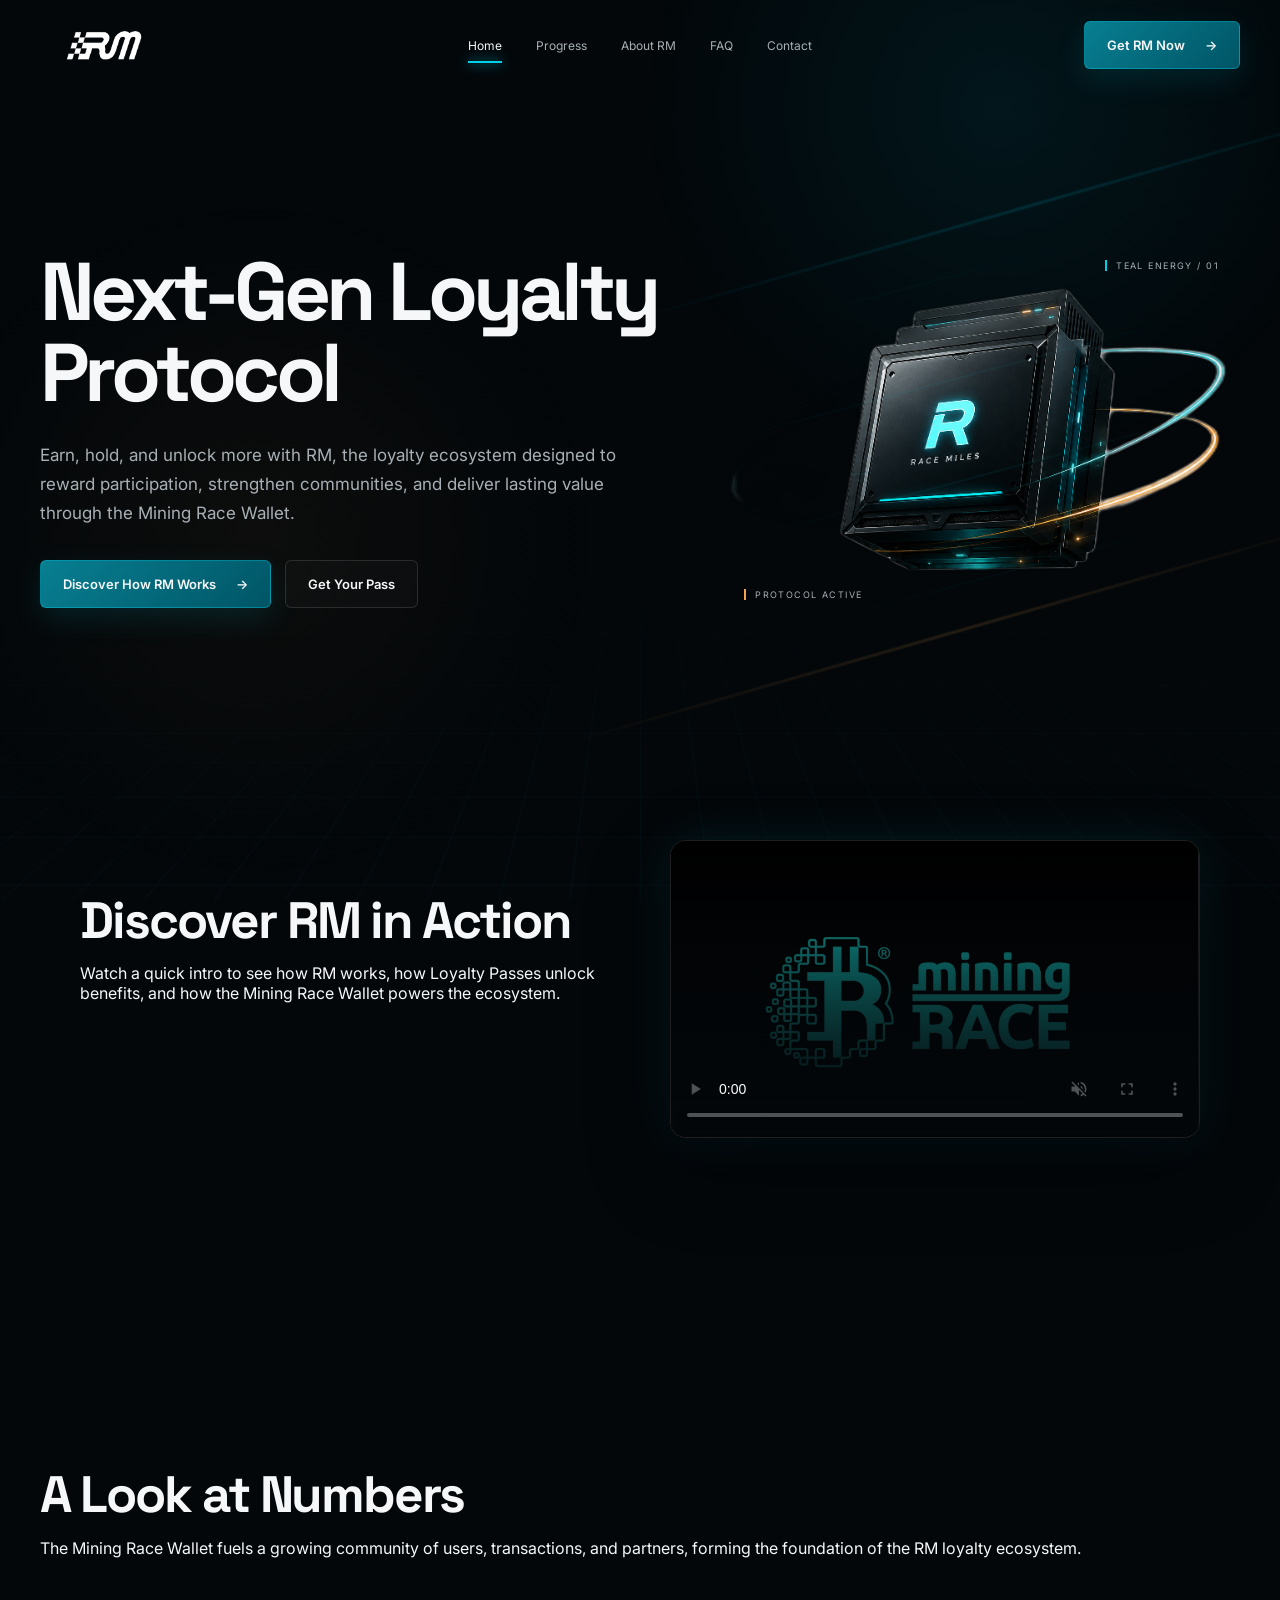
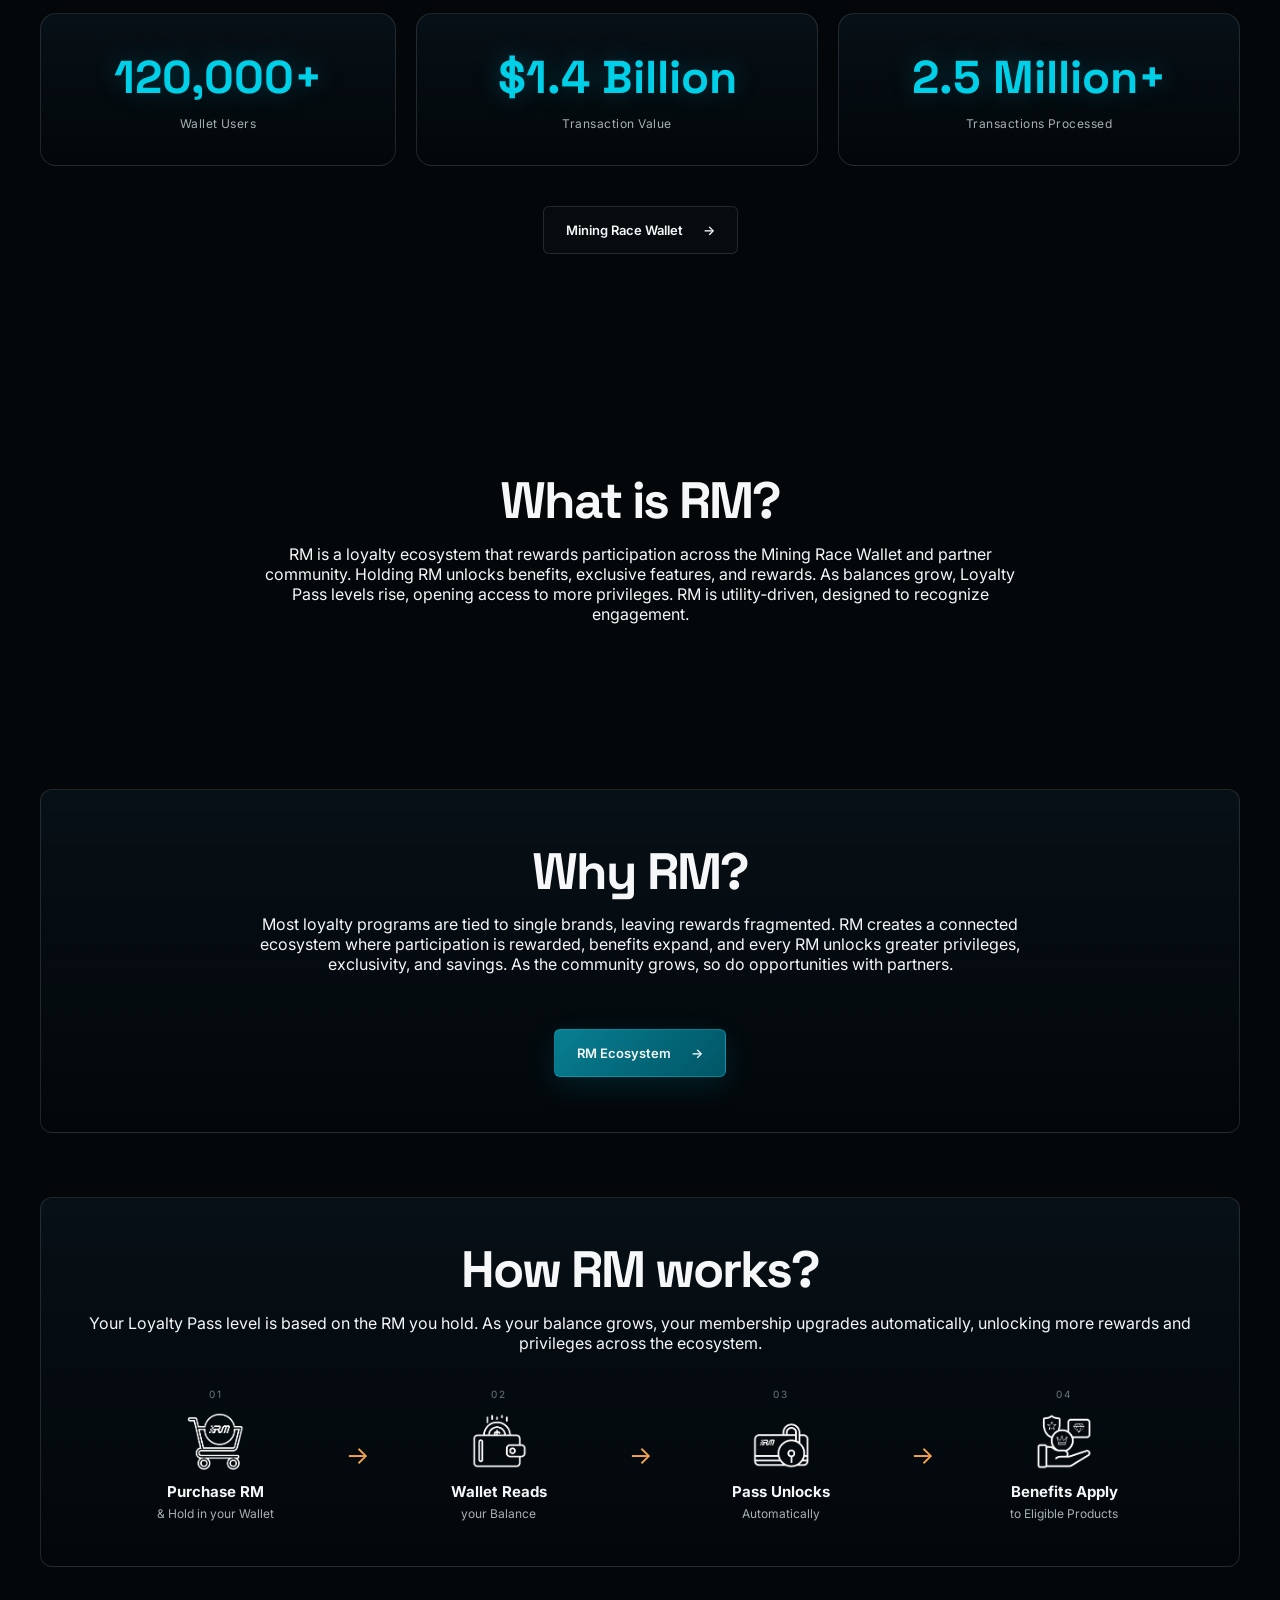
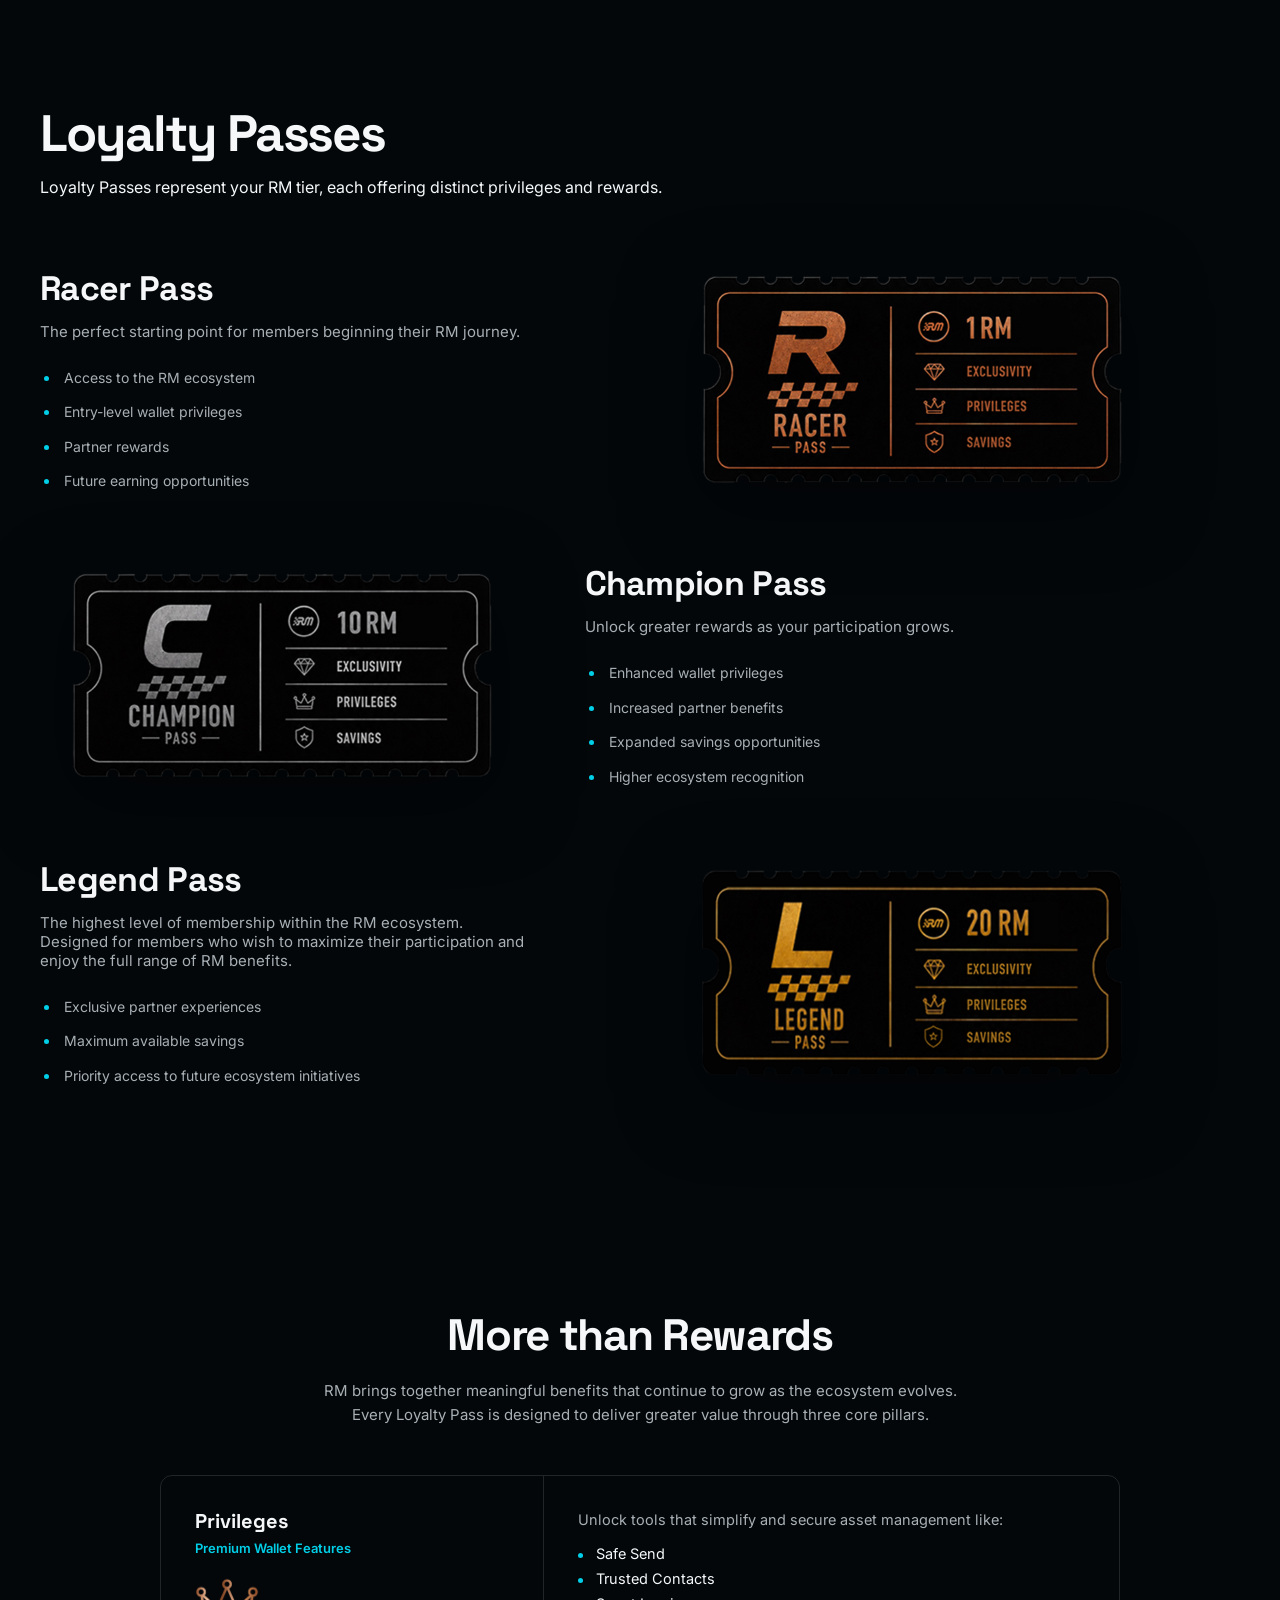
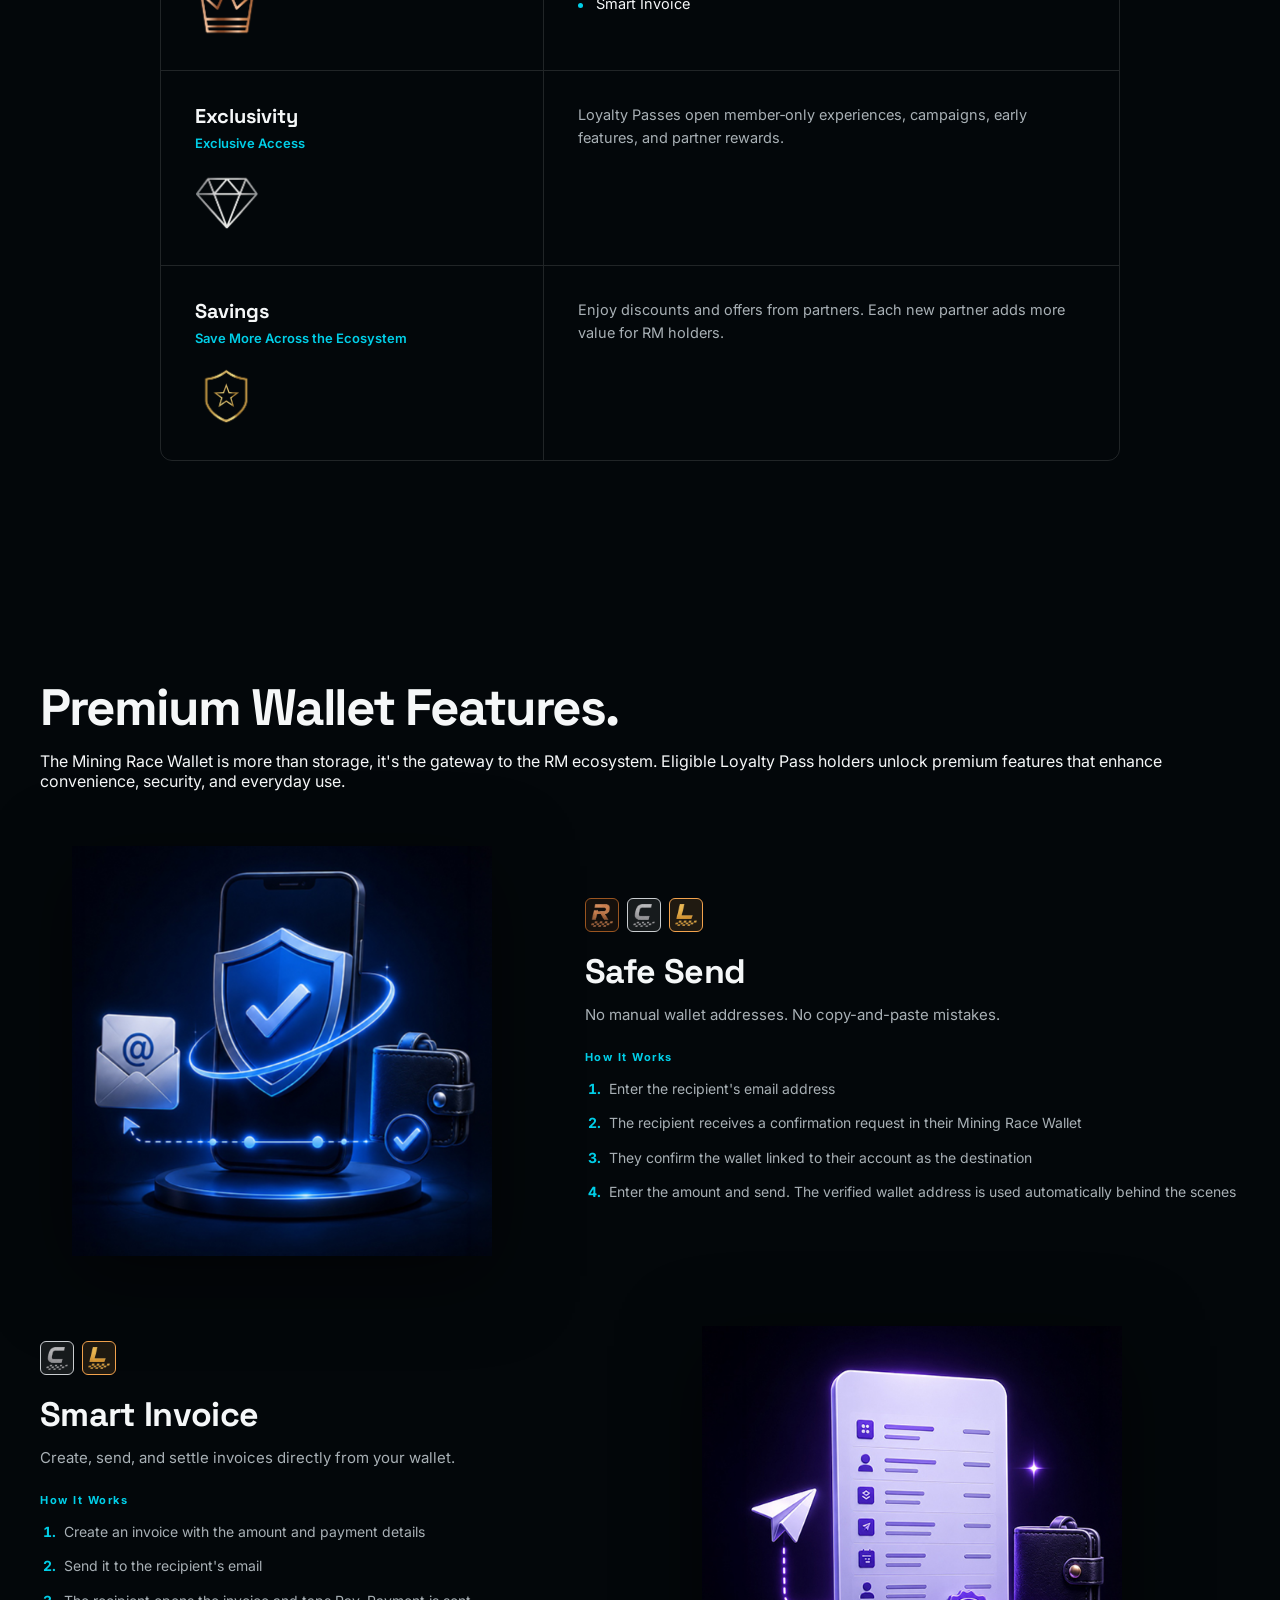
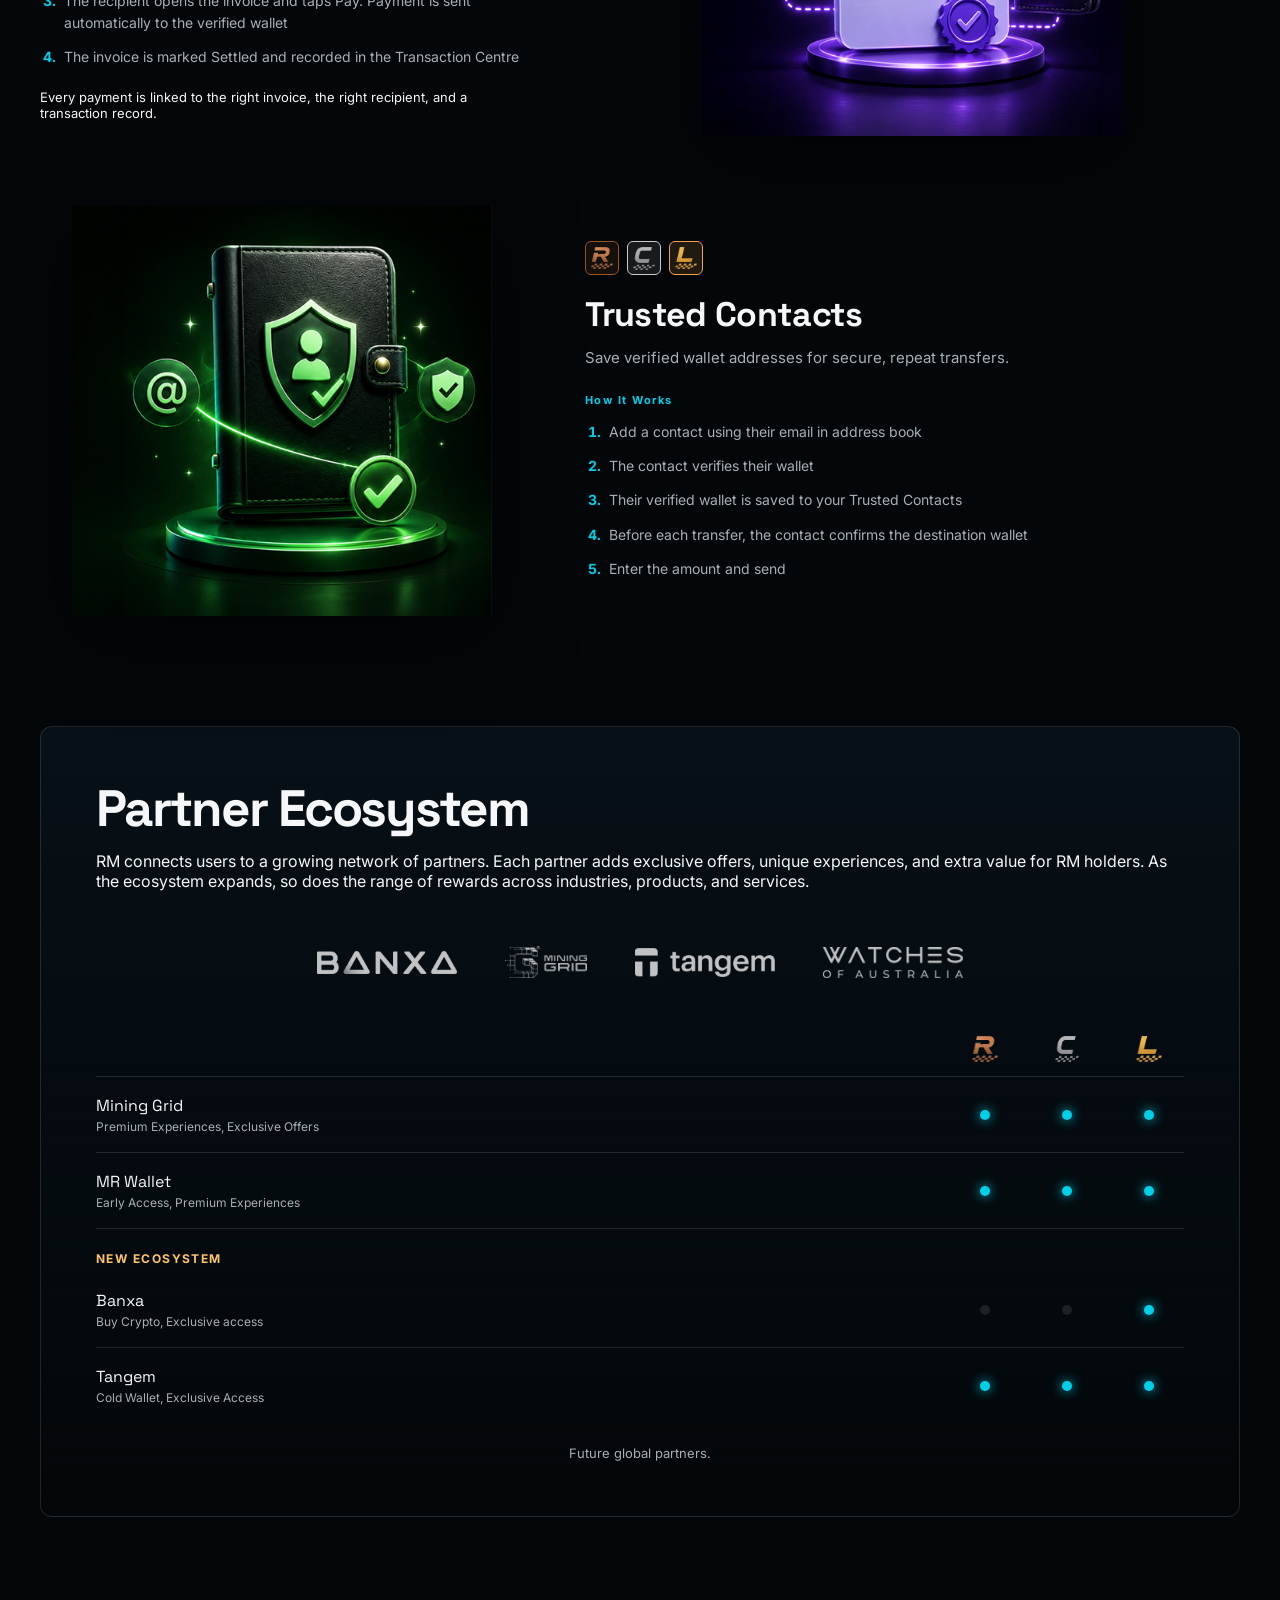
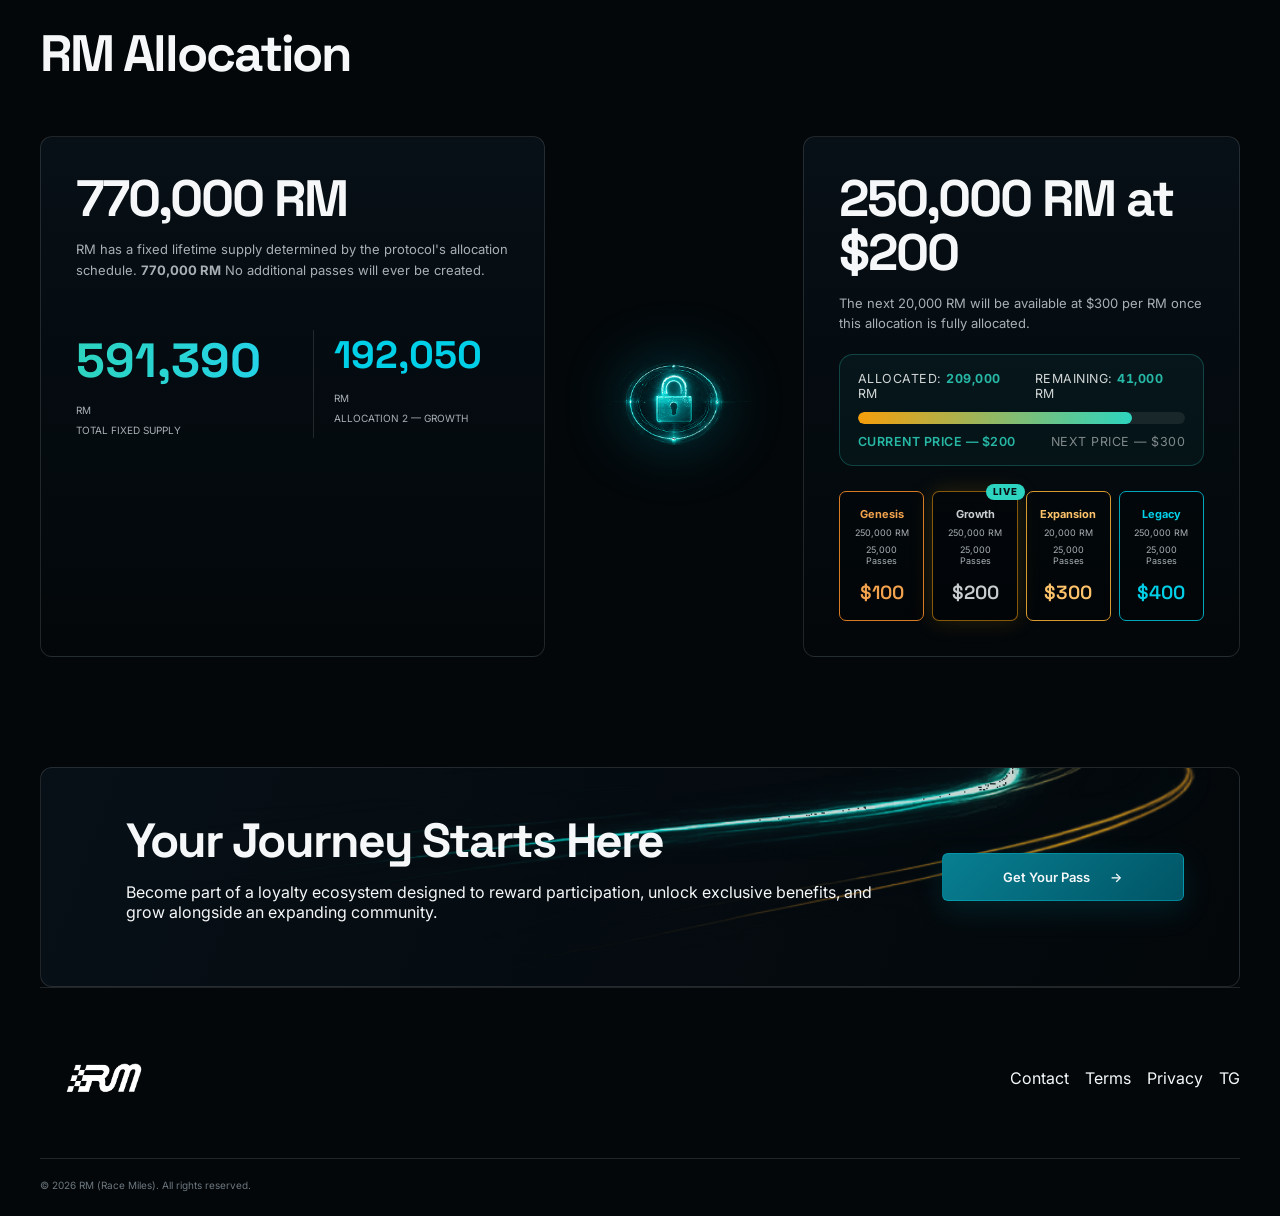
<file: index.html>
<!doctype html>
<html lang="en">
<head>
    <meta charset="utf-8">
    <meta name="viewport" content="width=device-width, initial-scale=1">
    <meta name="description" content="RM — the loyalty protocol of the Mining Race Wallet.">
    <title>RM — Race Miles | Loyalty Protocol</title>
    <link rel="preconnect" href="https://fonts.googleapis.com">
    <link rel="preconnect" href="https://fonts.gstatic.com" crossorigin>
    <link href="https://fonts.googleapis.com/css2?family=Inter:wght@400;500;600;700;800&family=Space+Grotesk:wght@500;600;700&display=swap" rel="stylesheet">
    <link rel="stylesheet" href="css/style.css">
</head>
<body>
<div class="site-bg" aria-hidden="true"><span class="trail trail-a"></span><span class="trail trail-b"></span><span class="grid-glow"></span></div>

<header class="header" id="header">
    <a class="brand" href="index.html" aria-label="RM home">
        <img class="rm-logo" src="assets/rm-logo.png"/>
    </a>
    <nav class="nav" id="nav" aria-label="Primary navigation">
        <a class="active" href="index.html">Home</a>
        <a href="protocol-progress.html">Progress</a>
        <a href="about.html">About RM</a>
        <a href="faq.html">FAQ</a>
        <a href="contact-us.html">Contact</a>
    </nav>
    <div class="header-actions">
        <a class="btn btn-primary" href="#cta">Get RM Now <span>→</span></a>
        <button class="menu-toggle" id="menuToggle" type="button" aria-label="Open navigation" aria-controls="nav" aria-expanded="false"><span></span><span></span><span></span></button>
    </div>
</header>

<main>
    <section class="hero section" id="home">
        <div class="hero-copy reveal">
            <h1>Next-Gen Loyalty Protocol</h1>
            <p class="lead">
                Earn, hold, and unlock more with RM, the loyalty ecosystem designed to reward participation, strengthen communities, and deliver lasting value through the Mining Race Wallet.
            </p>
            <div class="hero-actions">
                <a class="btn btn-primary" href="#ecosystem">Discover How RM Works <span>→</span></a>
                <a class="btn btn-ghost" href="#passes">Get Your Pass</a>
            </div>
        </div>

        <div class="hero-visual reveal" id="heroVisual" aria-label="Futuristic technology device visual">
            <img class="hero-img" src="assets/hero-device.png"/>
            <div class="hero-lines"></div>
            <div class="hero-tag tag-a">TEAL ENERGY / 01</div>
            <div class="hero-tag tag-b">PROTOCOL ACTIVE</div>
        </div>
        <section class="video section" id="watch">
            <div class="section-heading reveal">
                <h2>Discover RM in Action</h2>
                <p>Watch a quick intro to see how RM works, how Loyalty Passes unlock benefits, and how the Mining Race Wallet powers the ecosystem.</p>
            </div>
            <div class="video-frame reveal" id="videoFrame">
                <video class="video-player" controls id="watchVideo" preload="metadata" muted poster="assets/video-poster.png" playsinline>
                    <source src="https://mrace-public.s3.eu-central-1.amazonaws.com/race-miles-primary.mp4" type="video/mp4">
                    Your browser does not support embedded video. You can <a href="https://mrace-public.s3.eu-central-1.amazonaws.com/race-miles-primary.mp4">download the video here</a> instead.
                </video>

                <button class="video-big-play" id="videoBigPlay" type="button" aria-label="Play: The RM Loyalty Protocol, explained">
                    <span class="video-big-play-icon" aria-hidden="true"></span>
                </button>
            </div>
        </section>
    </section>

    <section class="wallet-stats section reveal" id="wallet-stats">
        <div class="section-heading">
            <h2>A Look at Numbers</h2>
            <p>The Mining Race Wallet fuels a growing community of users, transactions, and partners, forming the foundation of the RM loyalty ecosystem.</p>
        </div>
        <div class="wallet-stats-grid">
            <div class="wallet-stat">
                <strong
                    class="counter"
                    data-target="120000"
                    data-suffix="+"
                >120,000+</strong>
                <p>Wallet Users</p>
            </div>
            <div class="wallet-stat">
                <strong
                    class="counter"
                    data-target="1.4"
                    data-decimals="1"
                    data-prefix="$"
                    data-suffix=" Billion"
                >$1.4 Billion</strong>
                <p>Transaction Value</p>
            </div>
            <div class="wallet-stat">
                <strong
                    class="counter"
                    data-target="2.5"
                    data-decimals="1"
                    data-suffix=" Million+"
                >2.5 Million+</strong>
                <p>Transactions Processed</p>
            </div>
        </div>
        <div class="wallet-stats-cta">
            <a class="btn btn-ghost" href="about.html#wallet">Mining Race Wallet <span>→</span></a>
        </div>
    </section>

    <section class="rm-intro section reveal" id="what-is-rm">
        <div class="section-heading">
            <h2>What is RM?</h2>
            <p>RM is a loyalty ecosystem that rewards participation across the Mining Race Wallet and partner community. Holding RM unlocks benefits, exclusive features, and rewards. As balances grow, Loyalty Pass levels rise, opening access to more privileges. RM is utility‑driven, designed to recognize engagement.</p>
        </div>
    </section>

    <section class="rm-purpose section reveal panel" id="why-rm">
        <div class="section-heading">
            <h2>Why RM?</h2>
            <p>Most loyalty programs are tied to single brands, leaving rewards fragmented. RM creates a connected ecosystem where participation is rewarded, benefits expand, and every RM unlocks greater privileges, exclusivity, and savings. As the community grows, so do opportunities with partners.</p>
        </div>
        <a class="btn btn-primary" href="about.html">RM Ecosystem <span>→</span></a>
    </section>
    <section class="how section panel reveal" id="ecosystem">
        <div class="section-heading"><h2>How RM works?</h2><p>Your Loyalty Pass level is based on the RM you hold. As your balance grows, your membership upgrades automatically, unlocking more rewards and privileges across the ecosystem.</p></div>
        <div class="steps">
            <article><div class="step-num">01</div><img src="/assets/icons/icons_Purchase.png" class="step-icon"/><h3>Purchase RM</h3><p>&amp; Hold in your Wallet</p></article>
            <span class="connector">→</span>
            <article><div class="step-num">02</div><img src="/assets/icons/icons_Balance.png" class="step-icon"/><h3>Wallet Reads</h3><p>your Balance</p></article>
            <span class="connector">→</span>
            <article><div class="step-num">03</div><img src="/assets/icons/icons_Unlock.png" class="step-icon"/><h3>Pass Unlocks</h3><p>Automatically</p></article>
            <span class="connector">→</span>
            <article><div class="step-num">04</div><img src="/assets/icons/icons_benefits.png" class="step-icon"/><h3>Benefits Apply</h3><p>to Eligible Products</p></article>
        </div>
    </section>

    <section class="passes section" id="passes">
        <div class="section-heading reveal">
            <h2>Loyalty Passes</h2>
            <p>Loyalty Passes represent your RM tier, each offering distinct privileges and rewards.</p>
        </div>
        <div class="pass-details">
            <article class="privilege-card reverse reveal">
                <div class="privilege-media"><img src="assets/passes/racer_pass_black.png" alt="Racer Pass"></div>
                <div class="privilege-body">
                    <h3>Racer Pass</h3>
                    <p class="privilege-lead">The perfect starting point for members beginning their RM journey.</p>
                    <ul class="privilege-steps">
                        <li>Access to the RM ecosystem</li>
                        <li>Entry-level wallet privileges</li>
                        <li>Partner rewards</li>
                        <li>Future earning opportunities</li>
                    </ul>
                </div>
            </article>

            <article class="privilege-card reveal">
                <div class="privilege-media"><img src="assets/passes/champion_pass_black.png" alt="Champion Pass"></div>
                <div class="privilege-body">
                    <h3>Champion Pass</h3>
                    <p class="privilege-lead">Unlock greater rewards as your participation grows.</p>
                    <ul class="privilege-steps">
                        <li>Enhanced wallet privileges</li>
                        <li>Increased partner benefits</li>
                        <li>Expanded savings opportunities</li>
                        <li>Higher ecosystem recognition</li>
                    </ul>
                </div>
            </article>

            <article class="privilege-card reverse reveal">
                <div class="privilege-media"><img src="assets/passes/legend_pass_black.png" alt="Legend Pass"></div>
                <div class="privilege-body">
                    <h3>Legend Pass</h3>
                    <p class="privilege-lead">The highest level of membership within the RM ecosystem. Designed for members who wish to maximize their participation and enjoy the full range of RM benefits.</p>
                    <ul class="privilege-steps">
                        <li>Exclusive partner experiences</li>
                        <li>Maximum available savings</li>
                        <li>Priority access to future ecosystem initiatives</li>
                    </ul>
                </div>
            </article>
        </div>
    </section>
    <section class="benefits section">
        <div class="benefits-heading">
            <h2>More than Rewards</h2>
            <p>RM brings together meaningful benefits that continue to grow as the ecosystem evolves. Every Loyalty Pass is designed to deliver greater value through three core pillars.</p>
        </div>

        <div class="benefits-table">
            <div class="benefits-row">
                <div class="benefits-col-left">
                    <h3>Privileges</h3>
                    <h4>Premium Wallet Features</h4>
                    <div class="benefits-icon"><img src="assets/crown.png" alt="Privileges icon"></div>
                </div>
                <div class="benefits-col-right">
                    <p>Unlock tools that simplify and secure asset management like:</p>
                    <ul class="benefits-list">
                        <li>Safe Send</li>
                        <li>Trusted Contacts</li>
                        <li>Smart Invoice</li>
                    </ul>
                </div>
            </div>

            <div class="benefits-row">
                <div class="benefits-col-left">
                    <h3>Exclusivity</h3>
                    <h4>Exclusive Access</h4>
                    <div class="benefits-icon"><img src="assets/diamond.png" alt="Exclusivity icon"></div>
                </div>
                <div class="benefits-col-right">
                    <p>Loyalty Passes open member‑only experiences, campaigns, early features, and partner rewards.</p>
                </div>
            </div>

            <div class="benefits-row">
                <div class="benefits-col-left">
                    <h3>Savings</h3>
                    <h4>Save More Across the Ecosystem</h4>
                    <div class="benefits-icon"><img src="assets/shield.png" alt="Savings icon"></div>
                </div>
                <div class="benefits-col-right">
                    <p>Enjoy discounts and offers from partners. Each new partner adds more value for RM holders.</p>
                </div>
            </div>
        </div>
    </section>
    <section class="privileges section" id="privileges">
        <div class="section-heading reveal">
            <h2>Premium Wallet Features.</h2>
            <p>The Mining Race Wallet is more than storage, it's the gateway to the RM ecosystem. Eligible Loyalty Pass holders unlock premium features that enhance convenience, security, and everyday use.</p>
        </div>
        <div class="privilege-list">
            <article class="privilege-card reveal">
                <div class="privilege-media"><img src="assets/privilege-safe-send.png" alt="Safe Send" loading="lazy"></div>
                <div class="privilege-body">
                    <div class="privilege-tiers"><span class="tier-badge tier-r"><img src="assets/tier-r.png" alt="Racer Pass"></span><span class="tier-badge tier-c"><img src="assets/tier-c.png" alt="Champion Pass"></span><span class="tier-badge tier-l"><img src="assets/tier-l.png" alt="Legend Pass"></span></div>
                    <h3>Safe Send</h3>
                    <p class="privilege-lead">No manual wallet addresses. No copy-and-paste mistakes.</p>
                    <p class="privilege-how">How It Works</p>
                    <ol class="privilege-steps">
                        <li>Enter the recipient's email address</li>
                        <li>The recipient receives a confirmation request in their Mining Race Wallet</li>
                        <li>They confirm the wallet linked to their account as the destination</li>
                        <li>Enter the amount and send. The verified wallet address is used automatically behind the scenes</li>
                    </ol>
                </div>
            </article>

            <article class="privilege-card reverse reveal">
                <div class="privilege-media"><img src="assets/privilege-smart-invoice.png" alt="Smart Invoice" loading="lazy"></div>
                <div class="privilege-body">
                    <div class="privilege-tiers"><span class="tier-badge tier-c"><img src="assets/tier-c.png" alt="Champion Pass"></span><span class="tier-badge tier-l"><img src="assets/tier-l.png" alt="Legend Pass"></span></div>
                    <h3>Smart Invoice</h3>
                    <p class="privilege-lead">Create, send, and settle invoices directly from your wallet.</p>
                    <p class="privilege-how">How It Works</p>
                    <ol class="privilege-steps">
                        <li>Create an invoice with the amount and payment details</li>
                        <li>Send it to the recipient's email</li>
                        <li>The recipient opens the invoice and taps Pay. Payment is sent automatically to the verified wallet</li>
                        <li>The invoice is marked Settled and recorded in the Transaction Centre</li>
                    </ol>
                    <p class="privilege-foot">Every payment is linked to the right invoice, the right recipient, and a transaction record.</p>
                </div>
            </article>

            <article class="privilege-card reveal">
                <div class="privilege-media"><img src="assets/privilege-trusted-contacts.png" alt="Trusted Contacts" loading="lazy"></div>
                <div class="privilege-body">
                    <div class="privilege-tiers"><span class="tier-badge tier-r"><img src="assets/tier-r.png" alt="Racer Pass"></span><span class="tier-badge tier-c"><img src="assets/tier-c.png" alt="Champion Pass"></span><span class="tier-badge tier-l"><img src="assets/tier-l.png" alt="Legend Pass"></span></div>
                    <h3>Trusted Contacts</h3>
                    <p class="privilege-lead">Save verified wallet addresses for secure, repeat transfers.</p>
                    <p class="privilege-how">How It Works</p>
                    <ol class="privilege-steps">
                        <li>Add a contact using their email in address book</li>
                        <li>The contact verifies their wallet</li>
                        <li>Their verified wallet is saved to your Trusted Contacts</li>
                        <li>Before each transfer, the contact confirms the destination wallet</li>
                        <li>Enter the amount and send</li>
                    </ol>
                </div>
            </article>
        </div>
    </section>

    <section class="exclusivity section panel reveal" id="exclusivity">
        <div class="section-heading">
            <h2>Partner Ecosystem</h2>
            <p>RM connects users to a growing network of partners. Each partner adds exclusive offers, unique experiences, and extra value for RM holders. As the ecosystem expands, so does the range of rewards across industries, products, and services.</p>
        </div>
        <div class="partner-logos reveal">
            <img src="assets/partners/Banxa.png" alt="Partner logo">
            <img src="assets/partners/Mining_Grid.png" alt="Partner logo">
            <img src="assets/partners/Tangem.png" alt="Partner logo">
            <img src="assets/partners/watches_of_australia.png" alt="Partner logo">
        </div>
        <div class="partner-matrix">
            <div class="partner-row head"><span></span><span><img class="tier-head-icon" src="assets/tier-r.png" alt="Racer Pass"></span><span><img class="tier-head-icon" src="assets/tier-c.png" alt="Champion Pass"></span><span><img class="tier-head-icon" src="assets/tier-l.png" alt="Legend Pass"></span></div>
            <div class="partner-row"><span>Mining Grid<small>Premium Experiences, Exclusive Offers</small></span><span class="dot on"></span><span class="dot on"></span><span class="dot on"></span></div>
            <div class="partner-row"><span>MR Wallet<small>Early Access, Premium Experiences</small></span><span class="dot on"></span><span class="dot on"></span><span class="dot on"></span></div>
            <div class="partner-group">New Ecosystem</div>
            <div class="partner-row"><span>Banxa<small>Buy Crypto, Exclusive access</small></span><span class="dot"></span><span class="dot"></span><span class="dot on"></span></div>
            <div class="partner-row"><span>Tangem<small>Cold Wallet, Exclusive Access</small></span><span class="dot on"></span><span class="dot on"></span><span class="dot on"></span></div>
        </div>
        <p class="center-note">Future global partners.</p>
    </section>
    <section class="protocol section" id="protocol">
        <div class="section-heading">
            <h2>RM Allocation</h2>
        </div>
        <div class="supply " >
            <div class="supply-left panel reveal">
                <h2><span id="fixedSupplyTitleAmount">Calculating supply…</span></h2>
                <p>RM has a fixed lifetime supply determined by the protocol's allocation schedule. <b id="fixedSupplyDescriptionAmount"></b> No additional passes will ever be created.</p>
                <div class="stats">
                    <div class="stat-highlight"><strong class="counter" id="totalSupplyCounter" data-target="0">—</strong><span>RM<br>TOTAL FIXED SUPPLY</span></div>
                    <div><strong class="counter" id="activeAllocationCounter" data-target="0">—</strong><span>RM<br><span id="activeAllocationLabel"></span></span></div>
                </div>
            </div>
            <div class="lock-visual reveal"><img class="lock-img" src="assets/lock.png" alt="RM fixed supply lock" loading="lazy"></div>
            <div class="cycles panel reveal">
                <h2 id="allocationTitle">Fetching current terms…</h2>
                <p id="allocationDescription">Allocation details are being retrieved from the protocol.</p>

                <div class="allocation-progress is-hidden" id="allocationProgress" aria-busy="true">
                    <div class="alloc-head">
                        <span>ALLOCATED: <b id="allocSold">0</b> RM</span>
                        <span>REMAINING: <b id="allocRemaining">0</b> RM</span>
                    </div>
                    <div class="progress-track" role="progressbar" aria-label="Allocation progress" aria-valuemin="0" aria-valuenow="0">
                        <div class="progress-fill" id="allocFill"></div>
                    </div>
                    <div class="alloc-foot">
                        <span class="price-now" id="allocPriceNow"></span>
                        <span class="price-next" id="allocPriceNext"></span>
                    </div>
                </div>

                <div class="cycle-grid" id="allocationGrid" aria-live="polite" aria-busy="true">
                    <p class="allocation-status">Loading allocations…</p>
                </div>
            </div>
        </div>
    </section>


    <section class="cta section reveal" id="cta">
        <div class="cta-trail"></div>
        <img class="cta-track" src="assets/track.png" alt="" loading="lazy">
        <div class="cta-content">
            <h2>Your Journey Starts Here</h2>
            <p>Become part of a loyalty ecosystem designed to reward participation, unlock exclusive benefits, and grow alongside an expanding community.</p>
        </div>

        <a class="btn btn-primary cta-btn" href="faq.html">Get Your Pass <span>→</span></a>
    </section>
</main>

<footer class="footer">
    <div class="footer-top">
        <a class="brand" href="index.html" aria-label="RM home">
            <img class="rm-logo" src="assets/rm-logo.png"/>
        </a>
        <div class="links">
            <nav aria-label="Footer navigation">
                <a href="contact-us.html">Contact</a>
                <a href="terms-and-conditions.html">Terms</a>
                <a href="privacy-policy.html">Privacy</a>
            </nav>
            <div class="socials"><a href="https://t.me/miningrace">TG</a></div>
        </div>
    </div>
    <div class="footer-bottom">
        <span>© 2026 RM (Race Miles). All rights reserved.</span>
    </div>
</footer>

<script type="module" src="js/main.js"></script>
</body>
</html>
</file>
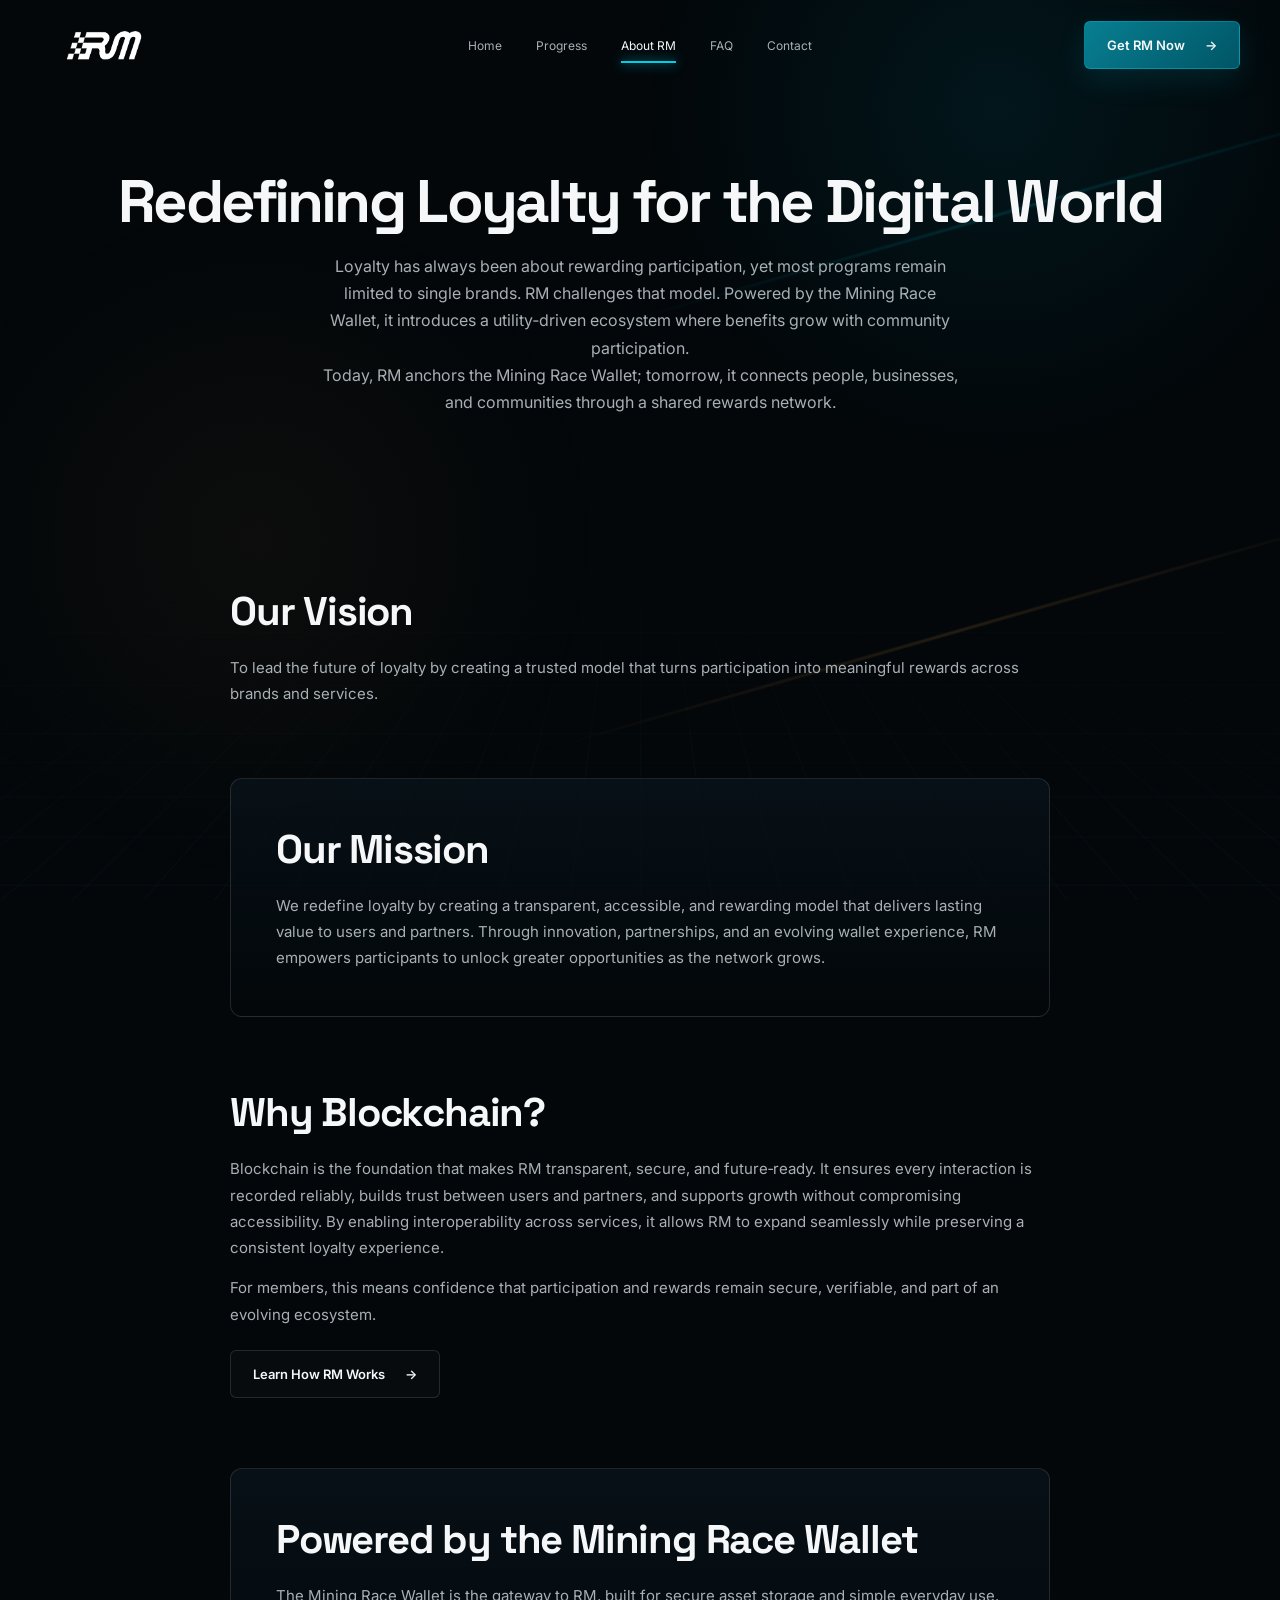
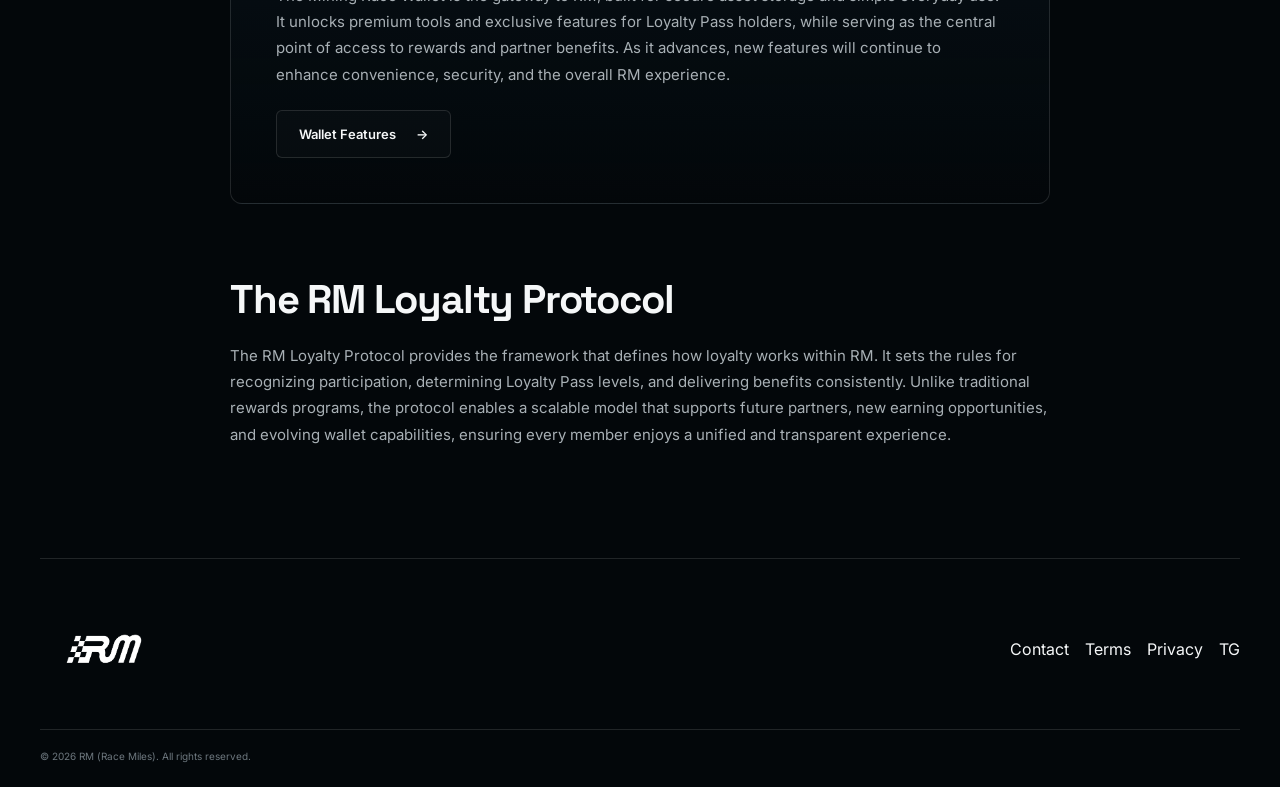
<file: about.html>
<!doctype html>
<html lang="en">
<head>
    <meta charset="utf-8">
    <meta name="viewport" content="width=device-width, initial-scale=1">
    <meta name="description" content="About RM — the loyalty protocol of the Mining Race Wallet. Our story, vision, mission, and how the protocol works.">
    <title>About RM — RM (Race Miles) Loyalty Protocol</title>
    <link rel="preconnect" href="https://fonts.googleapis.com">
    <link rel="preconnect" href="https://fonts.gstatic.com" crossorigin>
    <link href="https://fonts.googleapis.com/css2?family=Inter:wght@400;500;600;700;800&family=Space+Grotesk:wght@500;600;700&display=swap" rel="stylesheet">
    <link rel="stylesheet" href="css/style.css">
</head>
<body>
<div class="site-bg" aria-hidden="true"><span class="trail trail-a"></span><span class="trail trail-b"></span><span class="grid-glow"></span></div>

<header class="header" id="header">
    <a class="brand" href="index.html" aria-label="RM home">
        <img class="rm-logo" src="assets/rm-logo.png"/>
    </a>
    <nav class="nav" id="nav" aria-label="Primary navigation">
        <a class="active" href="index.html">Home</a>
        <a href="protocol-progress.html">Progress</a>
        <a href="about.html">About RM</a>
        <a href="faq.html">FAQ</a>
        <a href="contact-us.html">Contact</a>
    </nav>
    <div class="header-actions">
        <a class="btn btn-primary" href="index.html#cta">Get RM Now <span>→</span></a>
        <button class="menu-toggle" id="menuToggle" type="button" aria-label="Open navigation" aria-controls="nav" aria-expanded="false"><span></span><span></span><span></span></button>
    </div>
</header>

<main>
    <section class="page-hero section reveal">
        <h1>Redefining Loyalty for the Digital World</h1>
        <p>Loyalty has always been about rewarding participation, yet most programs remain limited to single brands. RM challenges that model. Powered by the Mining Race Wallet, it introduces a utility‑driven ecosystem where benefits grow with community participation.</p>
        <p>Today, RM anchors the Mining Race Wallet; tomorrow, it connects people, businesses, and communities through a shared rewards network.</p>
    </section>

    <section class="section">
        <div class="content-block reveal">
            <h2>Our Vision</h2>
            <p>To lead the future of loyalty by creating a trusted model that turns participation into meaningful rewards across brands and services.</p>
        </div>

        <div class="content-block panel reveal">
            <h2>Our Mission</h2>
            <p>We redefine loyalty by creating a transparent, accessible, and rewarding model that delivers lasting value to users and partners. Through innovation, partnerships, and an evolving wallet experience, RM empowers participants to unlock greater opportunities as the network grows.</p>
        </div>

        <div class="content-block reveal">
            <h2>Why Blockchain?</h2>
            <p>Blockchain is the foundation that makes RM transparent, secure, and future‑ready. It ensures every interaction is recorded reliably, builds trust between users and partners, and supports growth without compromising accessibility. By enabling interoperability across services, it allows RM to expand seamlessly while preserving a consistent loyalty experience.</p>
            <p>For members, this means confidence that participation and rewards remain secure, verifiable, and part of an evolving ecosystem.</p>
            <a class="btn btn-ghost" href="index.html#ecosystem">Learn How RM Works <span>→</span></a>
        </div>

        <div class="content-block panel reveal" id="wallet">
            <h2>Powered by the Mining Race Wallet</h2>
            <p>The Mining Race Wallet is the gateway to RM, built for secure asset storage and simple everyday use. It unlocks premium tools and exclusive features for Loyalty Pass holders, while serving as the central point of access to rewards and partner benefits. As it advances, new features will continue to enhance convenience, security, and the overall RM experience.</p>
            <a class="btn btn-ghost" href="index.html#privileges">Wallet Features <span>→</span></a>
        </div>

        <div class="content-block reveal">
            <h2>The RM Loyalty Protocol</h2>
            <p>The RM Loyalty Protocol provides the framework that defines how loyalty works within RM. It sets the rules for recognizing participation, determining Loyalty Pass levels, and delivering benefits consistently. Unlike traditional rewards programs, the protocol enables a scalable model that supports future partners, new earning opportunities, and evolving wallet capabilities, ensuring every member enjoys a unified and transparent experience.</p>
        </div>
    </section>
</main>

<footer class="footer">
    <div class="footer-top">
        <a class="brand" href="index.html" aria-label="RM home">
            <img class="rm-logo" src="assets/rm-logo.png"/>
        </a>
        <div class="links">
            <nav aria-label="Footer navigation">
                <a href="contact-us.html">Contact</a>
                <a href="terms-and-conditions.html">Terms</a>
                <a href="privacy-policy.html">Privacy</a>
            </nav>
            <div class="socials"><a href="https://t.me/miningrace">TG</a></div>
        </div>
    </div>
    <div class="footer-bottom">
        <span>© 2026 RM (Race Miles). All rights reserved.</span>
    </div>
</footer>

<script type="module" src="js/main.js"></script>
</body>
</html>
</file>
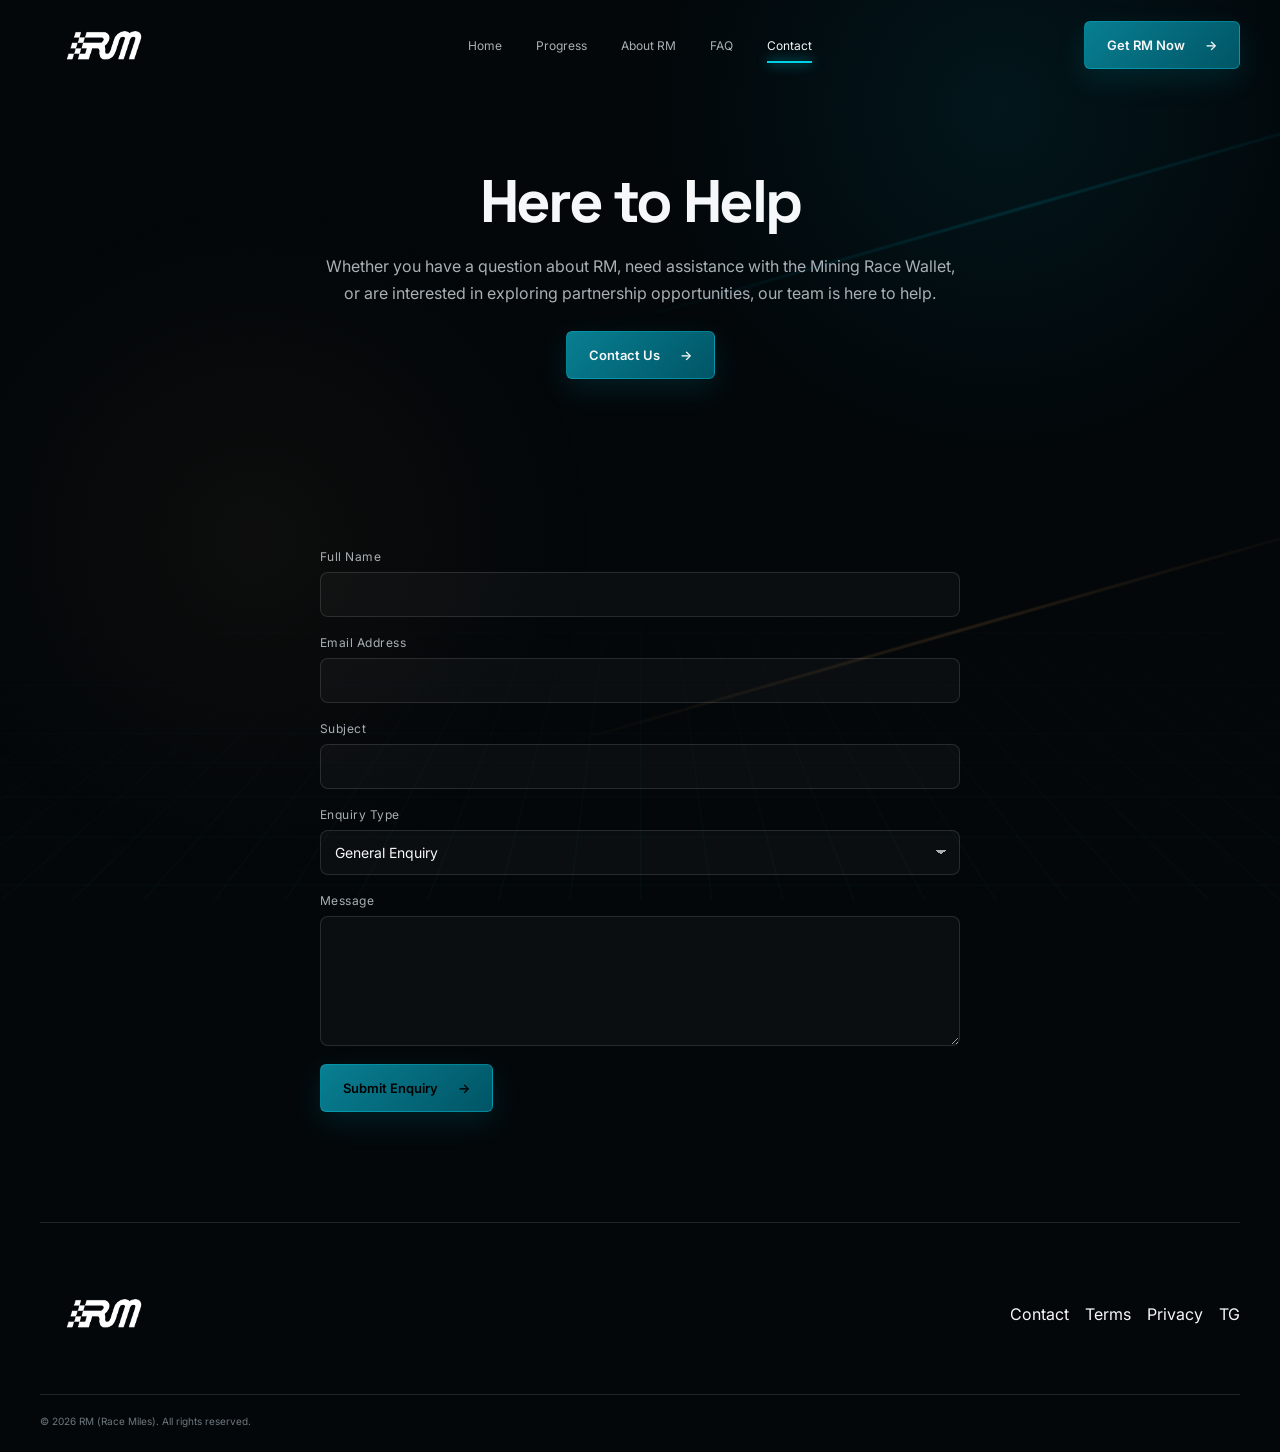
<file: contact-us.html>
<!doctype html>
<html lang="en">
<head>
    <meta charset="utf-8">
    <meta name="viewport" content="width=device-width, initial-scale=1">
    <meta name="description" content="Contact the RM team for questions about the loyalty protocol, the Mining Race Wallet, or partnership opportunities.">
    <title>Contact Us — RM (Race Miles) Loyalty Protocol</title>
    <link rel="preconnect" href="https://fonts.googleapis.com">
    <link rel="preconnect" href="https://fonts.gstatic.com" crossorigin>
    <link href="https://fonts.googleapis.com/css2?family=Inter:wght@400;500;600;700;800&family=Space+Grotesk:wght@500;600;700&display=swap" rel="stylesheet">
    <link rel="stylesheet" href="css/style.css">
</head>
<body>
<div class="site-bg" aria-hidden="true"><span class="trail trail-a"></span><span class="trail trail-b"></span><span class="grid-glow"></span></div>

<header class="header" id="header">
    <a class="brand" href="index.html" aria-label="RM home">
        <img class="rm-logo" src="assets/rm-logo.png"/>
    </a>
    <nav class="nav" id="nav" aria-label="Primary navigation">
        <a class="active" href="index.html">Home</a>
        <a href="protocol-progress.html">Progress</a>
        <a href="about.html">About RM</a>
        <a href="faq.html">FAQ</a>
        <a href="contact-us.html">Contact</a>
    </nav>
    <div class="header-actions">
        <a class="btn btn-primary" href="index.html#cta">Get RM Now <span>→</span></a>
        <button class="menu-toggle" id="menuToggle" type="button" aria-label="Open navigation" aria-controls="nav" aria-expanded="false"><span></span><span></span><span></span></button>
    </div>
</header>

<main>
    <section class="page-hero section reveal">
        <h1>Here to Help</h1>
        <p>Whether you have a question about RM, need assistance with the Mining Race Wallet, or are interested in exploring partnership opportunities, our team is here to help.</p>
        <a class="btn btn-primary" href="#contact-form">Contact Us <span>→</span></a>
    </section>

    <section class="section" id="contact-form">
        <form class="contact-form reveal" id="contactForm" novalidate>
            <div class="form-status" id="formStatus" role="status" aria-live="polite" tabindex="-1"></div>
            <div class="form-row">
                <label for="fullName">Full Name</label>
                <input type="text" id="fullName" name="fullName" autocomplete="name" required minlength="2" aria-describedby="fullNameError">
                <p class="field-error" id="fullNameError"></p>
            </div>
            <div class="form-row">
                <label for="email">Email Address</label>
                <input type="email" id="email" name="email" autocomplete="email" required aria-describedby="emailError">
                <p class="field-error" id="emailError"></p>
            </div>
            <div class="form-row">
                <label for="subject">Subject</label>
                <input type="text" id="subject" name="subject" required minlength="3" aria-describedby="subjectError">
                <p class="field-error" id="subjectError"></p>
            </div>
            <div class="form-row">
                <label for="enquiryType">Enquiry Type</label>
                <select id="enquiryType" name="enquiryType" required aria-describedby="enquiryTypeError">
                    <option value="general">General Enquiry</option>
                    <option value="technical">Technical Support</option>
                    <option value="partnership">Partnership Enquiry</option>
                    <option value="media">Media &amp; Press</option>
                    <option value="other">Other</option>
                </select>
                <p class="field-error" id="enquiryTypeError"></p>
            </div>
            <div class="form-row">
                <label for="message">Message</label>
                <textarea id="message" name="message" required minlength="10" aria-describedby="messageError"></textarea>
                <p class="field-error" id="messageError"></p>
            </div>
            <button class="btn btn-primary" type="submit">Submit Enquiry <span>→</span></button>
        </form>
    </section>
</main>

<footer class="footer">
    <div class="footer-top">
        <a class="brand" href="index.html" aria-label="RM home">
            <img class="rm-logo" src="assets/rm-logo.png"/>
        </a>
        <div class="links">
            <nav aria-label="Footer navigation">
                <a href="contact-us.html">Contact</a>
                <a href="terms-and-conditions.html">Terms</a>
                <a href="privacy-policy.html">Privacy</a>
            </nav>
            <div class="socials"><a href="https://t.me/miningrace">TG</a></div>
        </div>
    </div>
    <div class="footer-bottom">
        <span>© 2026 RM (Race Miles). All rights reserved.</span>
    </div>
</footer>

<script type="module" src="js/main.js"></script>
</body>
</html>
</file>
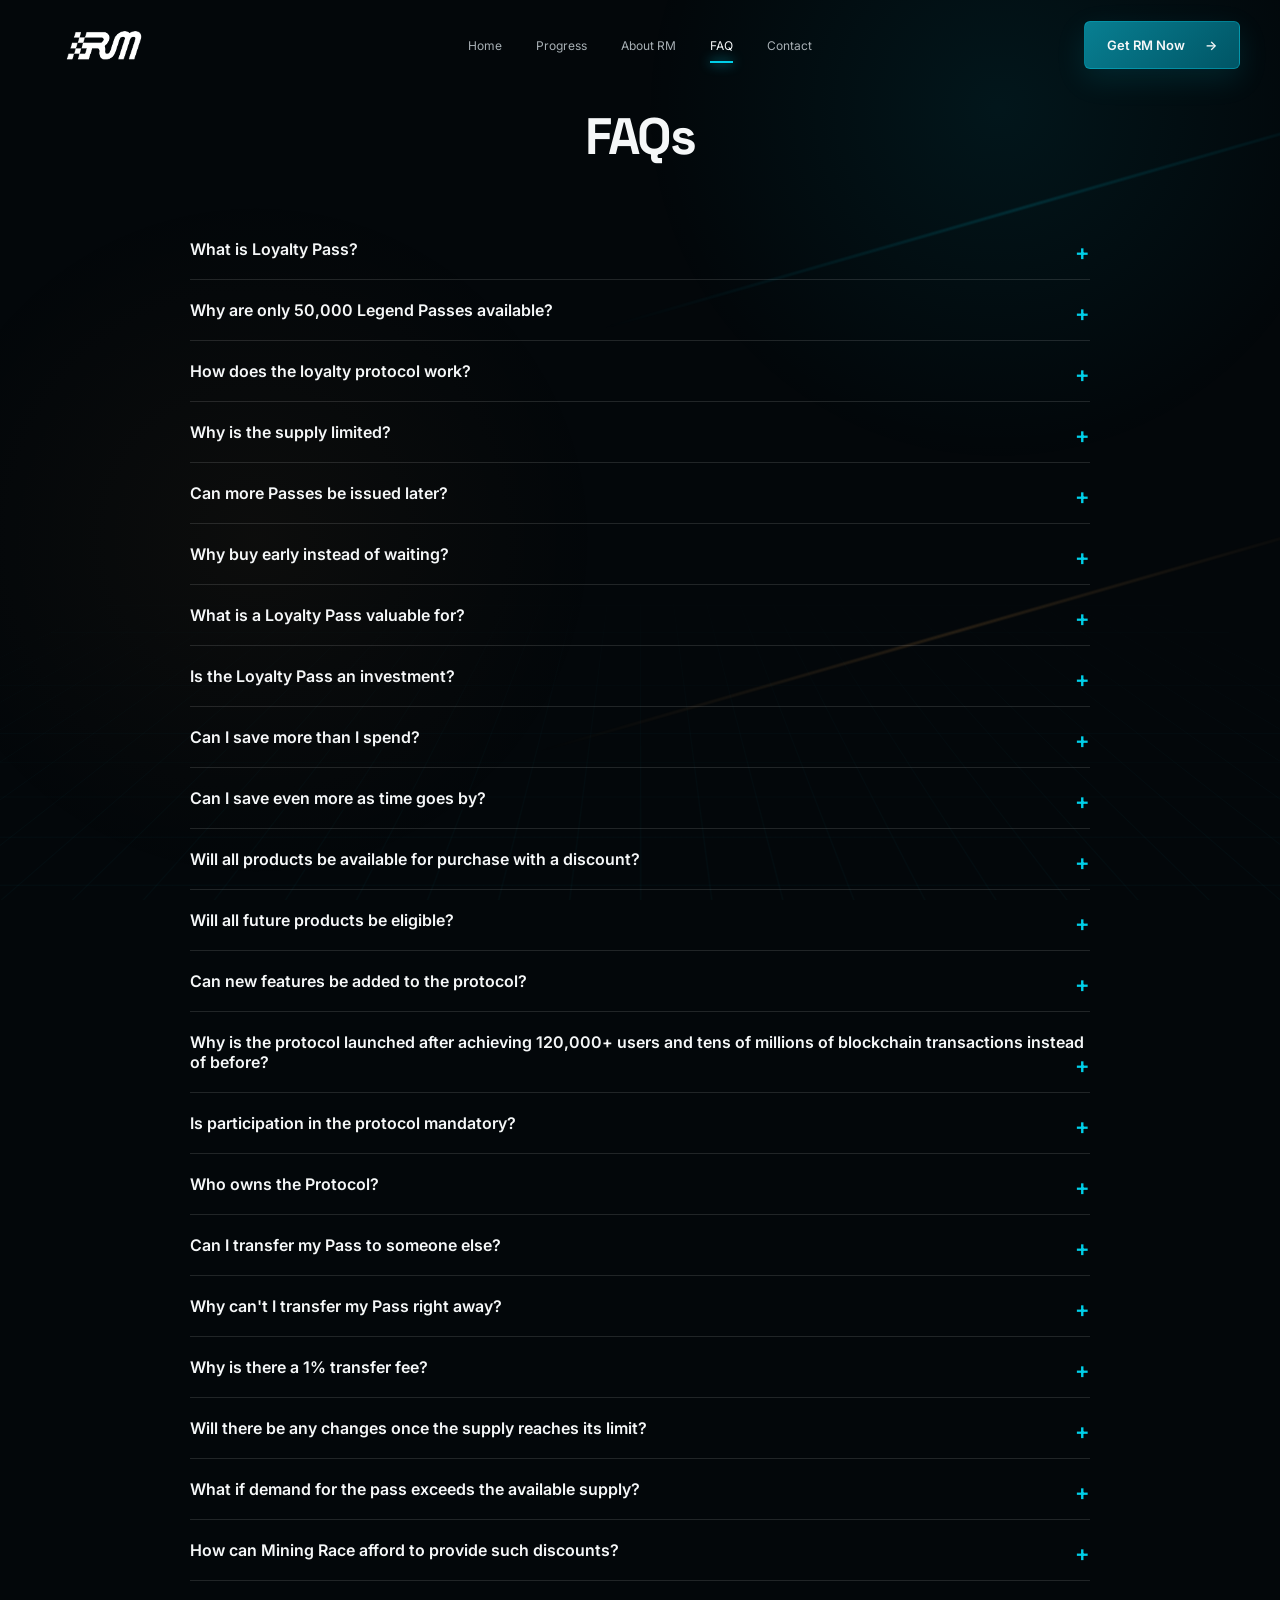
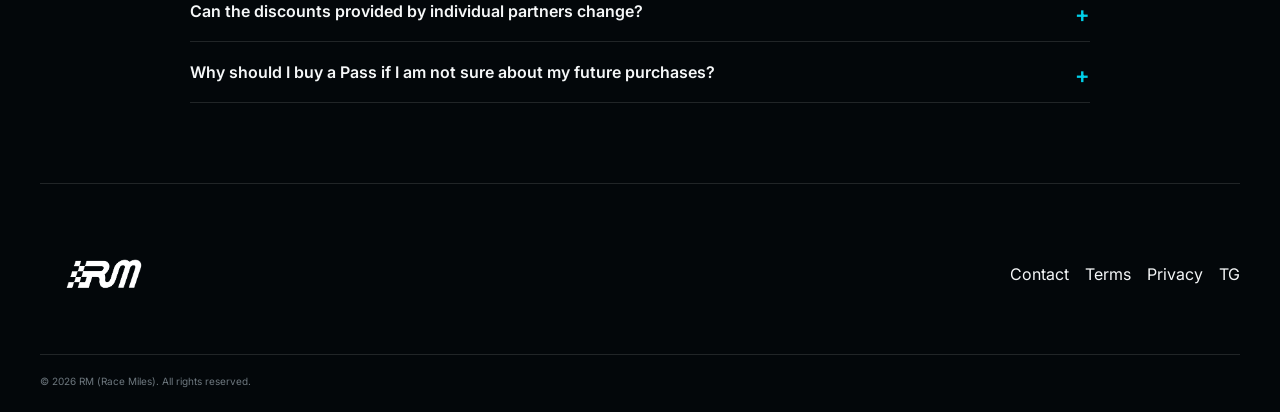
<file: faq.html>
<!doctype html>
<html lang="en">
<head>
    <meta charset="utf-8">
    <meta name="viewport" content="width=device-width, initial-scale=1">
    <meta name="description" content="Frequently asked questions about RM, Loyalty Passes, and the Mining Race Wallet loyalty protocol.">
    <title>FAQ — RM (Race Miles) Loyalty Protocol</title>
    <link rel="preconnect" href="https://fonts.googleapis.com">
    <link rel="preconnect" href="https://fonts.gstatic.com" crossorigin>
    <link href="https://fonts.googleapis.com/css2?family=Inter:wght@400;500;600;700;800&family=Space+Grotesk:wght@500;600;700&display=swap" rel="stylesheet">
    <link rel="stylesheet" href="css/style.css">
</head>
<body>
<div class="site-bg" aria-hidden="true"><span class="trail trail-a"></span><span class="trail trail-b"></span><span class="grid-glow"></span></div>

<header class="header" id="header">
    <a class="brand" href="index.html" aria-label="RM home">
        <img class="rm-logo" src="assets/rm-logo.png"/>
    </a>
    <nav class="nav" id="nav" aria-label="Primary navigation">
        <a class="active" href="index.html">Home</a>
        <a href="protocol-progress.html">Progress</a>
        <a href="about.html">About RM</a>
        <a href="faq.html">FAQ</a>
        <a href="contact-us.html">Contact</a>
    </nav>
    <div class="header-actions">
        <a class="btn btn-primary" href="index.html#cta">Get RM Now <span>→</span></a>
        <button class="menu-toggle" id="menuToggle" type="button" aria-label="Open navigation" aria-controls="nav" aria-expanded="false"><span></span><span></span><span></span></button>
    </div>
</header>

<main>
    <section class="faq section">
        <div class="section-heading reveal">
            <h2>FAQs</h2>
        </div>
        <div class="faq-list">
            <details class="reveal"><summary>What is Loyalty Pass?</summary><p>Loyalty Pass is a digital pass determined by the amount of RM the user is holding.</p></details>
            <details class="reveal"><summary>Why are only 50,000 Legend Passes available?</summary><p>Allocation is below the current Mining Race Wallet user base of over 120,000 users, making it available in limited supply from launch.</p></details>
            <details class="reveal"><summary>How does the loyalty protocol work?</summary><p>Mining Race Wallet checks your blockchain address for how much RM you have on a daily basis. Depending on the amount of RM in your Wallet, the system automatically activates the relevant Wallet Pass and its benefits in a fully decentralized manner. There is no need to manually activate your Wallet Pass since it will be updated depending on your RM holdings in real time.</p></details>
            <details class="reveal"><summary>Why is the supply limited?</summary><p>A limited supply encourages early adoption while maintaining the value of the loyalty program for existing holders. Furthermore, the fixed supply allows partners to provide maximal loyalty program benefits for all participants.</p></details>
            <details class="reveal"><summary>Can more Passes be issued later?</summary><p>The protocol has a set supply that cannot be exceeded, and there are no plans to issue additional passes beyond the initial allocation.</p></details>
            <details class="reveal"><summary>Why buy early instead of waiting?</summary><p>The loyalty program contribution amount for the first 250K RM is the lowest possible compared to future allocations, providing the same utility and benefits. The longer you wait for the next allocation tier, the higher the contribution for the same amount of RM you will have to make.</p></details>
            <details class="reveal"><summary>What is a Loyalty Pass valuable for?</summary><p>Loyalty Pass provides discounts and benefits for users, partners, and additional exclusive services within the Mining Race Wallet ecosystem. The value is in the perks offered as well as future wallet updates.</p></details>
            <details class="reveal"><summary>Is the Loyalty Pass an investment?</summary><p>No. The Loyalty Pass is a product that provides discounts and benefits. It does not offer any sort of ownership, dividends, revenues, profit participation, or future value guarantees.</p></details>
            <details class="reveal"><summary>Can I save more than I spend?</summary><p>Yes. Depending on how much you purchase within the ecosystem, your savings can potentially exceed your initial spending.</p></details>
            <details class="reveal"><summary>Can I save even more as time goes by?</summary><p>Yes. Your savings can increase as you reach higher Spot levels, Hash Price, Mining Card price, buy more products with a discount, and as additional partners join the loyalty program.</p></details>
            <details class="reveal"><summary>Will all products be available for purchase with a discount?</summary><p>Mining Race may add additional products to the list of eligible items over time. As new products become available, they will be added to the list of those that can be purchased with a discount.</p></details>
            <details class="reveal"><summary>Will all future products be eligible?</summary><p>Mining Race may expand the list of eligible products over time. New products and promotions will be announced as they become available.</p></details>
            <details class="reveal"><summary>Can new features be added to the protocol?</summary><p>Yes. Additional benefits, partners, and eligibility items can be added to the protocol over time with the same supply.</p></details>
            <details class="reveal"><summary>Why is the protocol launched after achieving 120,000+ users and tens of millions of blockchain transactions instead of before?</summary><p>The ecosystem was created before the launch of the loyalty protocol. The protocol's utility serves to reward an existing active user base that spends within the ecosystem and offers them benefits from day one.</p></details>
            <details class="reveal"><summary>Is participation in the protocol mandatory?</summary><p>The Loyalty Pass is optional. We encourage all our users to participate in the new program and enjoy all the benefits it brings. However, it is not mandatory.</p></details>
            <details class="reveal"><summary>Who owns the Protocol?</summary><p>Mining Race develops and operates the ecosystem's wallet and products. The RM Foundation oversees the issuance of RM and is responsible for the protocol's rules, maintenance, and treasury management. Mining Race is the founding ecosystem that utilizes the protocol, whereas the Foundation is a separate organization that ensures the protocol's independence and sustainability.</p></details>
            <details class="reveal"><summary>Can I transfer my Pass to someone else?</summary><p>Yes. Transfers to other users will be eligible after the protocol's full allocation or within a six-month period.</p></details>
            <details class="reveal"><summary>Why can't I transfer my Pass right away?</summary><p>Transfers will be gradually enabled to ensure fair allocation of the initial supply among all users.</p></details>
            <details class="reveal"><summary>Why is there a 1% transfer fee?</summary><p>Every transfer helps fund the Loyalty Treasury to provide more benefits and discounts for all Pass holders.</p></details>
            <details class="reveal"><summary>Will there be any changes once the supply reaches its limit?</summary><p>After full allocation, there will be no additional passes available for purchase. After the initial six-month period, transfers will be enabled, and all new users will receive passes from existing holders.</p></details>
            <details class="reveal"><summary>What if demand for the pass exceeds the available supply?</summary><p>Once the protocol reaches its maximum supply, there will be no further passes available.</p></details>
            <details class="reveal"><summary>How can Mining Race afford to provide such discounts?</summary><p>Mining Race provides discounts thanks to the existing and prospective partner ecosystem, as well as the future value of the loyalty treasury.</p></details>
            <details class="reveal"><summary>Can the discounts provided by individual partners change?</summary><p>Individual partner discounts may fluctuate; however, the general trend is one of continuous expansion in benefits and added value for Pass holders.</p></details>
            <details class="reveal"><summary>Why should I buy a Pass if I am not sure about my future purchases?</summary><p>A Pass is ideal for long-term community members who plan to utilize the full potential of the Mining Race Wallet. A Pass entitles you to exclusive wallet features, partner discounts, and periodic rewards as a long-term member of the Mining Race Wallet community. The more you spend within the ecosystem, the more benefits you get over time.</p></details>
        </div>
    </section>

</main>

<footer class="footer">
    <div class="footer-top">
        <a class="brand" href="index.html" aria-label="RM home">
            <img class="rm-logo" src="assets/rm-logo.png"/>
        </a>
        <div class="links">
            <nav aria-label="Footer navigation">
                <a href="contact-us.html">Contact</a>
                <a href="terms-and-conditions.html">Terms</a>
                <a href="privacy-policy.html">Privacy</a>
            </nav>
            <div class="socials"><a href="https://t.me/miningrace">TG</a></div>
        </div>
    </div>
    <div class="footer-bottom">
        <span>© 2026 RM (Race Miles). All rights reserved.</span>
    </div>
</footer>

<script type="module" src="js/main.js"></script>
</body>
</html>
</file>
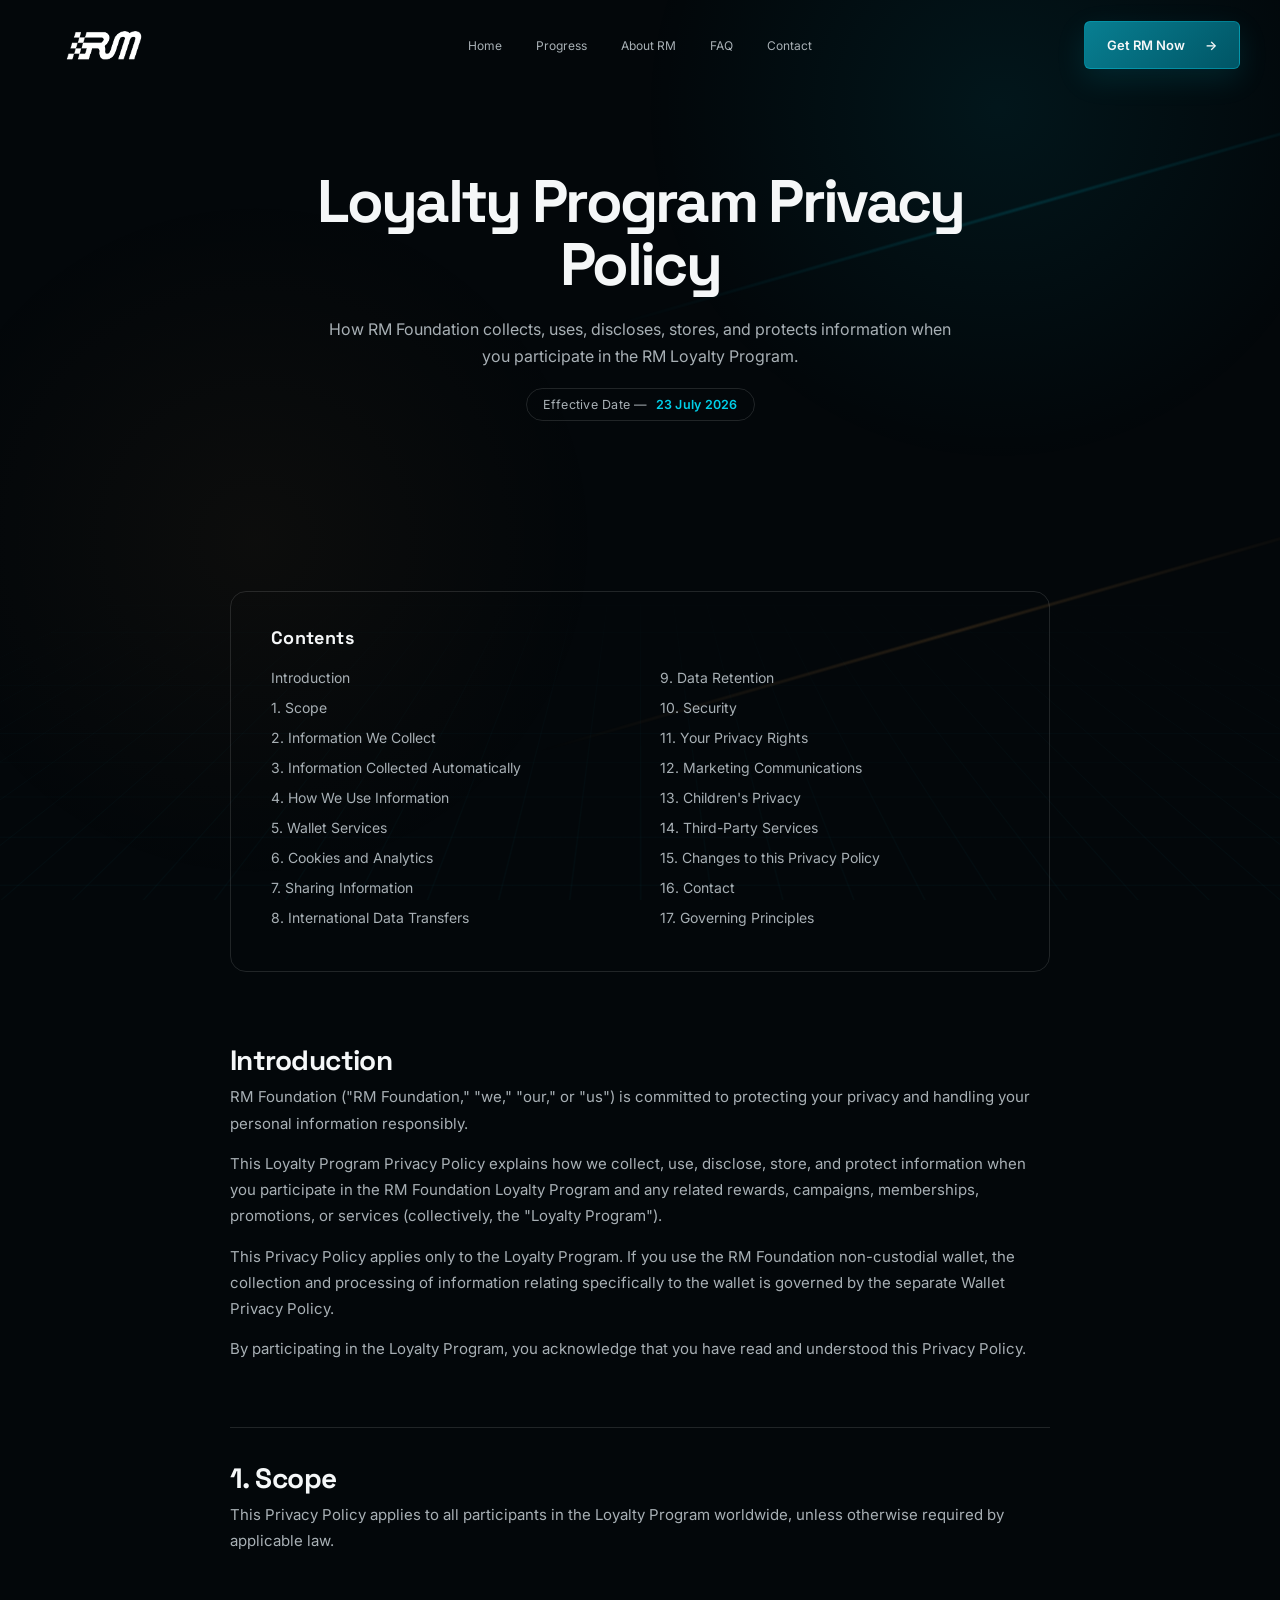
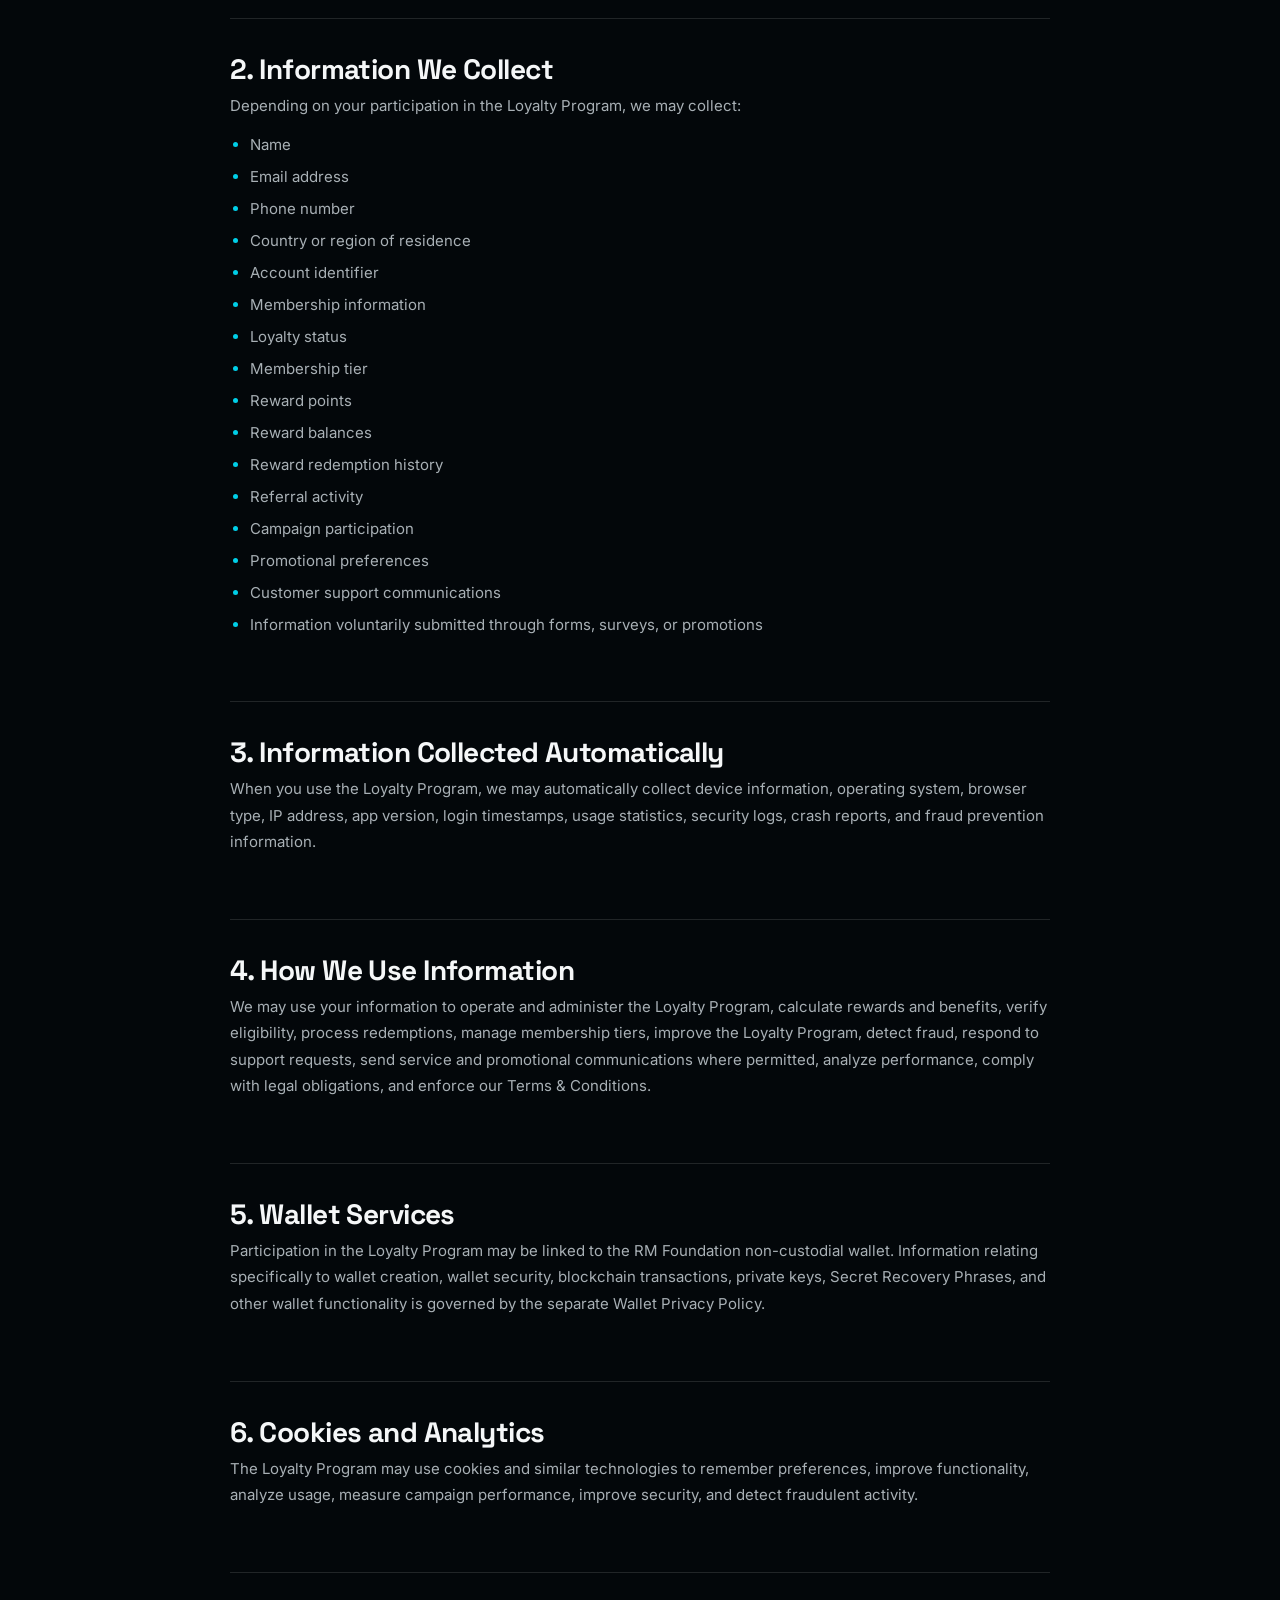
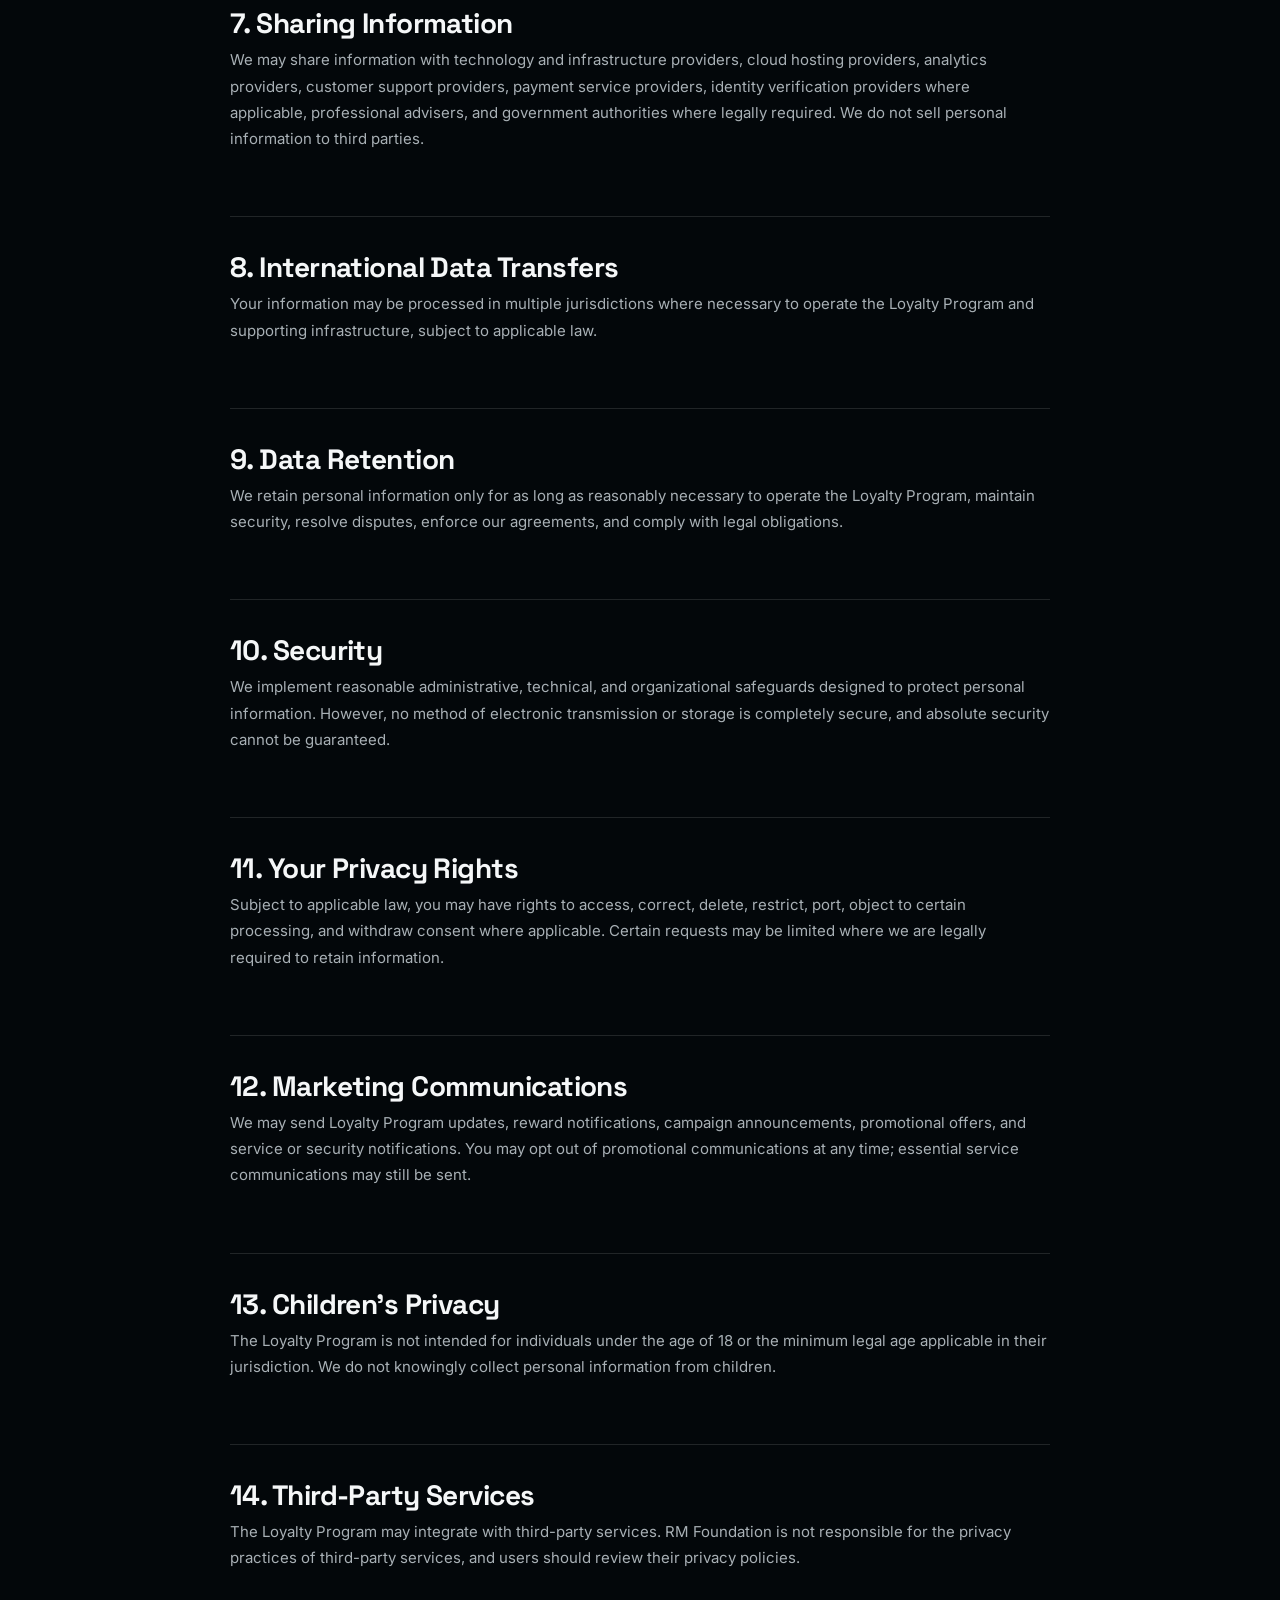
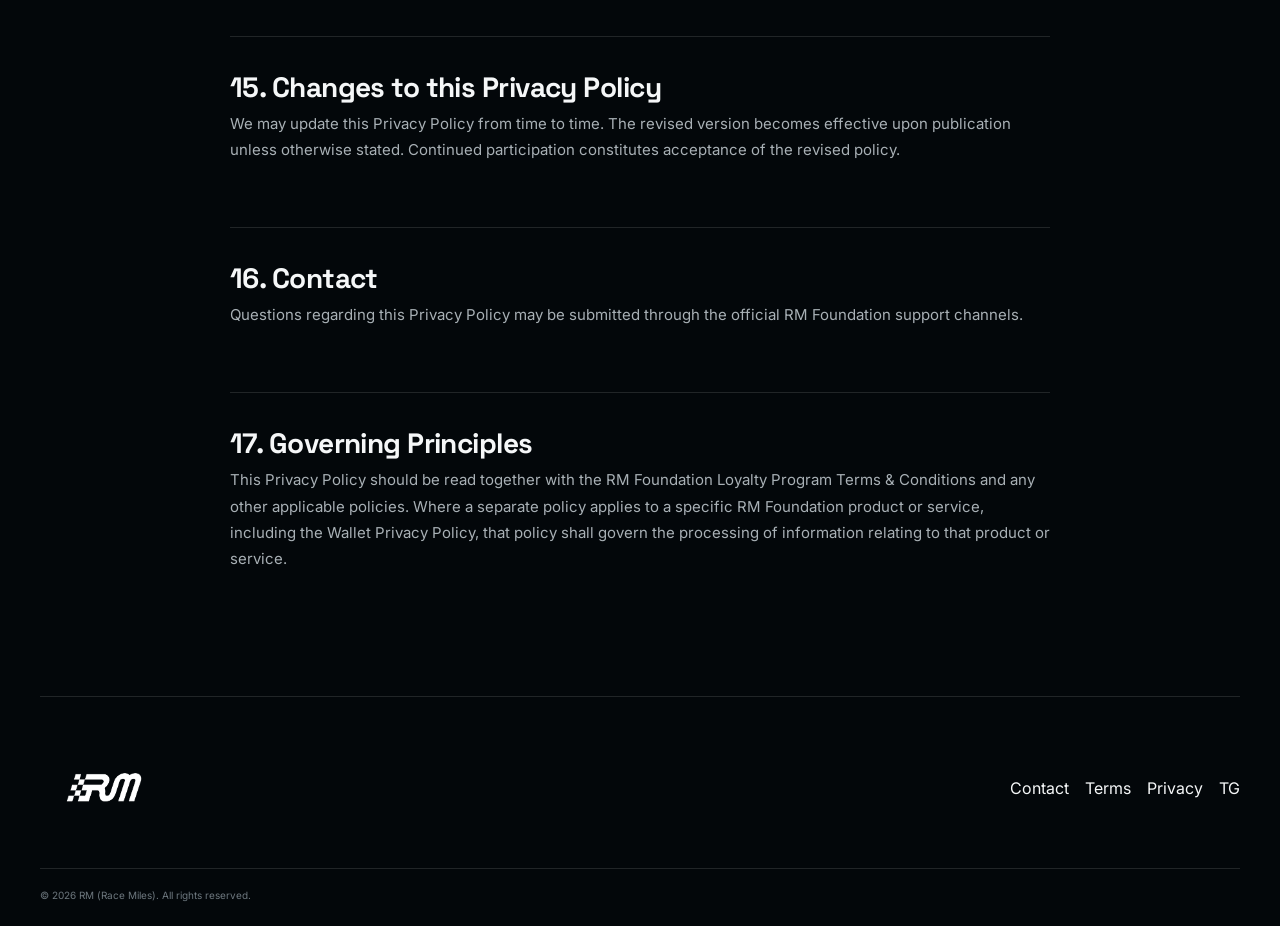
<file: privacy-policy.html>
<!doctype html>
<html lang="en">
<head>
    <meta charset="utf-8">
    <meta name="viewport" content="width=device-width, initial-scale=1">
    <meta name="description" content="RM Foundation Loyalty Program Privacy Policy — how we collect, use, disclose, store, and protect information when you participate in the RM Loyalty Program.">
    <title>Privacy Policy — RM (Race Miles) Loyalty Protocol</title>
    <link rel="preconnect" href="https://fonts.googleapis.com">
    <link rel="preconnect" href="https://fonts.gstatic.com" crossorigin>
    <link href="https://fonts.googleapis.com/css2?family=Inter:wght@400;500;600;700;800&family=Space+Grotesk:wght@500;600;700&display=swap" rel="stylesheet">
    <link rel="stylesheet" href="css/style.css">
</head>
<body>
<div class="site-bg" aria-hidden="true"><span class="trail trail-a"></span><span class="trail trail-b"></span><span class="grid-glow"></span></div>

<header class="header" id="header">
    <a class="brand" href="index.html" aria-label="RM home">
        <img class="rm-logo" src="assets/rm-logo.png"/>
    </a>
    <nav class="nav" id="nav" aria-label="Primary navigation">
        <a class="active" href="index.html">Home</a>
        <a href="protocol-progress.html">Progress</a>
        <a href="about.html">About RM</a>
        <a href="faq.html">FAQ</a>
        <a href="contact-us.html">Contact</a>
    </nav>
    <div class="header-actions">
        <a class="btn btn-primary" href="index.html#cta">Get RM Now <span>→</span></a>
        <button class="menu-toggle" id="menuToggle" type="button" aria-label="Open navigation" aria-controls="nav" aria-expanded="false"><span></span><span></span><span></span></button>
    </div>
</header>

<main>
    <section class="page-hero section reveal">
        <div class="legal-hero">
            <h1>Loyalty Program Privacy Policy</h1>
            <p>How RM Foundation collects, uses, discloses, stores, and protects information when you participate in the RM Loyalty Program.</p>
            <div class="legal-effective">Effective Date — <b>23 July 2026</b></div>
        </div>
    </section>

    <section class="section">
        <nav class="legal-toc" aria-label="Table of contents">
            <h2>Contents</h2>
            <ol>
                <li><a href="#section-1">Introduction</a></li>
                <li><a href="#section-2">1. Scope</a></li>
                <li><a href="#section-3">2. Information We Collect</a></li>
                <li><a href="#section-4">3. Information Collected Automatically</a></li>
                <li><a href="#section-5">4. How We Use Information</a></li>
                <li><a href="#section-6">5. Wallet Services</a></li>
                <li><a href="#section-7">6. Cookies and Analytics</a></li>
                <li><a href="#section-8">7. Sharing Information</a></li>
                <li><a href="#section-9">8. International Data Transfers</a></li>
                <li><a href="#section-10">9. Data Retention</a></li>
                <li><a href="#section-11">10. Security</a></li>
                <li><a href="#section-12">11. Your Privacy Rights</a></li>
                <li><a href="#section-13">12. Marketing Communications</a></li>
                <li><a href="#section-14">13. Children's Privacy</a></li>
                <li><a href="#section-15">14. Third-Party Services</a></li>
                <li><a href="#section-16">15. Changes to this Privacy Policy</a></li>
                <li><a href="#section-17">16. Contact</a></li>
                <li><a href="#section-18">17. Governing Principles</a></li>            </ol>
        </nav>

        <div class="legal-doc">
            <h2 id="section-1">Introduction</h2>
            <p>RM Foundation ("RM Foundation," "we," "our," or "us") is committed to protecting your privacy and handling your personal information responsibly.</p>
            <p>This Loyalty Program Privacy Policy explains how we collect, use, disclose, store, and protect information when you participate in the RM Foundation Loyalty Program and any related rewards, campaigns, memberships, promotions, or services (collectively, the "Loyalty Program").</p>
            <p>This Privacy Policy applies only to the Loyalty Program. If you use the RM Foundation non-custodial wallet, the collection and processing of information relating specifically to the wallet is governed by the separate Wallet Privacy Policy.</p>
            <p>By participating in the Loyalty Program, you acknowledge that you have read and understood this Privacy Policy.</p>
            <h2 id="section-2">1. Scope</h2>
            <p>This Privacy Policy applies to all participants in the Loyalty Program worldwide, unless otherwise required by applicable law.</p>
            <h2 id="section-3">2. Information We Collect</h2>
            <p>Depending on your participation in the Loyalty Program, we may collect:</p>
            <ul>
                <li>Name</li>
                <li>Email address</li>
                <li>Phone number</li>
                <li>Country or region of residence</li>
                <li>Account identifier</li>
                <li>Membership information</li>
                <li>Loyalty status</li>
                <li>Membership tier</li>
                <li>Reward points</li>
                <li>Reward balances</li>
                <li>Reward redemption history</li>
                <li>Referral activity</li>
                <li>Campaign participation</li>
                <li>Promotional preferences</li>
                <li>Customer support communications</li>
                <li>Information voluntarily submitted through forms, surveys, or promotions</li>
            </ul>
            <h2 id="section-4">3. Information Collected Automatically</h2>
            <p>When you use the Loyalty Program, we may automatically collect device information, operating system, browser type, IP address, app version, login timestamps, usage statistics, security logs, crash reports, and fraud prevention information.</p>
            <h2 id="section-5">4. How We Use Information</h2>
            <p>We may use your information to operate and administer the Loyalty Program, calculate rewards and benefits, verify eligibility, process redemptions, manage membership tiers, improve the Loyalty Program, detect fraud, respond to support requests, send service and promotional communications where permitted, analyze performance, comply with legal obligations, and enforce our Terms &amp; Conditions.</p>
            <h2 id="section-6">5. Wallet Services</h2>
            <p>Participation in the Loyalty Program may be linked to the RM Foundation non-custodial wallet. Information relating specifically to wallet creation, wallet security, blockchain transactions, private keys, Secret Recovery Phrases, and other wallet functionality is governed by the separate Wallet Privacy Policy.</p>
            <h2 id="section-7">6. Cookies and Analytics</h2>
            <p>The Loyalty Program may use cookies and similar technologies to remember preferences, improve functionality, analyze usage, measure campaign performance, improve security, and detect fraudulent activity.</p>
            <h2 id="section-8">7. Sharing Information</h2>
            <p>We may share information with technology and infrastructure providers, cloud hosting providers, analytics providers, customer support providers, payment service providers, identity verification providers where applicable, professional advisers, and government authorities where legally required. We do not sell personal information to third parties.</p>
            <h2 id="section-9">8. International Data Transfers</h2>
            <p>Your information may be processed in multiple jurisdictions where necessary to operate the Loyalty Program and supporting infrastructure, subject to applicable law.</p>
            <h2 id="section-10">9. Data Retention</h2>
            <p>We retain personal information only for as long as reasonably necessary to operate the Loyalty Program, maintain security, resolve disputes, enforce our agreements, and comply with legal obligations.</p>
            <h2 id="section-11">10. Security</h2>
            <p>We implement reasonable administrative, technical, and organizational safeguards designed to protect personal information. However, no method of electronic transmission or storage is completely secure, and absolute security cannot be guaranteed.</p>
            <h2 id="section-12">11. Your Privacy Rights</h2>
            <p>Subject to applicable law, you may have rights to access, correct, delete, restrict, port, object to certain processing, and withdraw consent where applicable. Certain requests may be limited where we are legally required to retain information.</p>
            <h2 id="section-13">12. Marketing Communications</h2>
            <p>We may send Loyalty Program updates, reward notifications, campaign announcements, promotional offers, and service or security notifications. You may opt out of promotional communications at any time; essential service communications may still be sent.</p>
            <h2 id="section-14">13. Children's Privacy</h2>
            <p>The Loyalty Program is not intended for individuals under the age of 18 or the minimum legal age applicable in their jurisdiction. We do not knowingly collect personal information from children.</p>
            <h2 id="section-15">14. Third-Party Services</h2>
            <p>The Loyalty Program may integrate with third-party services. RM Foundation is not responsible for the privacy practices of third-party services, and users should review their privacy policies.</p>
            <h2 id="section-16">15. Changes to this Privacy Policy</h2>
            <p>We may update this Privacy Policy from time to time. The revised version becomes effective upon publication unless otherwise stated. Continued participation constitutes acceptance of the revised policy.</p>
            <h2 id="section-17">16. Contact</h2>
            <p>Questions regarding this Privacy Policy may be submitted through the official RM Foundation support channels.</p>
            <h2 id="section-18">17. Governing Principles</h2>
            <p>This Privacy Policy should be read together with the RM Foundation Loyalty Program Terms &amp; Conditions and any other applicable policies. Where a separate policy applies to a specific RM Foundation product or service, including the Wallet Privacy Policy, that policy shall govern the processing of information relating to that product or service.</p>
        </div>
    </section>
</main>

<footer class="footer">
    <div class="footer-top">
        <a class="brand" href="index.html" aria-label="RM home">
            <img class="rm-logo" src="assets/rm-logo.png"/>
        </a>
        <div class="links">
            <nav aria-label="Footer navigation">
                <a href="contact-us.html">Contact</a>
                <a href="terms-and-conditions.html">Terms</a>
                <a href="privacy-policy.html">Privacy</a>
            </nav>
            <div class="socials"><a href="https://t.me/miningrace">TG</a></div>
        </div>
    </div>
    <div class="footer-bottom">
        <span>© 2026 RM (Race Miles). All rights reserved.</span>
    </div>
</footer>

<script type="module" src="js/main.js"></script>
</body>
</html>
</file>
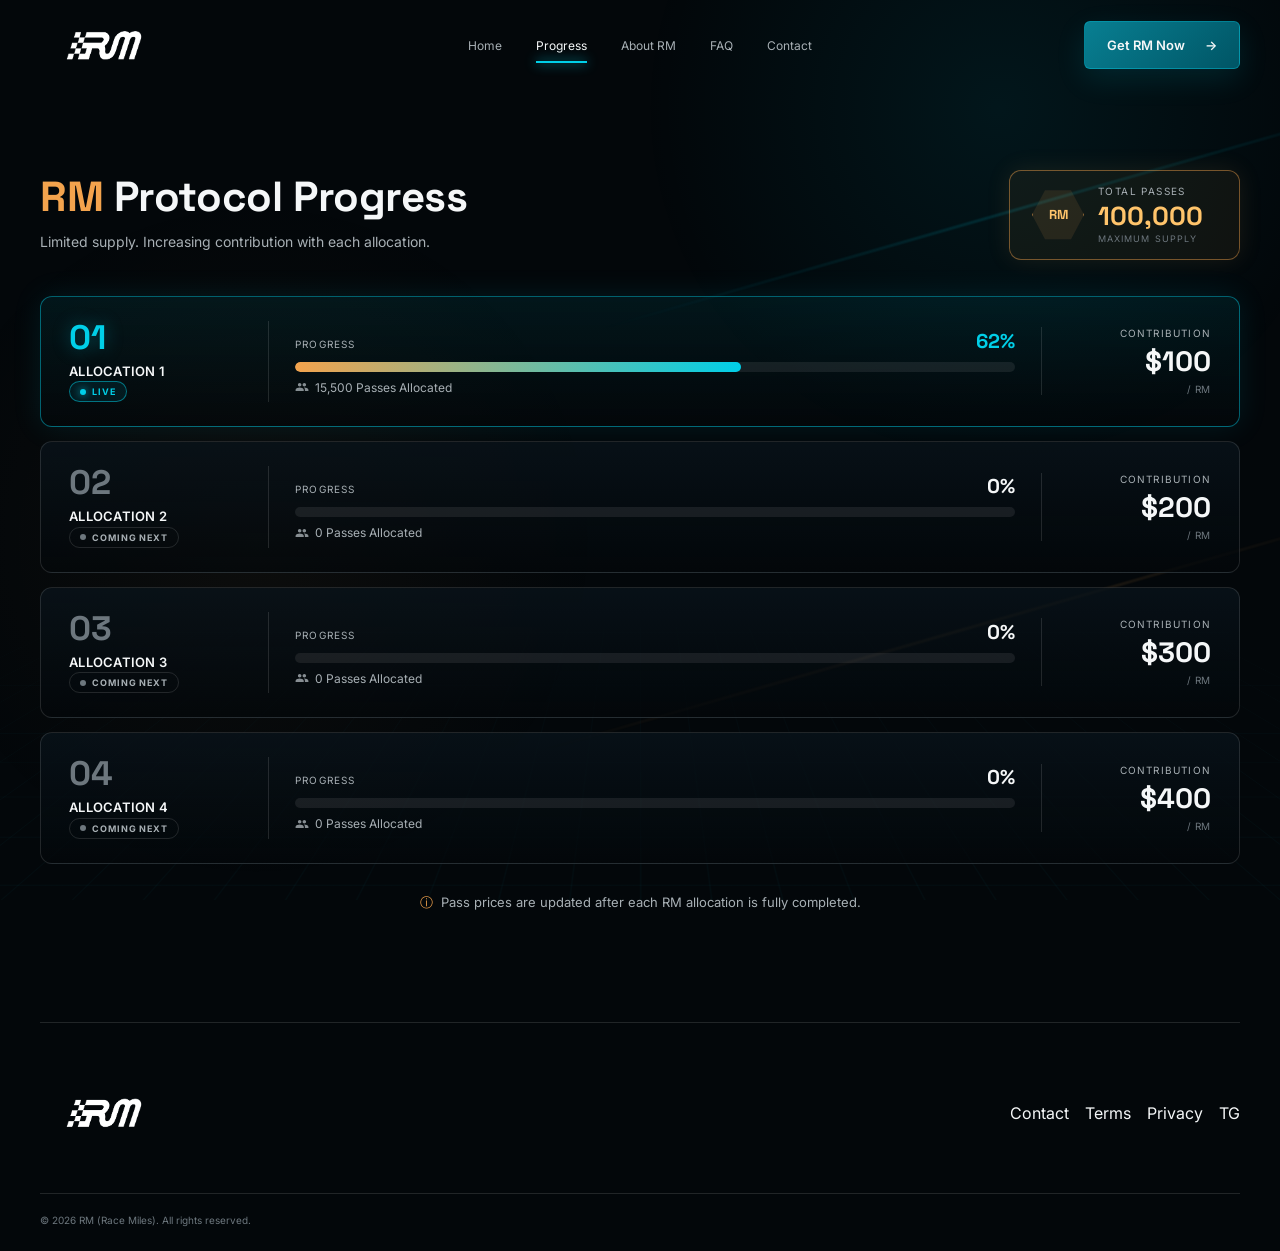
<file: protocol-progress.html>
<!doctype html>
<html lang="en">
<head>
    <meta charset="utf-8">
    <meta name="viewport" content="width=device-width, initial-scale=1">
    <meta name="description" content="RM Protocol Progress — live allocation status of the Mining Race Wallet loyalty protocol.">
    <title>RM Protocol Progress | Race Miles</title>
    <link rel="preconnect" href="https://fonts.googleapis.com">
    <link rel="preconnect" href="https://fonts.gstatic.com" crossorigin>
    <link href="https://fonts.googleapis.com/css2?family=Inter:wght@400;500;600;700;800&family=Space+Grotesk:wght@500;600;700&display=swap" rel="stylesheet">
    <link rel="stylesheet" href="css/style.css">
    <link rel="stylesheet" href="css/protocol-progress.css">
</head>
<body>
<div class="site-bg" aria-hidden="true"><span class="trail trail-a"></span><span class="trail trail-b"></span><span class="grid-glow"></span></div>

<header class="header" id="header">
    <a class="brand" href="index.html" aria-label="RM home">
        <img class="rm-logo" src="assets/rm-logo.png"/>
    </a>
    <nav class="nav" id="nav" aria-label="Primary navigation">
        <a class="active" href="index.html">Home</a>
        <a href="protocol-progress.html">Progress</a>
        <a href="about.html">About RM</a>
        <a href="faq.html">FAQ</a>
        <a href="contact-us.html">Contact</a>
    </nav>
    <div class="header-actions">
        <a class="btn btn-primary" href="index.html#cta">Get RM Now <span>→</span></a>
        <button class="menu-toggle" id="menuToggle" type="button" aria-label="Open navigation" aria-controls="nav" aria-expanded="false"><span></span><span></span><span></span></button>
    </div>
</header>

<main>
    <section class="section progress-page" id="progress">
        <div class="progress-hero reveal">
            <div class="progress-hero-copy">
                <h1><span class="accent">RM</span> Protocol Progress</h1>
                <p>Limited supply. Increasing contribution with each allocation.</p>
            </div>
            <div class="progress-total-badge" id="progressTotalBadge" aria-busy="true">
                <div class="progress-hex" aria-hidden="true">RM</div>
                <div class="progress-total-copy">
                    <span class="progress-total-label">Total Passes</span>
                    <strong id="progressTotalCounter">—</strong>
                    <span class="progress-total-sub">Maximum Supply</span>
                </div>
            </div>
        </div>

        <div class="progress-list reveal" id="progressList" aria-live="polite" aria-busy="true">
            <p class="allocation-status">Loading allocation progress…</p>
        </div>

        <p class="center-note progress-note"><span class="progress-note-icon" aria-hidden="true">ⓘ</span> Pass prices are updated after each RM allocation is fully completed.</p>
    </section>
</main>

<footer class="footer">
    <div class="footer-top">
        <a class="brand" href="index.html" aria-label="RM home">
            <img class="rm-logo" src="assets/rm-logo.png"/>
        </a>
        <div class="links">
            <nav aria-label="Footer navigation">
                <a href="contact-us.html">Contact</a>
                <a href="terms-and-conditions.html">Terms</a>
                <a href="privacy-policy.html">Privacy</a>
            </nav>
            <div class="socials"><a href="https://t.me/miningrace">TG</a></div>
        </div>
    </div>
    <div class="footer-bottom">
        <span>© 2026 RM (Race Miles). All rights reserved.</span>
    </div>
</footer>

<script type="module" src="js/main.js"></script>
<script src="js/protocol-progress.js"></script>
</body>
</html>
</file>
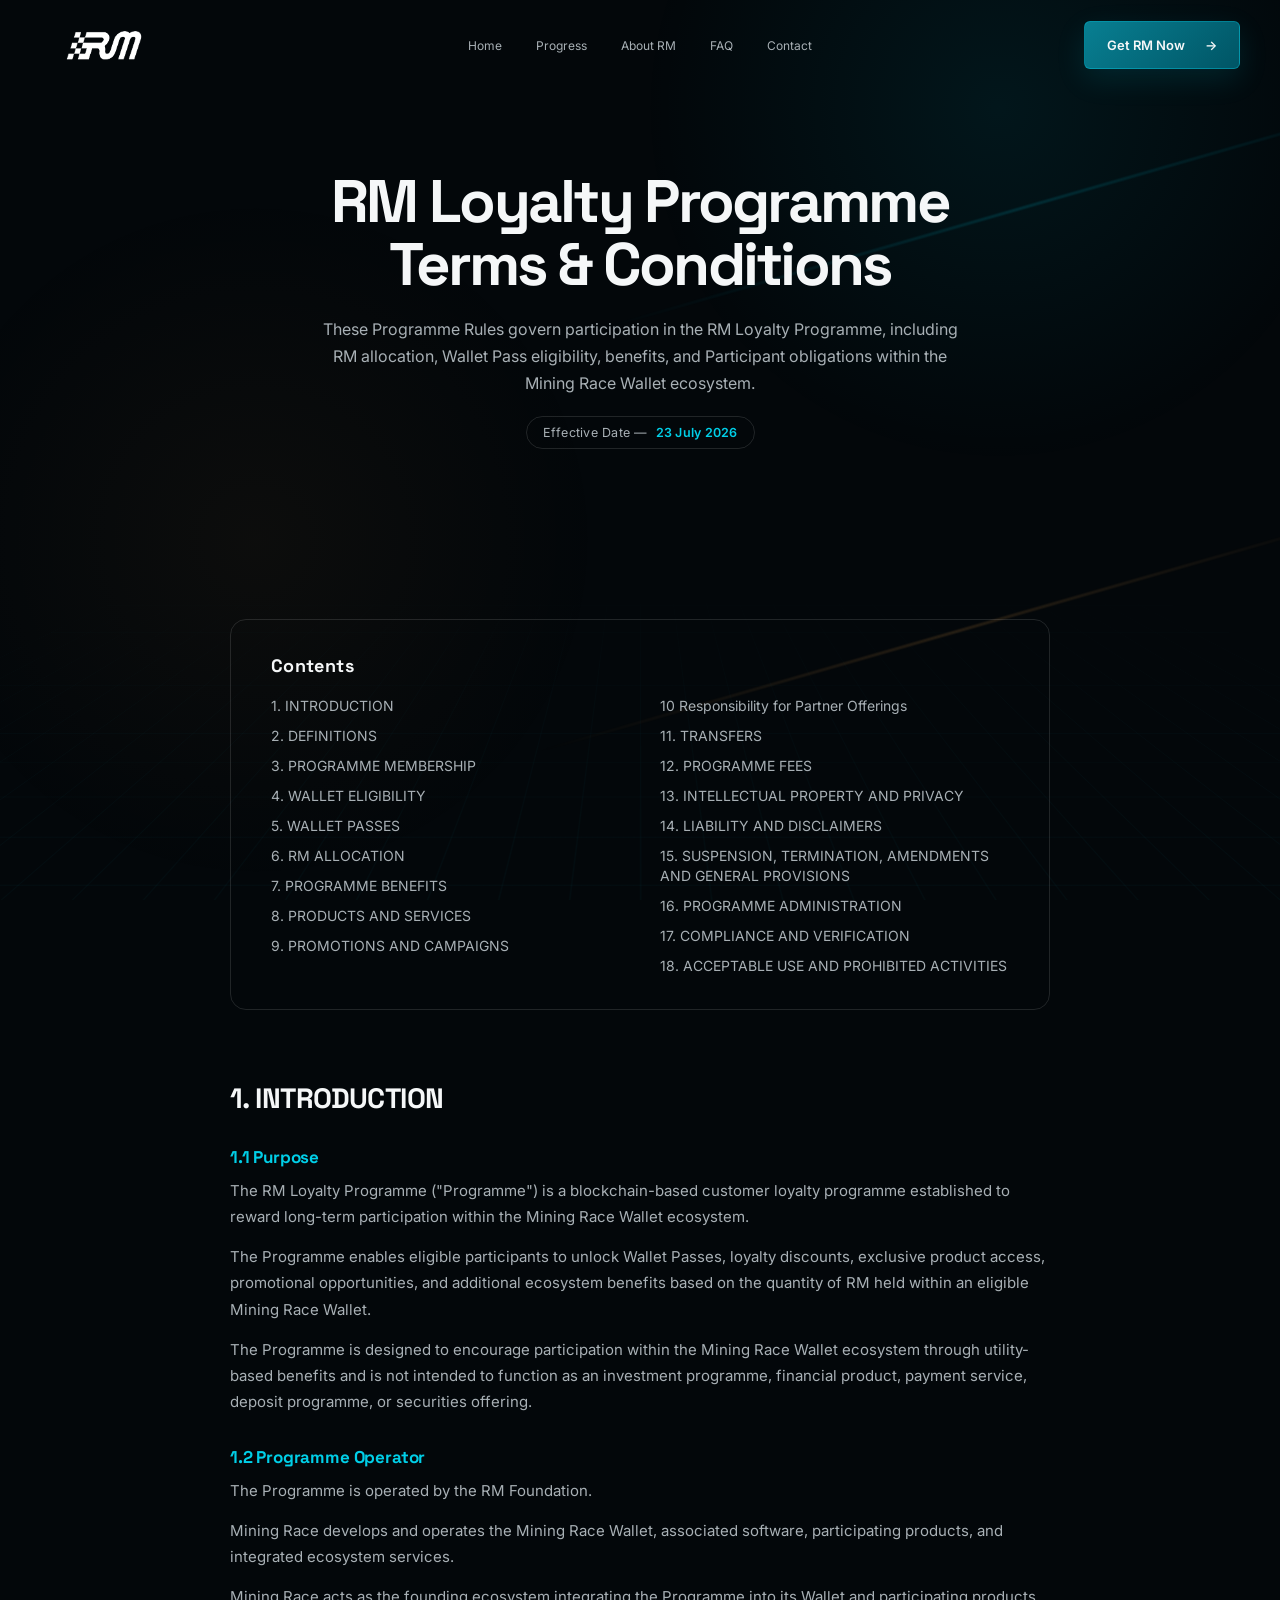
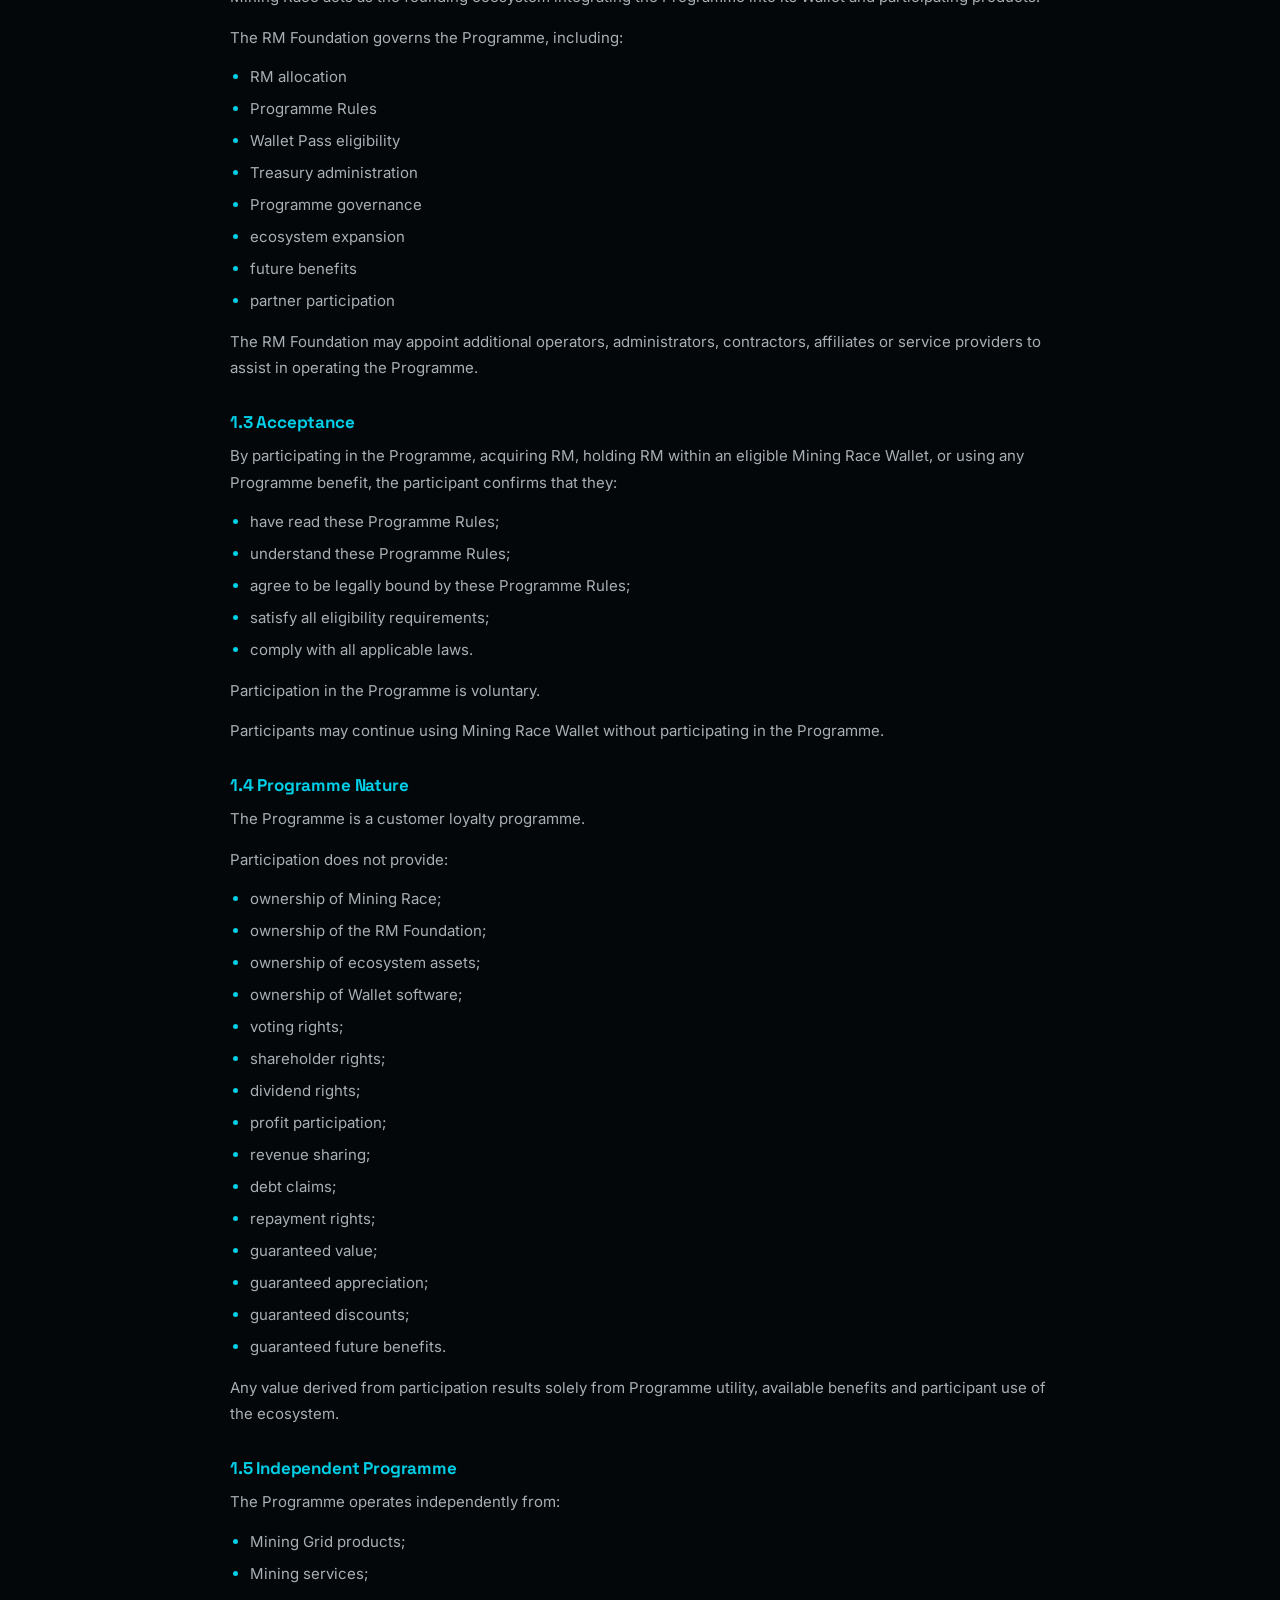
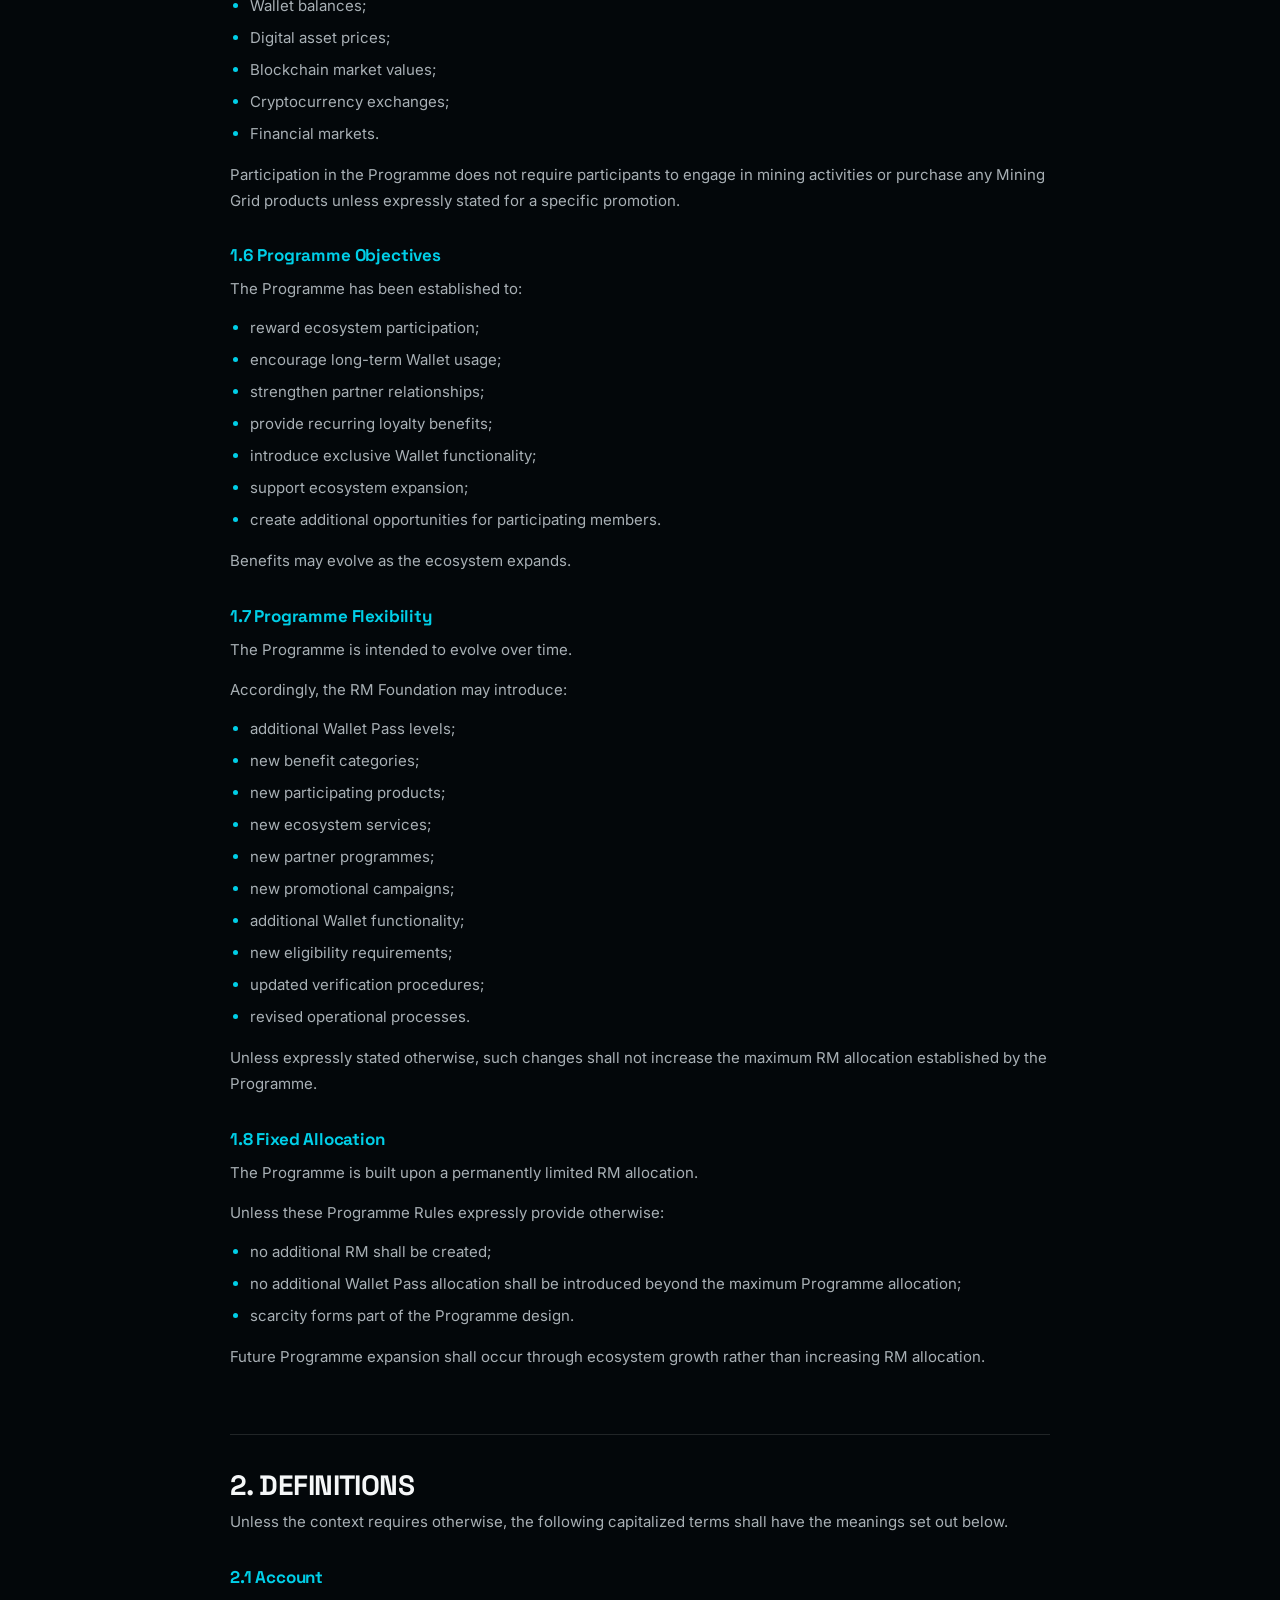
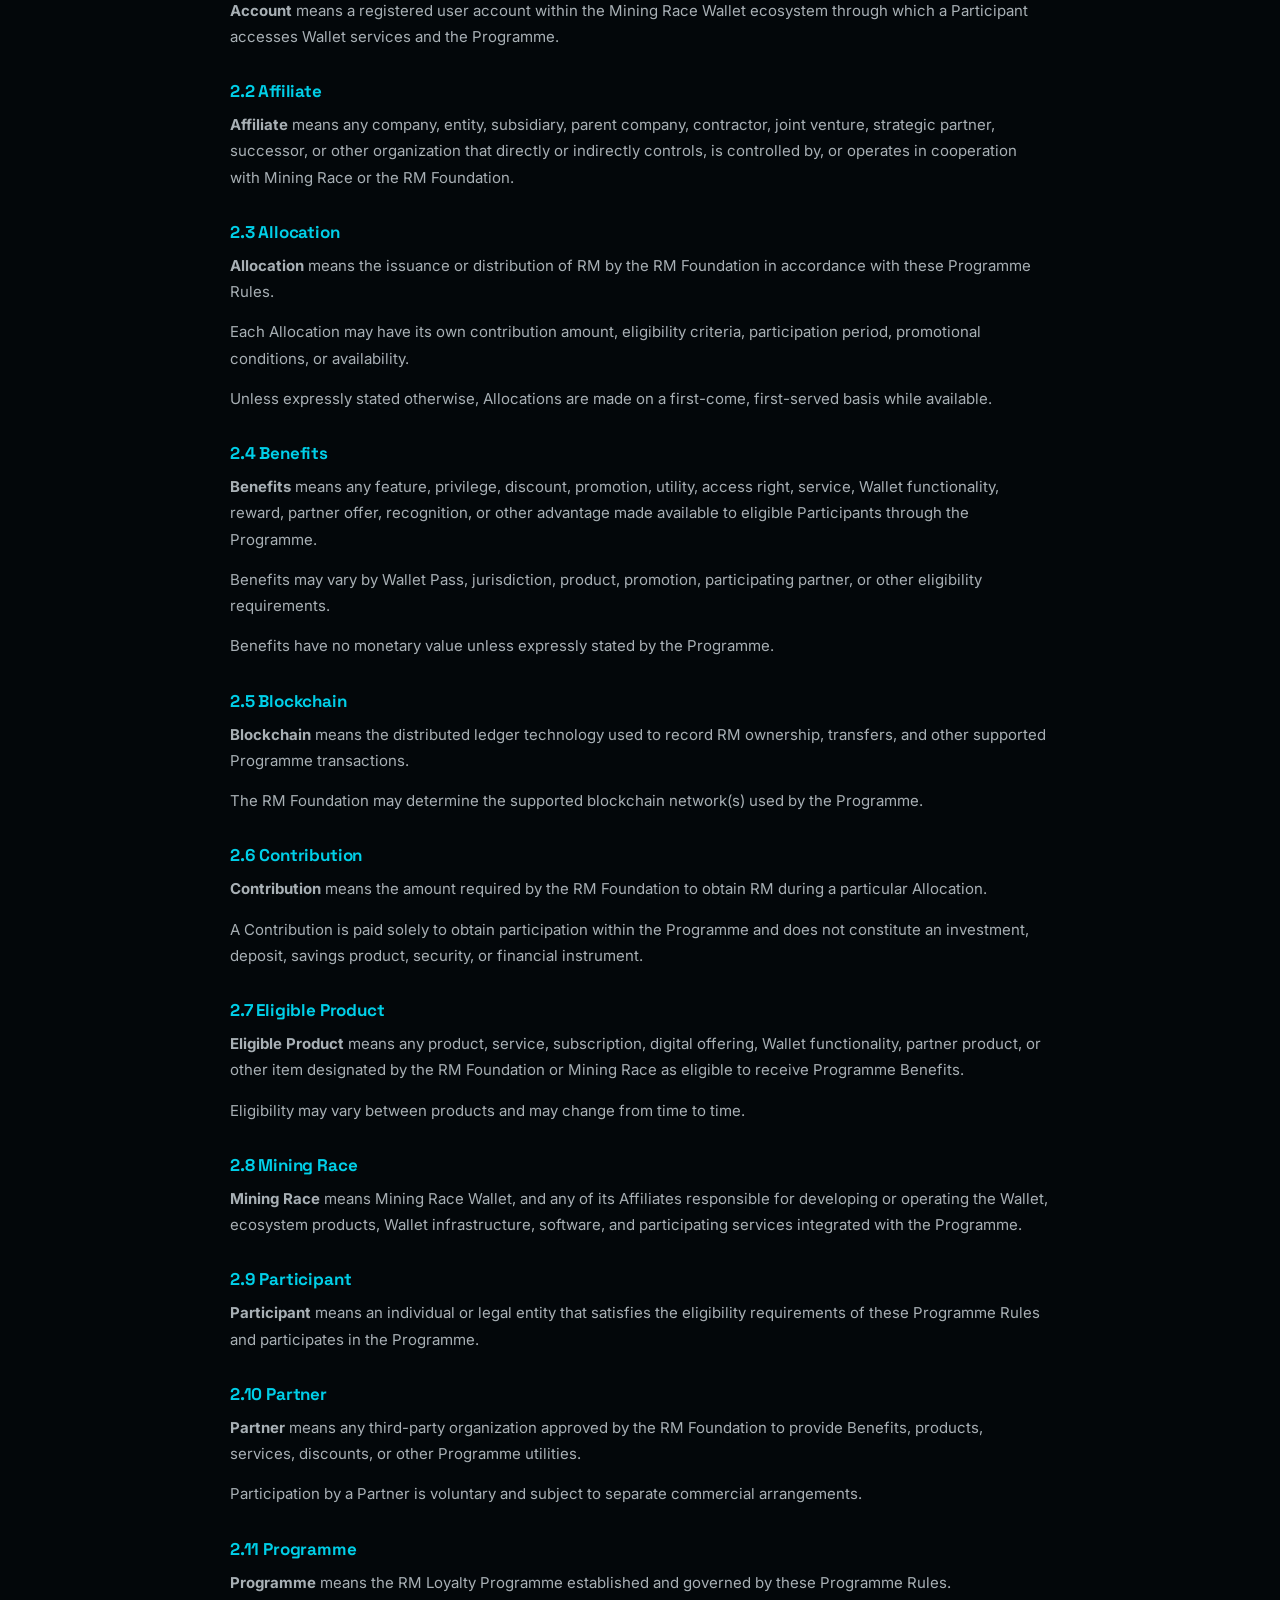
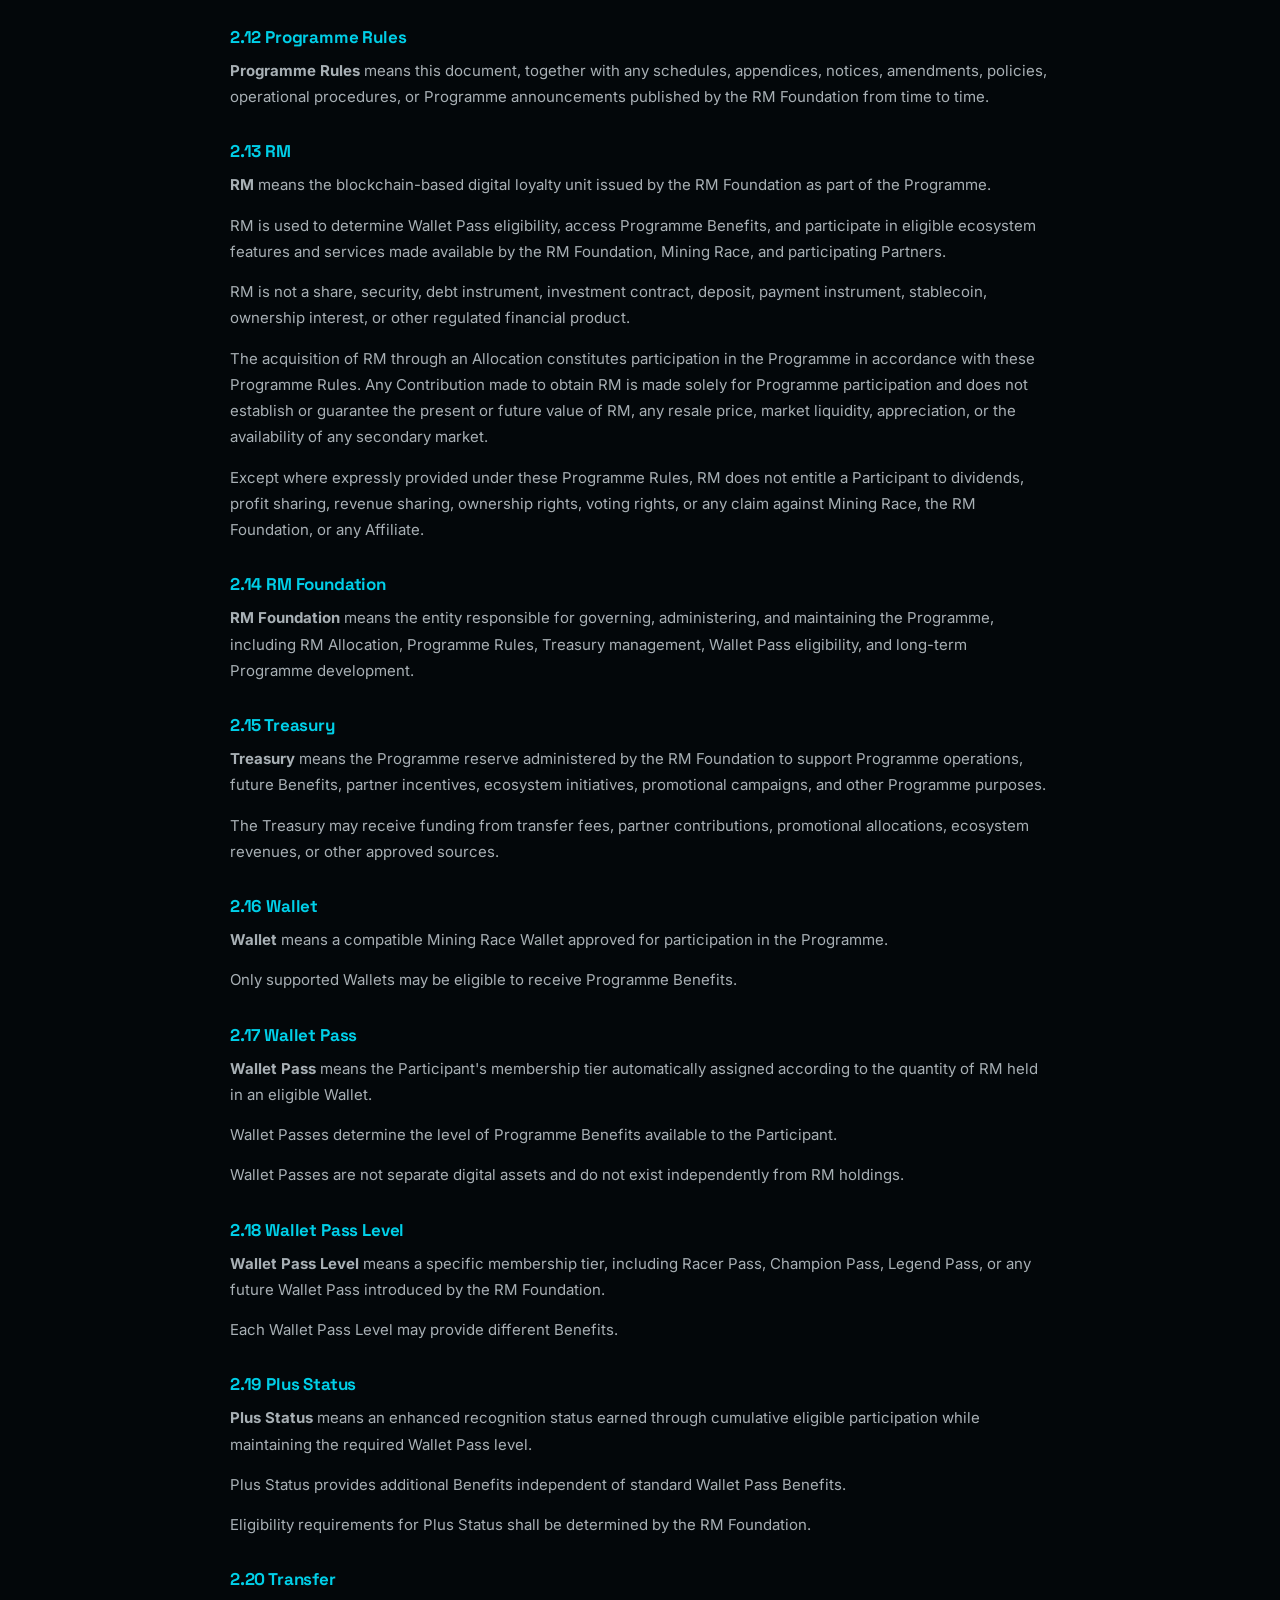
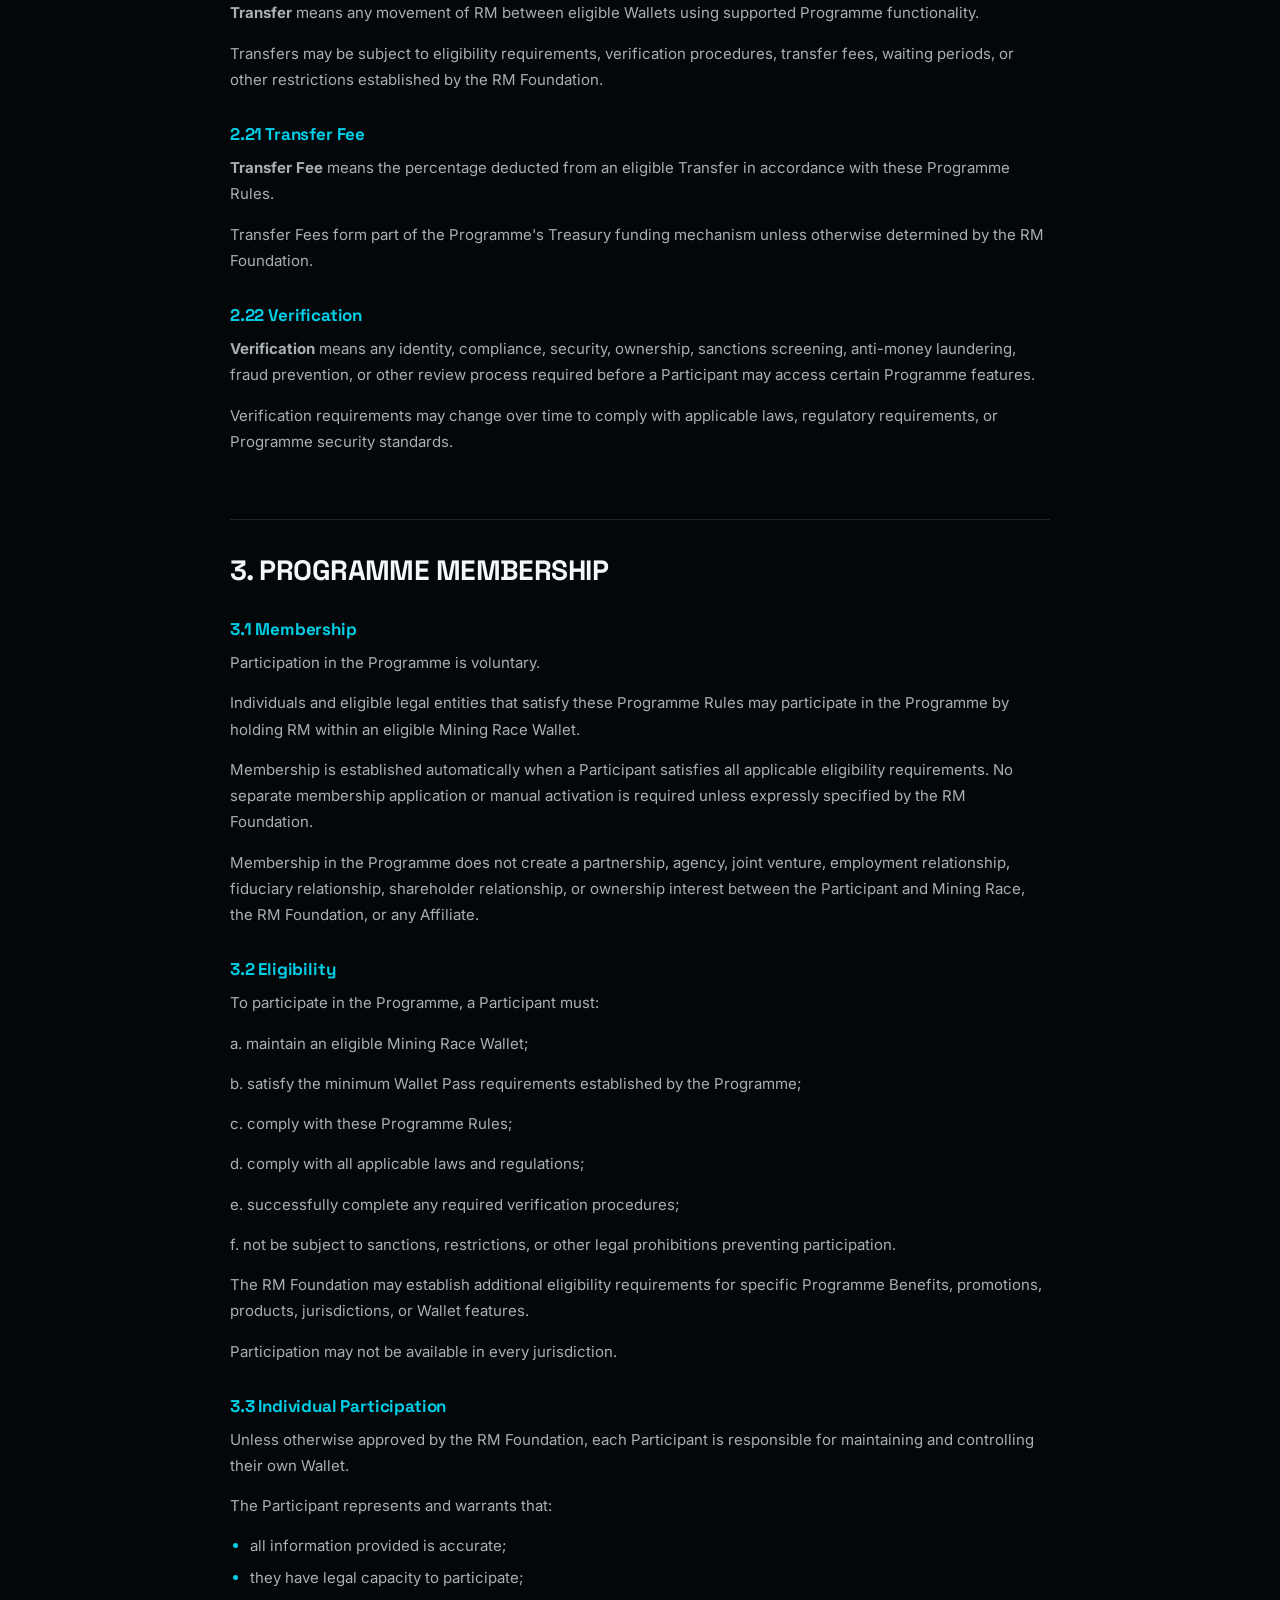
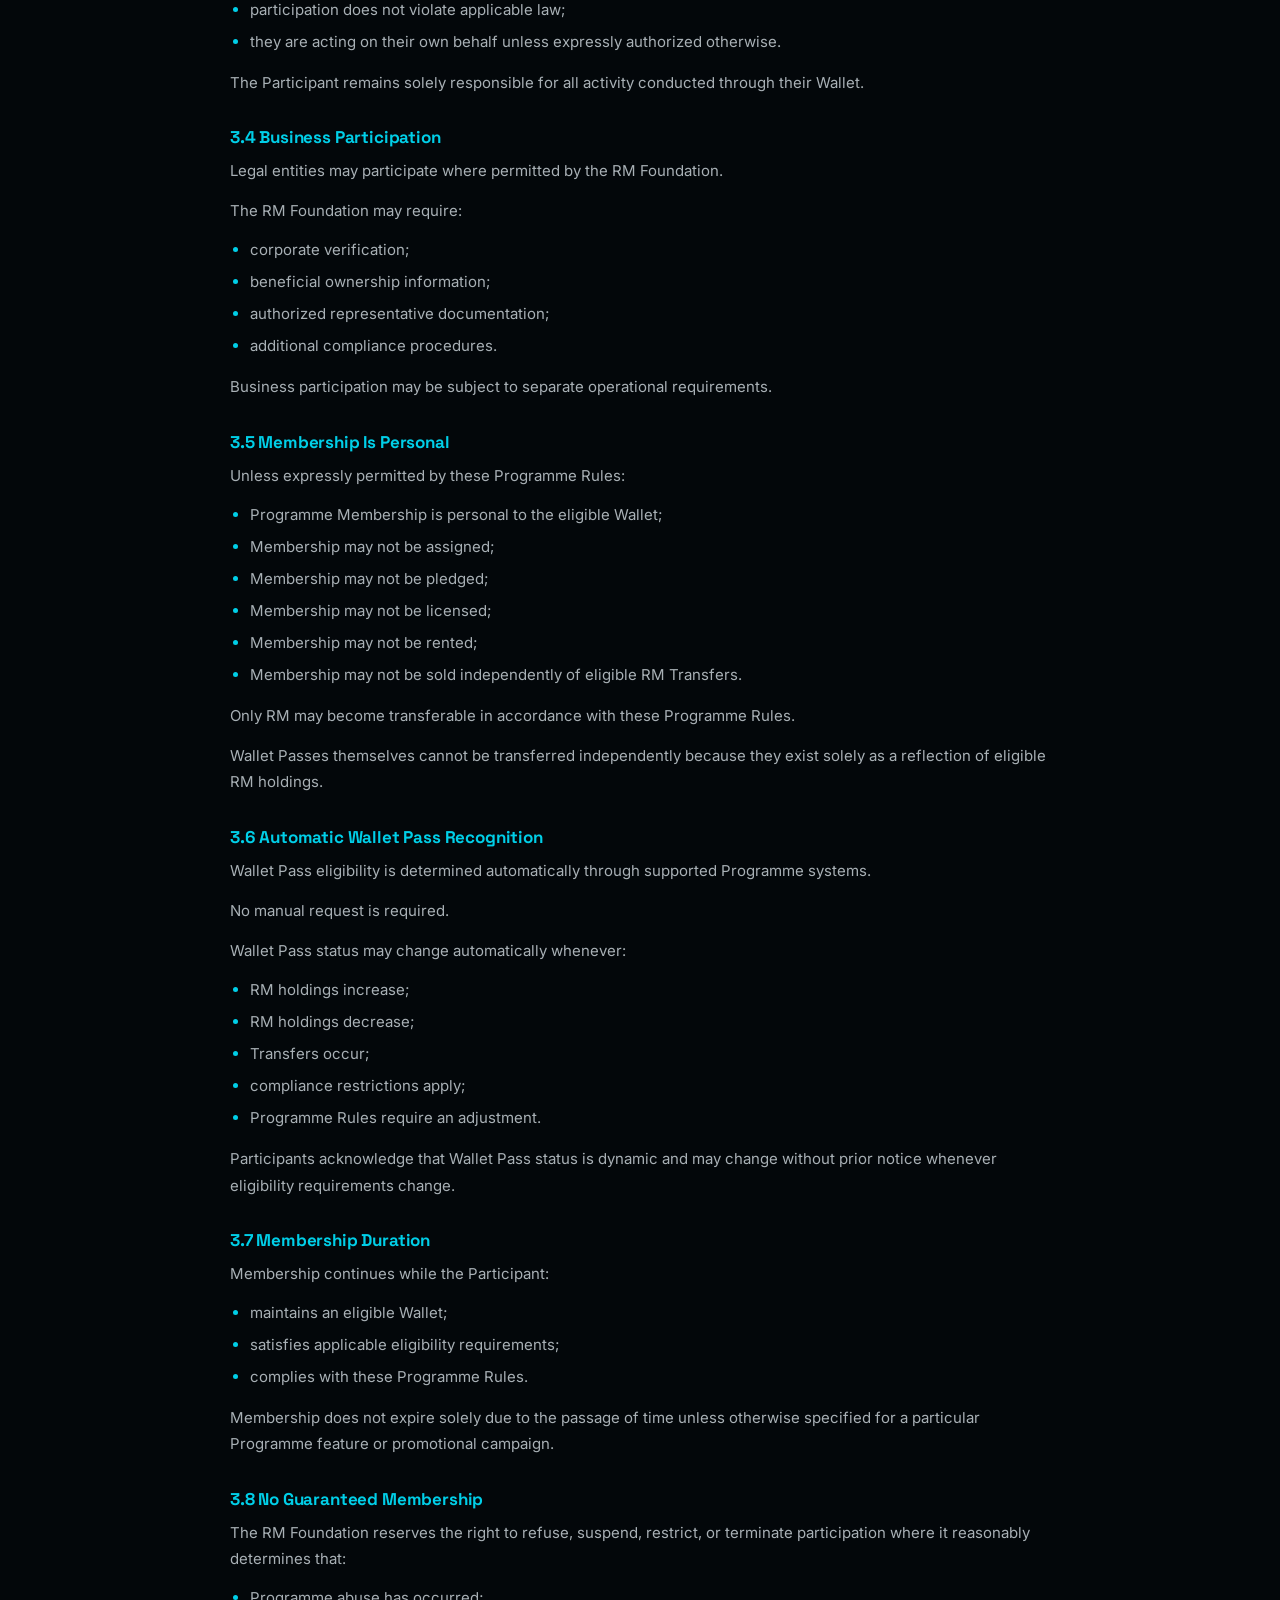
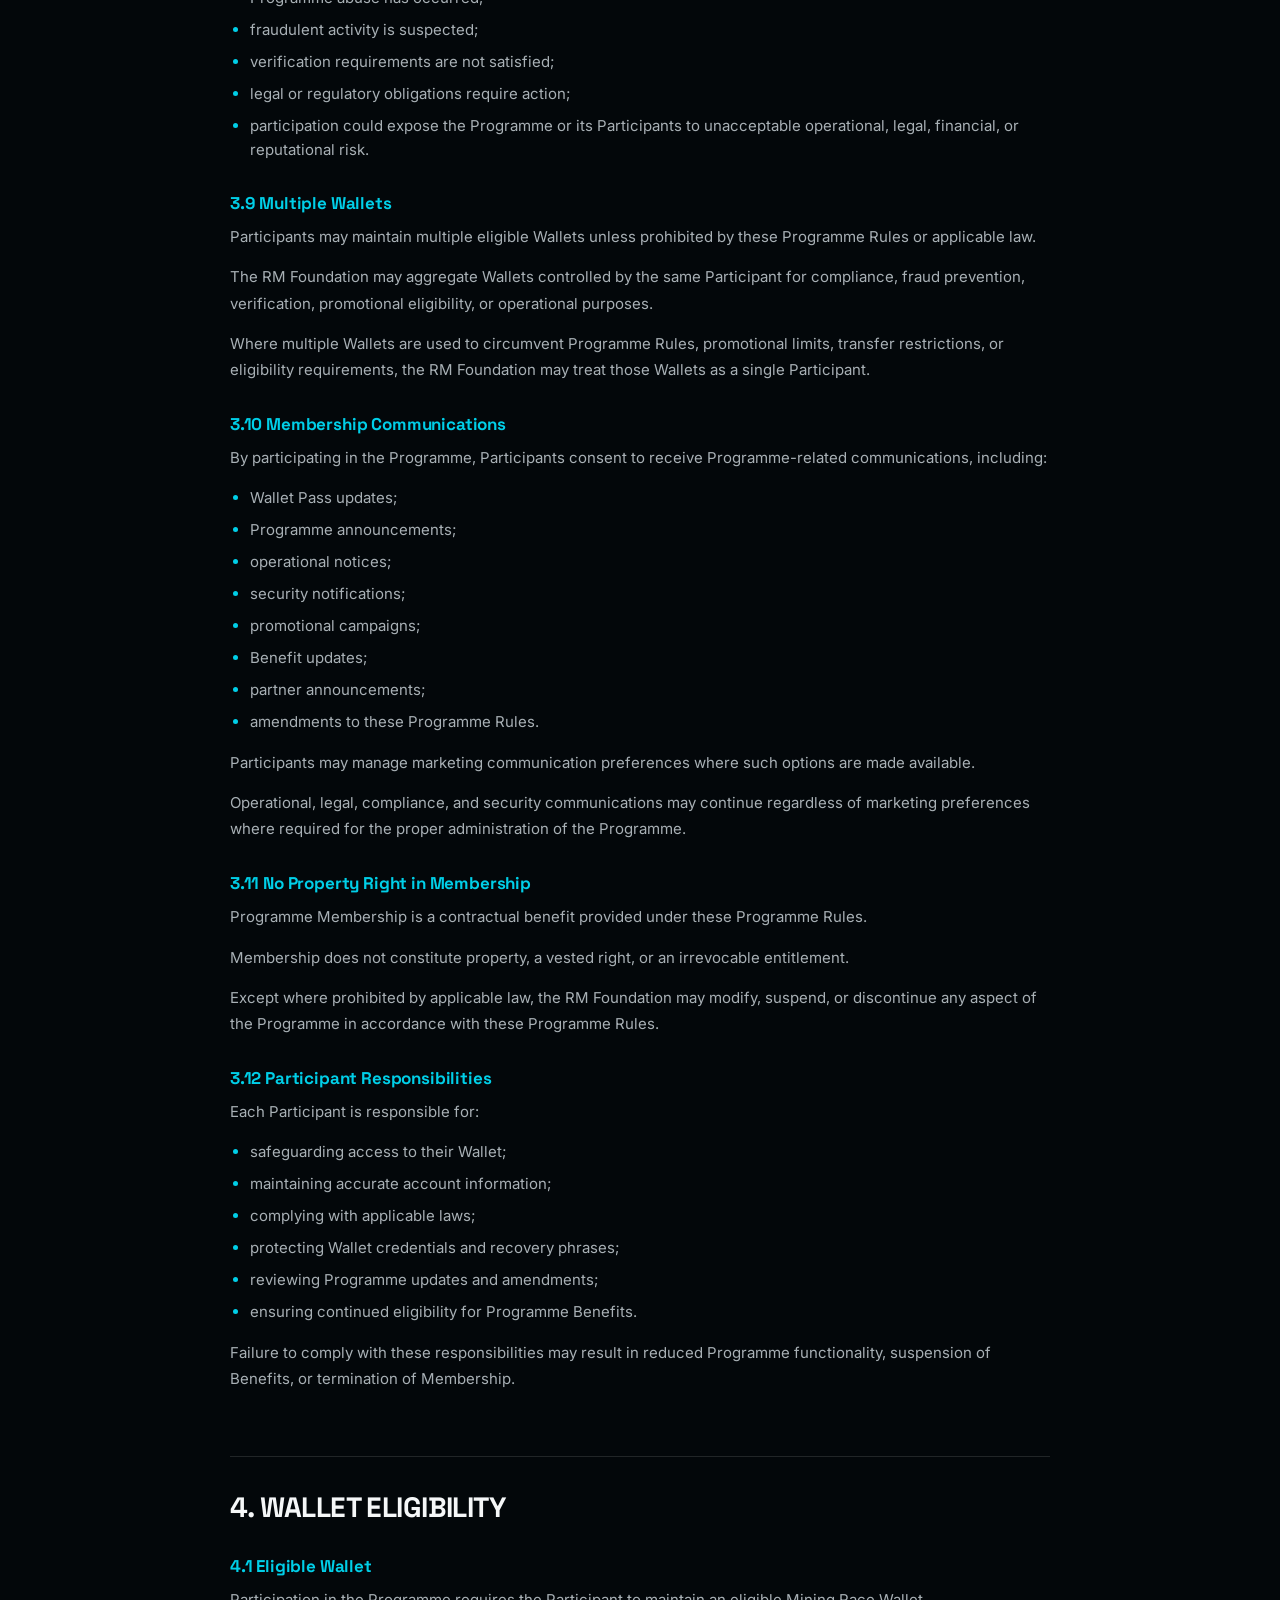
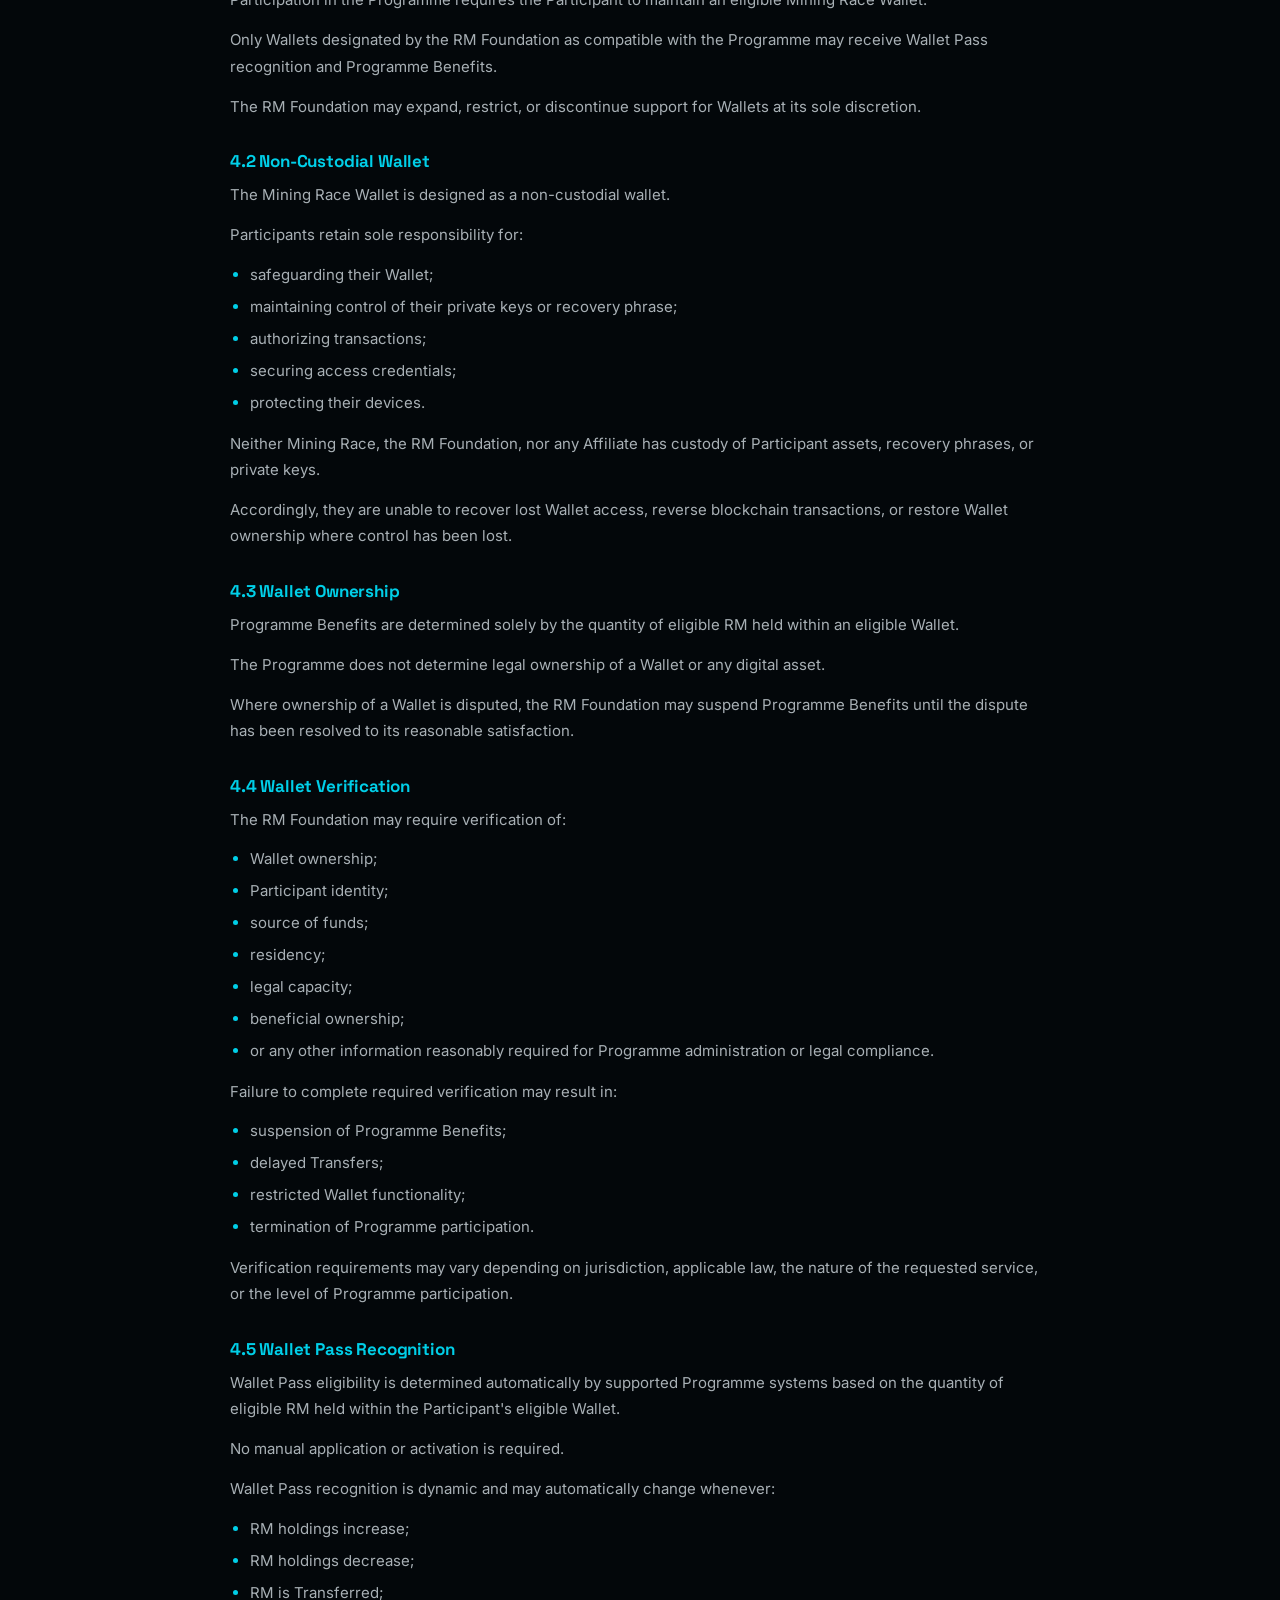
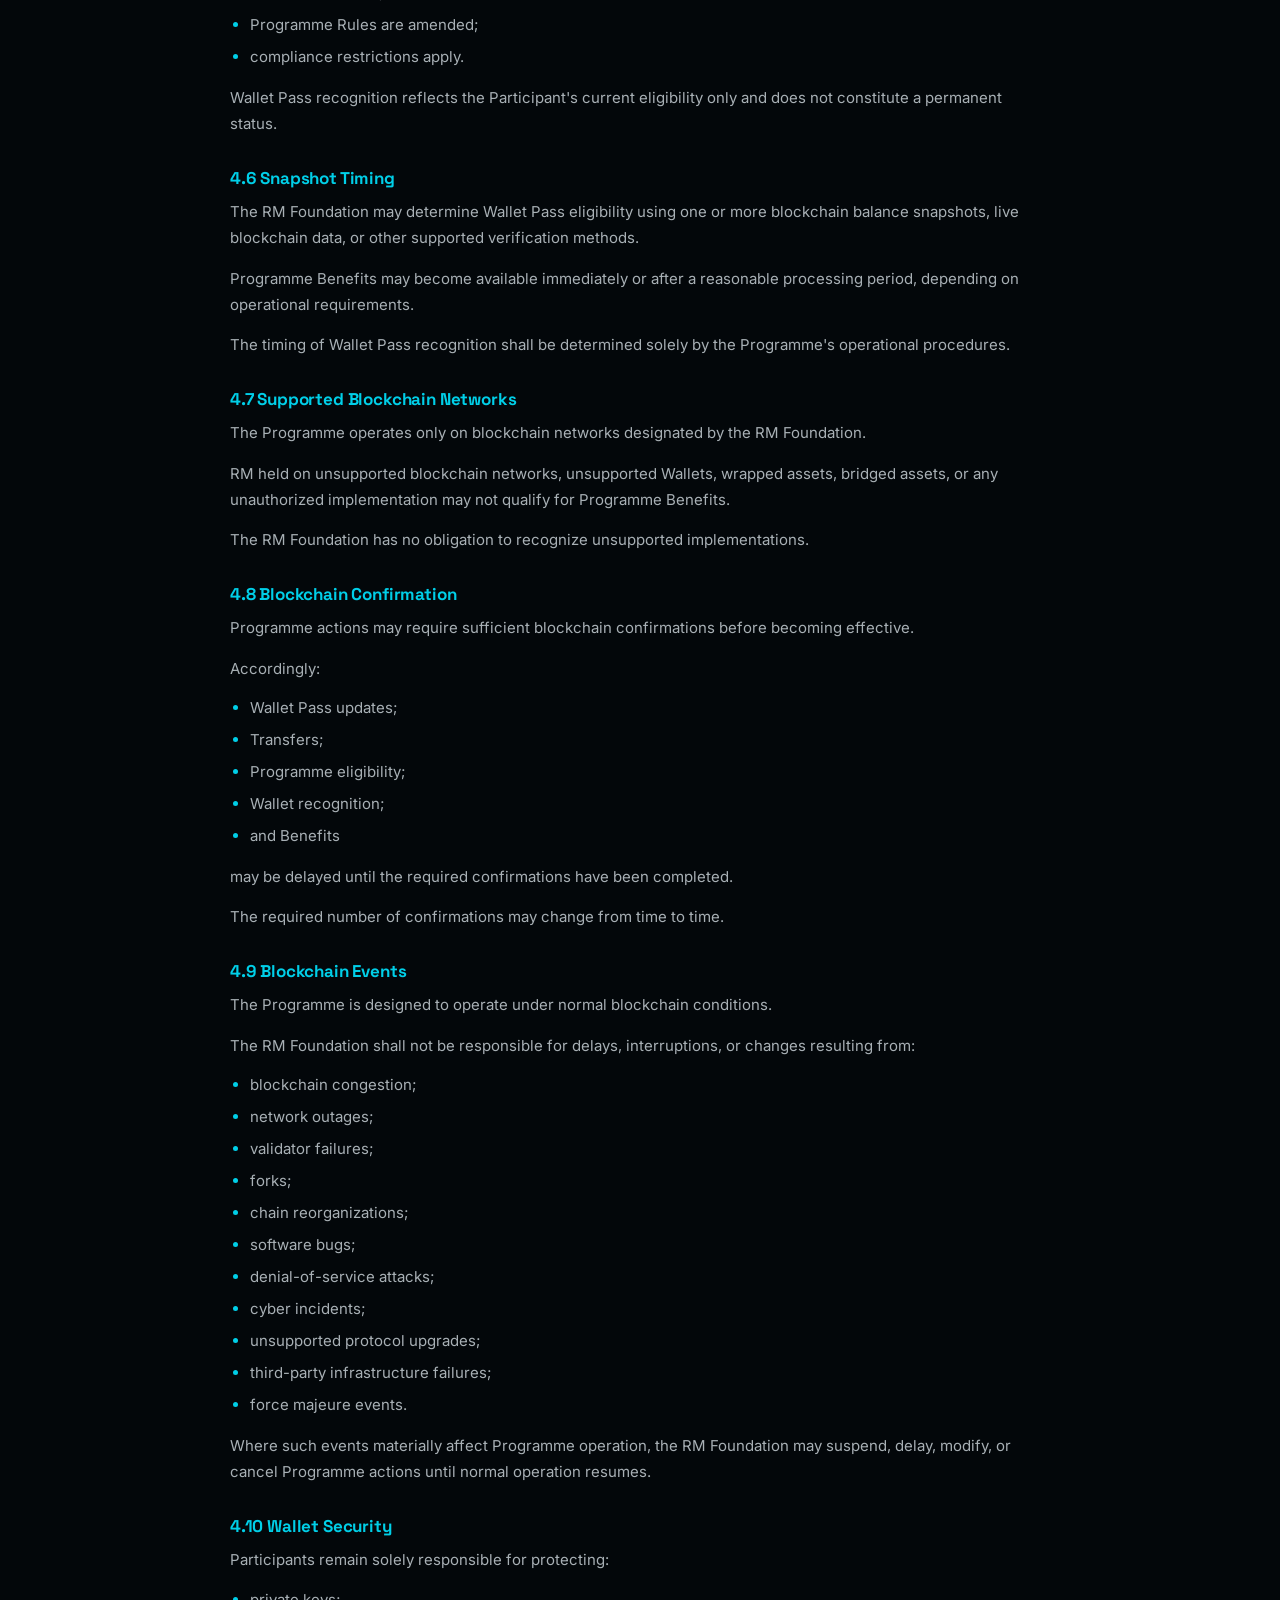
<file: terms-and-conditions.html>
<!doctype html>
<html lang="en">
<head>
    <meta charset="utf-8">
    <meta name="viewport" content="width=device-width, initial-scale=1">
    <meta name="description" content="RM Loyalty Programme Terms & Conditions — the rules governing participation, RM allocation, Wallet Passes, and benefits within the Mining Race Wallet ecosystem.">
    <title>Terms & Conditions — RM (Race Miles) Loyalty Protocol</title>
    <link rel="preconnect" href="https://fonts.googleapis.com">
    <link rel="preconnect" href="https://fonts.gstatic.com" crossorigin>
    <link href="https://fonts.googleapis.com/css2?family=Inter:wght@400;500;600;700;800&family=Space+Grotesk:wght@500;600;700&display=swap" rel="stylesheet">
    <link rel="stylesheet" href="css/style.css">
</head>
<body>
<div class="site-bg" aria-hidden="true"><span class="trail trail-a"></span><span class="trail trail-b"></span><span class="grid-glow"></span></div>

<header class="header" id="header">
    <a class="brand" href="index.html" aria-label="RM home">
        <img class="rm-logo" src="assets/rm-logo.png"/>
    </a>
    <nav class="nav" id="nav" aria-label="Primary navigation">
        <a class="active" href="index.html">Home</a>
        <a href="protocol-progress.html">Progress</a>
        <a href="about.html">About RM</a>
        <a href="faq.html">FAQ</a>
        <a href="contact-us.html">Contact</a>
    </nav>
    <div class="header-actions">
        <a class="btn btn-primary" href="index.html#cta">Get RM Now <span>→</span></a>
        <button class="menu-toggle" id="menuToggle" type="button" aria-label="Open navigation" aria-controls="nav" aria-expanded="false"><span></span><span></span><span></span></button>
    </div>
</header>

<main>
    <section class="page-hero section reveal">
        <div class="legal-hero">
            <h1>RM Loyalty Programme Terms &amp; Conditions</h1>
            <p>These Programme Rules govern participation in the RM Loyalty Programme, including RM allocation, Wallet Pass eligibility, benefits, and Participant obligations within the Mining Race Wallet ecosystem.</p>
            <div class="legal-effective">Effective Date — <b>23 July 2026</b></div>
        </div>
    </section>

    <section class="section">
        <nav class="legal-toc" aria-label="Table of contents">
            <h2>Contents</h2>
            <ol>
                <li><a href="#section-1">1. INTRODUCTION</a></li>
                <li><a href="#section-2">2. DEFINITIONS</a></li>
                <li><a href="#section-3">3. PROGRAMME MEMBERSHIP</a></li>
                <li><a href="#section-4">4. WALLET ELIGIBILITY</a></li>
                <li><a href="#section-5">5. WALLET PASSES</a></li>
                <li><a href="#section-6">6. RM ALLOCATION</a></li>
                <li><a href="#section-7">7. PROGRAMME BENEFITS</a></li>
                <li><a href="#section-8">8. PRODUCTS AND SERVICES</a></li>
                <li><a href="#section-9">9. PROMOTIONS AND CAMPAIGNS</a></li>
                <li><a href="#section-10">10 Responsibility for Partner Offerings</a></li>
                <li><a href="#section-11">11. TRANSFERS</a></li>
                <li><a href="#section-12">12. PROGRAMME FEES</a></li>
                <li><a href="#section-13">13. INTELLECTUAL PROPERTY AND PRIVACY</a></li>
                <li><a href="#section-14">14. LIABILITY AND DISCLAIMERS</a></li>
                <li><a href="#section-15">15. SUSPENSION, TERMINATION, AMENDMENTS AND GENERAL PROVISIONS</a></li>
                <li><a href="#section-16">16. PROGRAMME ADMINISTRATION</a></li>
                <li><a href="#section-17">17. COMPLIANCE AND VERIFICATION</a></li>
                <li><a href="#section-18">18. ACCEPTABLE USE AND PROHIBITED ACTIVITIES</a></li>            </ol>
        </nav>

        <div class="legal-doc">
            <h2 id="section-1">1. INTRODUCTION</h2>
            <h3>1.1 Purpose</h3>
            <p>The RM Loyalty Programme ("Programme") is a blockchain-based customer loyalty programme established to reward long-term participation within the Mining Race Wallet ecosystem.</p>
            <p>The Programme enables eligible participants to unlock Wallet Passes, loyalty discounts, exclusive product access, promotional opportunities, and additional ecosystem benefits based on the quantity of RM held within an eligible Mining Race Wallet.</p>
            <p>The Programme is designed to encourage participation within the Mining Race Wallet ecosystem through utility-based benefits and is not intended to function as an investment programme, financial product, payment service, deposit programme, or securities offering.</p>
            <h3>1.2 Programme Operator</h3>
            <p>The Programme is operated by the RM Foundation.</p>
            <p>Mining Race develops and operates the Mining Race Wallet, associated software, participating products, and integrated ecosystem services.</p>
            <p>Mining Race acts as the founding ecosystem integrating the Programme into its Wallet and participating products.</p>
            <p>The RM Foundation governs the Programme, including:</p>
            <ul>
                <li>RM allocation</li>
                <li>Programme Rules</li>
                <li>Wallet Pass eligibility</li>
                <li>Treasury administration</li>
                <li>Programme governance</li>
                <li>ecosystem expansion</li>
                <li>future benefits</li>
                <li>partner participation</li>
            </ul>
            <p>The RM Foundation may appoint additional operators, administrators, contractors, affiliates or service providers to assist in operating the Programme.</p>
            <h3>1.3 Acceptance</h3>
            <p>By participating in the Programme, acquiring RM, holding RM within an eligible Mining Race Wallet, or using any Programme benefit, the participant confirms that they:</p>
            <ul>
                <li>have read these Programme Rules;</li>
                <li>understand these Programme Rules;</li>
                <li>agree to be legally bound by these Programme Rules;</li>
                <li>satisfy all eligibility requirements;</li>
                <li>comply with all applicable laws.</li>
            </ul>
            <p>Participation in the Programme is voluntary.</p>
            <p>Participants may continue using Mining Race Wallet without participating in the Programme.</p>
            <h3>1.4 Programme Nature</h3>
            <p>The Programme is a customer loyalty programme.</p>
            <p>Participation does not provide:</p>
            <ul>
                <li>ownership of Mining Race;</li>
                <li>ownership of the RM Foundation;</li>
                <li>ownership of ecosystem assets;</li>
                <li>ownership of Wallet software;</li>
                <li>voting rights;</li>
                <li>shareholder rights;</li>
                <li>dividend rights;</li>
                <li>profit participation;</li>
                <li>revenue sharing;</li>
                <li>debt claims;</li>
                <li>repayment rights;</li>
                <li>guaranteed value;</li>
                <li>guaranteed appreciation;</li>
                <li>guaranteed discounts;</li>
                <li>guaranteed future benefits.</li>
            </ul>
            <p>Any value derived from participation results solely from Programme utility, available benefits and participant use of the ecosystem.</p>
            <h3>1.5 Independent Programme</h3>
            <p>The Programme operates independently from:</p>
            <ul>
                <li>Mining Grid products;</li>
                <li>Mining services;</li>
                <li>Wallet balances;</li>
                <li>Digital asset prices;</li>
                <li>Blockchain market values;</li>
                <li>Cryptocurrency exchanges;</li>
                <li>Financial markets.</li>
            </ul>
            <p>Participation in the Programme does not require participants to engage in mining activities or purchase any Mining Grid products unless expressly stated for a specific promotion.</p>
            <h3>1.6 Programme Objectives</h3>
            <p>The Programme has been established to:</p>
            <ul>
                <li>reward ecosystem participation;</li>
                <li>encourage long-term Wallet usage;</li>
                <li>strengthen partner relationships;</li>
                <li>provide recurring loyalty benefits;</li>
                <li>introduce exclusive Wallet functionality;</li>
                <li>support ecosystem expansion;</li>
                <li>create additional opportunities for participating members.</li>
            </ul>
            <p>Benefits may evolve as the ecosystem expands.</p>
            <h3>1.7 Programme Flexibility</h3>
            <p>The Programme is intended to evolve over time.</p>
            <p>Accordingly, the RM Foundation may introduce:</p>
            <ul>
                <li>additional Wallet Pass levels;</li>
                <li>new benefit categories;</li>
                <li>new participating products;</li>
                <li>new ecosystem services;</li>
                <li>new partner programmes;</li>
                <li>new promotional campaigns;</li>
                <li>additional Wallet functionality;</li>
                <li>new eligibility requirements;</li>
                <li>updated verification procedures;</li>
                <li>revised operational processes.</li>
            </ul>
            <p>Unless expressly stated otherwise, such changes shall not increase the maximum RM allocation established by the Programme.</p>
            <h3>1.8 Fixed Allocation</h3>
            <p>The Programme is built upon a permanently limited RM allocation.</p>
            <p>Unless these Programme Rules expressly provide otherwise:</p>
            <ul>
                <li>no additional RM shall be created;</li>
                <li>no additional Wallet Pass allocation shall be introduced beyond the maximum Programme allocation;</li>
                <li>scarcity forms part of the Programme design.</li>
            </ul>
            <p>Future Programme expansion shall occur through ecosystem growth rather than increasing RM allocation.</p>
            <h2 id="section-2">2. DEFINITIONS</h2>
            <p>Unless the context requires otherwise, the following capitalized terms shall have the meanings set out below.</p>
            <h3>2.1 Account</h3>
            <p><strong>Account</strong> means a registered user account within the Mining Race Wallet ecosystem through which a Participant accesses Wallet services and the Programme.</p>
            <h3>2.2 Affiliate</h3>
            <p><strong>Affiliate</strong> means any company, entity, subsidiary, parent company, contractor, joint venture, strategic partner, successor, or other organization that directly or indirectly controls, is controlled by, or operates in cooperation with Mining Race or the RM Foundation.</p>
            <h3>2.3 Allocation</h3>
            <p><strong>Allocation</strong> means the issuance or distribution of RM by the RM Foundation in accordance with these Programme Rules.</p>
            <p>Each Allocation may have its own contribution amount, eligibility criteria, participation period, promotional conditions, or availability.</p>
            <p>Unless expressly stated otherwise, Allocations are made on a first-come, first-served basis while available.</p>
            <h3>2.4 Benefits</h3>
            <p><strong>Benefits</strong> means any feature, privilege, discount, promotion, utility, access right, service, Wallet functionality, reward, partner offer, recognition, or other advantage made available to eligible Participants through the Programme.</p>
            <p>Benefits may vary by Wallet Pass, jurisdiction, product, promotion, participating partner, or other eligibility requirements.</p>
            <p>Benefits have no monetary value unless expressly stated by the Programme.</p>
            <h3>2.5 Blockchain</h3>
            <p><strong>Blockchain</strong> means the distributed ledger technology used to record RM ownership, transfers, and other supported Programme transactions.</p>
            <p>The RM Foundation may determine the supported blockchain network(s) used by the Programme.</p>
            <h3>2.6 Contribution</h3>
            <p><strong>Contribution</strong> means the amount required by the RM Foundation to obtain RM during a particular Allocation.</p>
            <p>A Contribution is paid solely to obtain participation within the Programme and does not constitute an investment, deposit, savings product, security, or financial instrument.</p>
            <h3>2.7 Eligible Product</h3>
            <p><strong>Eligible Product</strong> means any product, service, subscription, digital offering, Wallet functionality, partner product, or other item designated by the RM Foundation or Mining Race as eligible to receive Programme Benefits.</p>
            <p>Eligibility may vary between products and may change from time to time.</p>
            <h3>2.8 Mining Race</h3>
            <p><strong>Mining Race</strong> means Mining Race Wallet, and any of its Affiliates responsible for developing or operating the Wallet, ecosystem products, Wallet infrastructure, software, and participating services integrated with the Programme.</p>
            <h3>2.9 Participant</h3>
            <p><strong>Participant</strong> means an individual or legal entity that satisfies the eligibility requirements of these Programme Rules and participates in the Programme.</p>
            <h3>2.10 Partner</h3>
            <p><strong>Partner</strong> means any third-party organization approved by the RM Foundation to provide Benefits, products, services, discounts, or other Programme utilities.</p>
            <p>Participation by a Partner is voluntary and subject to separate commercial arrangements.</p>
            <h3>2.11 Programme</h3>
            <p><strong>Programme</strong> means the RM Loyalty Programme established and governed by these Programme Rules.</p>
            <h3>2.12 Programme Rules</h3>
            <p><strong>Programme Rules</strong> means this document, together with any schedules, appendices, notices, amendments, policies, operational procedures, or Programme announcements published by the RM Foundation from time to time.</p>
            <h3>2.13 RM</h3>
            <p><strong>RM</strong> means the blockchain-based digital loyalty unit issued by the RM Foundation as part of the Programme.</p>
            <p>RM is used to determine Wallet Pass eligibility, access Programme Benefits, and participate in eligible ecosystem features and services made available by the RM Foundation, Mining Race, and participating Partners.</p>
            <p>RM is not a share, security, debt instrument, investment contract, deposit, payment instrument, stablecoin, ownership interest, or other regulated financial product.</p>
            <p>The acquisition of RM through an Allocation constitutes participation in the Programme in accordance with these Programme Rules. Any Contribution made to obtain RM is made solely for Programme participation and does not establish or guarantee the present or future value of RM, any resale price, market liquidity, appreciation, or the availability of any secondary market.</p>
            <p>Except where expressly provided under these Programme Rules, RM does not entitle a Participant to dividends, profit sharing, revenue sharing, ownership rights, voting rights, or any claim against Mining Race, the RM Foundation, or any Affiliate.</p>
            <h3>2.14 RM Foundation</h3>
            <p><strong>RM Foundation</strong> means the entity responsible for governing, administering, and maintaining the Programme, including RM Allocation, Programme Rules, Treasury management, Wallet Pass eligibility, and long-term Programme development.</p>
            <h3>2.15 Treasury</h3>
            <p><strong>Treasury</strong> means the Programme reserve administered by the RM Foundation to support Programme operations, future Benefits, partner incentives, ecosystem initiatives, promotional campaigns, and other Programme purposes.</p>
            <p>The Treasury may receive funding from transfer fees, partner contributions, promotional allocations, ecosystem revenues, or other approved sources.</p>
            <h3>2.16 Wallet</h3>
            <p><strong>Wallet</strong> means a compatible Mining Race Wallet approved for participation in the Programme.</p>
            <p>Only supported Wallets may be eligible to receive Programme Benefits.</p>
            <h3>2.17 Wallet Pass</h3>
            <p><strong>Wallet Pass</strong> means the Participant's membership tier automatically assigned according to the quantity of RM held in an eligible Wallet.</p>
            <p>Wallet Passes determine the level of Programme Benefits available to the Participant.</p>
            <p>Wallet Passes are not separate digital assets and do not exist independently from RM holdings.</p>
            <h3>2.18 Wallet Pass Level</h3>
            <p><strong>Wallet Pass Level</strong> means a specific membership tier, including Racer Pass, Champion Pass, Legend Pass, or any future Wallet Pass introduced by the RM Foundation.</p>
            <p>Each Wallet Pass Level may provide different Benefits.</p>
            <h3>2.19 Plus Status</h3>
            <p><strong>Plus Status</strong> means an enhanced recognition status earned through cumulative eligible participation while maintaining the required Wallet Pass level.</p>
            <p>Plus Status provides additional Benefits independent of standard Wallet Pass Benefits.</p>
            <p>Eligibility requirements for Plus Status shall be determined by the RM Foundation.</p>
            <h3>2.20 Transfer</h3>
            <p><strong>Transfer</strong> means any movement of RM between eligible Wallets using supported Programme functionality.</p>
            <p>Transfers may be subject to eligibility requirements, verification procedures, transfer fees, waiting periods, or other restrictions established by the RM Foundation.</p>
            <h3>2.21 Transfer Fee</h3>
            <p><strong>Transfer Fee</strong> means the percentage deducted from an eligible Transfer in accordance with these Programme Rules.</p>
            <p>Transfer Fees form part of the Programme's Treasury funding mechanism unless otherwise determined by the RM Foundation.</p>
            <h3>2.22 Verification</h3>
            <p><strong>Verification</strong> means any identity, compliance, security, ownership, sanctions screening, anti-money laundering, fraud prevention, or other review process required before a Participant may access certain Programme features.</p>
            <p>Verification requirements may change over time to comply with applicable laws, regulatory requirements, or Programme security standards.</p>
            <h2 id="section-3">3. PROGRAMME MEMBERSHIP</h2>
            <h3>3.1 Membership</h3>
            <p>Participation in the Programme is voluntary.</p>
            <p>Individuals and eligible legal entities that satisfy these Programme Rules may participate in the Programme by holding RM within an eligible Mining Race Wallet.</p>
            <p>Membership is established automatically when a Participant satisfies all applicable eligibility requirements. No separate membership application or manual activation is required unless expressly specified by the RM Foundation.</p>
            <p>Membership in the Programme does not create a partnership, agency, joint venture, employment relationship, fiduciary relationship, shareholder relationship, or ownership interest between the Participant and Mining Race, the RM Foundation, or any Affiliate.</p>
            <h3>3.2 Eligibility</h3>
            <p>To participate in the Programme, a Participant must:</p>
            <p>a. maintain an eligible Mining Race Wallet;</p>
            <p>b. satisfy the minimum Wallet Pass requirements established by the Programme;</p>
            <p>c. comply with these Programme Rules;</p>
            <p>d. comply with all applicable laws and regulations;</p>
            <p>e. successfully complete any required verification procedures;</p>
            <p>f. not be subject to sanctions, restrictions, or other legal prohibitions preventing participation.</p>
            <p>The RM Foundation may establish additional eligibility requirements for specific Programme Benefits, promotions, products, jurisdictions, or Wallet features.</p>
            <p>Participation may not be available in every jurisdiction.</p>
            <h3>3.3 Individual Participation</h3>
            <p>Unless otherwise approved by the RM Foundation, each Participant is responsible for maintaining and controlling their own Wallet.</p>
            <p>The Participant represents and warrants that:</p>
            <ul>
                <li>all information provided is accurate;</li>
                <li>they have legal capacity to participate;</li>
                <li>participation does not violate applicable law;</li>
                <li>they are acting on their own behalf unless expressly authorized otherwise.</li>
            </ul>
            <p>The Participant remains solely responsible for all activity conducted through their Wallet.</p>
            <h3>3.4 Business Participation</h3>
            <p>Legal entities may participate where permitted by the RM Foundation.</p>
            <p>The RM Foundation may require:</p>
            <ul>
                <li>corporate verification;</li>
                <li>beneficial ownership information;</li>
                <li>authorized representative documentation;</li>
                <li>additional compliance procedures.</li>
            </ul>
            <p>Business participation may be subject to separate operational requirements.</p>
            <h3>3.5 Membership Is Personal</h3>
            <p>Unless expressly permitted by these Programme Rules:</p>
            <ul>
                <li>Programme Membership is personal to the eligible Wallet;</li>
                <li>Membership may not be assigned;</li>
                <li>Membership may not be pledged;</li>
                <li>Membership may not be licensed;</li>
                <li>Membership may not be rented;</li>
                <li>Membership may not be sold independently of eligible RM Transfers.</li>
            </ul>
            <p>Only RM may become transferable in accordance with these Programme Rules.</p>
            <p>Wallet Passes themselves cannot be transferred independently because they exist solely as a reflection of eligible RM holdings.</p>
            <h3>3.6 Automatic Wallet Pass Recognition</h3>
            <p>Wallet Pass eligibility is determined automatically through supported Programme systems.</p>
            <p>No manual request is required.</p>
            <p>Wallet Pass status may change automatically whenever:</p>
            <ul>
                <li>RM holdings increase;</li>
                <li>RM holdings decrease;</li>
                <li>Transfers occur;</li>
                <li>compliance restrictions apply;</li>
                <li>Programme Rules require an adjustment.</li>
            </ul>
            <p>Participants acknowledge that Wallet Pass status is dynamic and may change without prior notice whenever eligibility requirements change.</p>
            <h3>3.7 Membership Duration</h3>
            <p>Membership continues while the Participant:</p>
            <ul>
                <li>maintains an eligible Wallet;</li>
                <li>satisfies applicable eligibility requirements;</li>
                <li>complies with these Programme Rules.</li>
            </ul>
            <p>Membership does not expire solely due to the passage of time unless otherwise specified for a particular Programme feature or promotional campaign.</p>
            <h3>3.8 No Guaranteed Membership</h3>
            <p>The RM Foundation reserves the right to refuse, suspend, restrict, or terminate participation where it reasonably determines that:</p>
            <ul>
                <li>Programme abuse has occurred;</li>
                <li>fraudulent activity is suspected;</li>
                <li>verification requirements are not satisfied;</li>
                <li>legal or regulatory obligations require action;</li>
                <li>participation could expose the Programme or its Participants to unacceptable operational, legal, financial, or reputational risk.</li>
            </ul>
            <h3>3.9 Multiple Wallets</h3>
            <p>Participants may maintain multiple eligible Wallets unless prohibited by these Programme Rules or applicable law.</p>
            <p>The RM Foundation may aggregate Wallets controlled by the same Participant for compliance, fraud prevention, verification, promotional eligibility, or operational purposes.</p>
            <p>Where multiple Wallets are used to circumvent Programme Rules, promotional limits, transfer restrictions, or eligibility requirements, the RM Foundation may treat those Wallets as a single Participant.</p>
            <h3>3.10 Membership Communications</h3>
            <p>By participating in the Programme, Participants consent to receive Programme-related communications, including:</p>
            <ul>
                <li>Wallet Pass updates;</li>
                <li>Programme announcements;</li>
                <li>operational notices;</li>
                <li>security notifications;</li>
                <li>promotional campaigns;</li>
                <li>Benefit updates;</li>
                <li>partner announcements;</li>
                <li>amendments to these Programme Rules.</li>
            </ul>
            <p>Participants may manage marketing communication preferences where such options are made available.</p>
            <p>Operational, legal, compliance, and security communications may continue regardless of marketing preferences where required for the proper administration of the Programme.</p>
            <h3>3.11 No Property Right in Membership</h3>
            <p>Programme Membership is a contractual benefit provided under these Programme Rules.</p>
            <p>Membership does not constitute property, a vested right, or an irrevocable entitlement.</p>
            <p>Except where prohibited by applicable law, the RM Foundation may modify, suspend, or discontinue any aspect of the Programme in accordance with these Programme Rules.</p>
            <h3>3.12 Participant Responsibilities</h3>
            <p>Each Participant is responsible for:</p>
            <ul>
                <li>safeguarding access to their Wallet;</li>
                <li>maintaining accurate account information;</li>
                <li>complying with applicable laws;</li>
                <li>protecting Wallet credentials and recovery phrases;</li>
                <li>reviewing Programme updates and amendments;</li>
                <li>ensuring continued eligibility for Programme Benefits.</li>
            </ul>
            <p>Failure to comply with these responsibilities may result in reduced Programme functionality, suspension of Benefits, or termination of Membership.</p>
            <h2 id="section-4">4. WALLET ELIGIBILITY</h2>
            <h3>4.1 Eligible Wallet</h3>
            <p>Participation in the Programme requires the Participant to maintain an eligible Mining Race Wallet.</p>
            <p>Only Wallets designated by the RM Foundation as compatible with the Programme may receive Wallet Pass recognition and Programme Benefits.</p>
            <p>The RM Foundation may expand, restrict, or discontinue support for Wallets at its sole discretion.</p>
            <h3>4.2 Non-Custodial Wallet</h3>
            <p>The Mining Race Wallet is designed as a non-custodial wallet.</p>
            <p>Participants retain sole responsibility for:</p>
            <ul>
                <li>safeguarding their Wallet;</li>
                <li>maintaining control of their private keys or recovery phrase;</li>
                <li>authorizing transactions;</li>
                <li>securing access credentials;</li>
                <li>protecting their devices.</li>
            </ul>
            <p>Neither Mining Race, the RM Foundation, nor any Affiliate has custody of Participant assets, recovery phrases, or private keys.</p>
            <p>Accordingly, they are unable to recover lost Wallet access, reverse blockchain transactions, or restore Wallet ownership where control has been lost.</p>
            <h3>4.3 Wallet Ownership</h3>
            <p>Programme Benefits are determined solely by the quantity of eligible RM held within an eligible Wallet.</p>
            <p>The Programme does not determine legal ownership of a Wallet or any digital asset.</p>
            <p>Where ownership of a Wallet is disputed, the RM Foundation may suspend Programme Benefits until the dispute has been resolved to its reasonable satisfaction.</p>
            <h3>4.4 Wallet Verification</h3>
            <p>The RM Foundation may require verification of:</p>
            <ul>
                <li>Wallet ownership;</li>
                <li>Participant identity;</li>
                <li>source of funds;</li>
                <li>residency;</li>
                <li>legal capacity;</li>
                <li>beneficial ownership;</li>
                <li>or any other information reasonably required for Programme administration or legal compliance.</li>
            </ul>
            <p>Failure to complete required verification may result in:</p>
            <ul>
                <li>suspension of Programme Benefits;</li>
                <li>delayed Transfers;</li>
                <li>restricted Wallet functionality;</li>
                <li>termination of Programme participation.</li>
            </ul>
            <p>Verification requirements may vary depending on jurisdiction, applicable law, the nature of the requested service, or the level of Programme participation.</p>
            <h3>4.5 Wallet Pass Recognition</h3>
            <p>Wallet Pass eligibility is determined automatically by supported Programme systems based on the quantity of eligible RM held within the Participant's eligible Wallet.</p>
            <p>No manual application or activation is required.</p>
            <p>Wallet Pass recognition is dynamic and may automatically change whenever:</p>
            <ul>
                <li>RM holdings increase;</li>
                <li>RM holdings decrease;</li>
                <li>RM is Transferred;</li>
                <li>Programme Rules are amended;</li>
                <li>compliance restrictions apply.</li>
            </ul>
            <p>Wallet Pass recognition reflects the Participant's current eligibility only and does not constitute a permanent status.</p>
            <h3>4.6 Snapshot Timing</h3>
            <p>The RM Foundation may determine Wallet Pass eligibility using one or more blockchain balance snapshots, live blockchain data, or other supported verification methods.</p>
            <p>Programme Benefits may become available immediately or after a reasonable processing period, depending on operational requirements.</p>
            <p>The timing of Wallet Pass recognition shall be determined solely by the Programme's operational procedures.</p>
            <h3>4.7 Supported Blockchain Networks</h3>
            <p>The Programme operates only on blockchain networks designated by the RM Foundation.</p>
            <p>RM held on unsupported blockchain networks, unsupported Wallets, wrapped assets, bridged assets, or any unauthorized implementation may not qualify for Programme Benefits.</p>
            <p>The RM Foundation has no obligation to recognize unsupported implementations.</p>
            <h3>4.8 Blockchain Confirmation</h3>
            <p>Programme actions may require sufficient blockchain confirmations before becoming effective.</p>
            <p>Accordingly:</p>
            <ul>
                <li>Wallet Pass updates;</li>
                <li>Transfers;</li>
                <li>Programme eligibility;</li>
                <li>Wallet recognition;</li>
                <li>and Benefits</li>
            </ul>
            <p>may be delayed until the required confirmations have been completed.</p>
            <p>The required number of confirmations may change from time to time.</p>
            <h3>4.9 Blockchain Events</h3>
            <p>The Programme is designed to operate under normal blockchain conditions.</p>
            <p>The RM Foundation shall not be responsible for delays, interruptions, or changes resulting from:</p>
            <ul>
                <li>blockchain congestion;</li>
                <li>network outages;</li>
                <li>validator failures;</li>
                <li>forks;</li>
                <li>chain reorganizations;</li>
                <li>software bugs;</li>
                <li>denial-of-service attacks;</li>
                <li>cyber incidents;</li>
                <li>unsupported protocol upgrades;</li>
                <li>third-party infrastructure failures;</li>
                <li>force majeure events.</li>
            </ul>
            <p>Where such events materially affect Programme operation, the RM Foundation may suspend, delay, modify, or cancel Programme actions until normal operation resumes.</p>
            <h3>4.10 Wallet Security</h3>
            <p>Participants remain solely responsible for protecting:</p>
            <ul>
                <li>private keys;</li>
                <li>recovery phrases;</li>
                <li>passwords;</li>
                <li>authentication credentials;</li>
                <li>devices;</li>
                <li>backups.</li>
            </ul>
            <p>Loss of Wallet credentials may permanently prevent access to Programme Benefits.</p>
            <p>Mining Race and the RM Foundation cannot regenerate, replace, recover, or reset recovery phrases or private keys.</p>
            <h3>4.11 Unsupported Transactions</h3>
            <p>Transactions involving:</p>
            <ul>
                <li>unauthorized smart contracts;</li>
                <li>unsupported Wallet software;</li>
                <li>prohibited jurisdictions;</li>
                <li>sanctioned addresses;</li>
                <li>suspicious activity;</li>
                <li>blockchain manipulation;</li>
                <li>fraudulent transactions;</li>
            </ul>
            <p>may be excluded from Programme eligibility.</p>
            <p>The RM Foundation may disregard any transaction that it reasonably determines does not represent genuine Programme participation.</p>
            <h3>4.12 No Guarantee of Continuous Availability</h3>
            <p>The Mining Race Wallet and Programme are intended to operate continuously; however, uninterrupted availability is not guaranteed.</p>
            <p>Maintenance, upgrades, security enhancements, legal requirements, technical issues, or circumstances beyond the reasonable control of Mining Race or the RM Foundation may temporarily affect Wallet functionality or Programme availability.</p>
            <p>Reasonable efforts will be made to restore normal operation as soon as practicable.</p>
            <h3>4.13 Future Wallet Features</h3>
            <p>The RM Foundation and Mining Race may introduce additional Wallet features, including new security mechanisms, supported networks, authentication methods, Wallet functionality, or eligibility requirements.</p>
            <p>Participants may be required to update their Wallet software or complete additional verification to continue accessing certain Programme Benefits.</p>
            <h2 id="section-5">5. WALLET PASSES</h2>
            <h3>5.1 Wallet Pass Programme</h3>
            <p>The Programme includes a tiered membership structure known as <strong>Wallet Passes</strong>.</p>
            <p>Wallet Passes are designed to recognize eligible Participants based on the quantity of RM held within an eligible Wallet and determine eligibility for Programme Benefits.</p>
            <p>Wallet Passes are automatically assigned and maintained by the Programme.</p>
            <p>No manual application, approval, or activation is required unless expressly specified by the RM Foundation.</p>
            <h3>5.2 Wallet Pass Levels</h3>
            <p>At the Effective Date of these Programme Rules, the Programme includes the following Wallet Pass Levels:</p>
            <ul>
                <li>Racer Pass</li>
                <li>Champion Pass</li>
                <li>Legend Pass</li>
            </ul>
            <p>The RM Foundation may introduce additional Wallet Pass Levels, retire existing Wallet Pass Levels, rename Wallet Pass Levels, or revise eligibility requirements at its sole discretion.</p>
            <p>The introduction of new Wallet Pass Levels shall not increase the maximum RM Allocation established by the Programme unless expressly approved under these Programme Rules.</p>
            <h3>5.3 Automatic Assignment</h3>
            <p>Wallet Pass Levels are assigned automatically based on the Participant's eligible RM holdings.</p>
            <p>Assignment occurs through supported Programme systems without manual intervention.</p>
            <p>Participants acknowledge that Wallet Pass recognition is dynamic and reflects their current eligibility at the relevant time.</p>
            <h3>5.4 Eligibility Thresholds</h3>
            <p>Each Wallet Pass Level requires the Participant to maintain the minimum quantity of RM determined by the RM Foundation.</p>
            <p>Eligibility thresholds may be published through:</p>
            <ul>
                <li>the Mining Race Wallet;</li>
                <li>the Programme website;</li>
                <li>official Programme documentation;</li>
                <li>Programme announcements;</li>
                <li>or other official communication channels.</li>
            </ul>
            <p>The RM Foundation may revise Wallet Pass eligibility thresholds where reasonably necessary for Programme administration, provided such revisions do not increase the total maximum RM Allocation.</p>
            <h3>5.5 Upgrades</h3>
            <p>Where a Participant becomes eligible for a higher Wallet Pass Level, the Programme shall automatically recognize the upgraded Wallet Pass.</p>
            <p>Unless otherwise specified:</p>
            <ul>
                <li>upgraded Benefits become available following successful recognition;</li>
                <li>promotional Benefits may be subject to separate eligibility conditions;</li>
                <li>additional verification may be required for certain Benefits.</li>
            </ul>
            <p>The timing of Wallet Pass upgrades shall be determined by the Programme's operational procedures.</p>
            <h3>5.6 Downgrades</h3>
            <p>If a Participant no longer satisfies the eligibility requirements for a Wallet Pass Level, the Programme may automatically assign the appropriate Wallet Pass corresponding to the Participant's current RM holdings.</p>
            <p>Downgrades may occur immediately or following any grace period determined by the RM Foundation.</p>
            <p>Benefits associated with the previous Wallet Pass may cease upon downgrade unless otherwise specified.</p>
            <h3>5.7 Wallet Pass Recognition</h3>
            <p>Wallet Pass recognition reflects only the Participant's eligibility under these Programme Rules.</p>
            <p>Wallet Pass recognition does not constitute:</p>
            <ul>
                <li>a property right;</li>
                <li>a contractual guarantee of future Benefits;</li>
                <li>a financial entitlement;</li>
                <li>an investment interest;</li>
                <li>ownership in the RM Foundation;</li>
                <li>ownership in Mining Race.</li>
            </ul>
            <p>Wallet Pass recognition may change whenever Programme eligibility changes.</p>
            <h3>5.8 Wallet Pass Benefits</h3>
            <p>Each Wallet Pass may provide access to different Programme Benefits, including but not limited to:</p>
            <ul>
                <li>discounts;</li>
                <li>promotional campaigns;</li>
                <li>exclusive products;</li>
                <li>early access opportunities;</li>
                <li>partner offers;</li>
                <li>Wallet functionality;</li>
                <li>Plus Status eligibility;</li>
                <li>priority access;</li>
                <li>recognition features;</li>
                <li>additional ecosystem utilities.</li>
            </ul>
            <p>Benefits may differ between Wallet Pass Levels and jurisdictions.</p>
            <p>Not every Benefit will be available to every Participant.</p>
            <h3>5.9 Promotional Wallet Pass Benefits</h3>
            <p>From time to time, the RM Foundation may introduce temporary Wallet Pass Benefits.</p>
            <p>Temporary Benefits may include:</p>
            <ul>
                <li>seasonal promotions;</li>
                <li>launch campaigns;</li>
                <li>partner promotions;</li>
                <li>limited-time rewards;</li>
                <li>bonus eligibility;</li>
                <li>special recognition events.</li>
            </ul>
            <p>Temporary Benefits automatically expire at the end of the applicable promotional period unless otherwise stated.</p>
            <h3>5.10 Wallet Pass Review</h3>
            <p>The RM Foundation may periodically review Wallet Pass eligibility to ensure ongoing compliance with these Programme Rules.</p>
            <p>Such reviews may include:</p>
            <ul>
                <li>blockchain verification;</li>
                <li>Wallet ownership review;</li>
                <li>compliance screening;</li>
                <li>fraud detection;</li>
                <li>eligibility confirmation.</li>
            </ul>
            <p>Participants agree to cooperate with any reasonable review conducted by the RM Foundation.</p>
            <h3>5.11 No Guaranteed Benefits</h3>
            <p>Wallet Pass Levels provide eligibility to participate in Programme Benefits.</p>
            <p>The RM Foundation does not guarantee:</p>
            <ul>
                <li>the availability of any particular Benefit;</li>
                <li>the continuation of any Benefit;</li>
                <li>the value of any Benefit;</li>
                <li>the frequency of promotions;</li>
                <li>the availability of participating Partners.</li>
            </ul>
            <p>Benefits may be added, modified, suspended, or withdrawn at any time in accordance with these Programme Rules.</p>
            <h3>5.12 Nature of Wallet Passes</h3>
            <p>Wallet Passes exist solely to determine a Participant's eligibility for Programme Benefits under these Programme Rules.</p>
            <p>Wallet Passes:</p>
            <ul>
                <li>are not separate stable digital assets;</li>
                <li>are automatically assigned based on eligible RM holdings;</li>
                <li>may not be sold, assigned, licensed, pledged, or otherwise transferred independently of eligible RM holdings;</li>
                <li>do not constitute property, securities, investment interests, or ownership rights;</li>
                <li>do not represent ownership in RM Foundation, any Affiliate, or any Programme assets.</li>
            </ul>
            <p>Wallet Passes exist solely as a recognition mechanism within the Programme and do not exist independently from the Participant's eligible RM holdings.</p>
            <h3>5.13 Wallet Pass Misuse</h3>
            <p>The RM Foundation may suspend or revoke Wallet Pass recognition where it reasonably determines that a Participant has:</p>
            <ul>
                <li>manipulated Programme eligibility;</li>
                <li>attempted to artificially obtain Benefits;</li>
                <li>engaged in fraudulent activity;</li>
                <li>abused promotional campaigns;</li>
                <li>violated these Programme Rules;</li>
                <li>interfered with Programme operation.</li>
            </ul>
            <p>Any decision under this Section shall be made acting reasonably and in accordance with applicable law.</p>
            <h3>5.14 Future Wallet Pass Development</h3>
            <p>The Programme is intended to evolve over time.</p>
            <p>Accordingly, the RM Foundation may introduce:</p>
            <ul>
                <li>additional Wallet Pass Levels;</li>
                <li>invitation-only Wallet Passes;</li>
                <li>institutional Wallet Passes;</li>
                <li>partner Wallet Passes;</li>
                <li>regional Wallet Passes;</li>
                <li>premium Wallet Pass experiences;</li>
                <li>new recognition programmes.</li>
            </ul>
            <p>Unless expressly stated otherwise, future Wallet Passes shall remain subject to these Programme Rules.</p>
            <h2 id="section-6">6. RM ALLOCATION</h2>
            <h3>6.1 Fixed Programme Allocation</h3>
            <p>The Programme is established upon a permanently limited maximum allocation of RM (the <strong>"Maximum RM Allocation"</strong>).</p>
            <p>The Maximum RM Allocation shall be determined and published by the RM Foundation through the official Programme documentation.</p>
            <p>Except as expressly provided under these Programme Rules, no additional RM shall be created or allocated beyond the published Maximum RM Allocation.</p>
            <p>The Maximum RM Allocation forms a fundamental characteristic of the Programme.</p>
            <h3>6.2 Initial Allocation</h3>
            <p>The RM Foundation may conduct an Initial Allocation during which eligible Participants may obtain RM in accordance with these Programme Rules and the applicable Allocation Terms.</p>
            <p>The Initial Allocation may include one or more participation phases, pricing structures, eligibility requirements, Wallet Pass availability, promotional benefits, or participation limits determined by the RM Foundation.</p>
            <p>Participation shall remain subject to availability.</p>
            <h3>6.3 Future Allocations</h3>
            <p>Subject to the availability of unallocated RM within the Maximum RM Allocation, the RM Foundation may conduct one or more future Allocation events.</p>
            <p>The decision to conduct, postpone, modify, or cancel any future Allocation shall be made by the RM Foundation acting reasonably and in accordance with applicable law.</p>
            <p>Nothing in these Programme Rules creates any obligation upon the RM Foundation to conduct additional Allocation events.</p>
            <h3>6.4 Allocation Terms</h3>
            <p>Each Allocation may be governed by separate Allocation Terms published by the RM Foundation.</p>
            <p>Allocation Terms may include, without limitation:</p>
            <ul>
                <li>eligibility requirements;</li>
                <li>participation periods;</li>
                <li>Contribution Amounts;</li>
                <li>Wallet Pass eligibility;</li>
                <li>promotional benefits;</li>
                <li>minimum or maximum participation amounts;</li>
                <li>jurisdictional restrictions;</li>
                <li>payment methods;</li>
                <li>settlement procedures;</li>
                <li>any other operational requirements.</li>
            </ul>
            <p>Where an inconsistency exists between these Programme Rules and Allocation Terms, these Programme Rules shall prevail unless the Allocation Terms expressly state otherwise.</p>
            <h3>6.5 Contribution Amount</h3>
            <p>Each Allocation shall specify the applicable Contribution Amount required to obtain RM.</p>
            <p>Contribution Amounts may vary between Allocation events.</p>
            <p>A Contribution represents consideration paid to participate in the Programme and obtain the corresponding RM Allocation.</p>
            <p>A Contribution does not constitute:</p>
            <ul>
                <li>an investment;</li>
                <li>a deposit;</li>
                <li>a loan;</li>
                <li>the purchase of securities;</li>
                <li>the purchase of equity;</li>
                <li>an expectation of financial return.</li>
            </ul>
            <p>A Contribution does not establish or guarantee:</p>
            <ul>
                <li>the present or future value of RM;</li>
                <li>appreciation of RM;</li>
                <li>future demand;</li>
                <li>market liquidity;</li>
                <li>resale opportunities;</li>
                <li>availability of any secondary market.</li>
            </ul>
            <h3>6.6 Completion of Allocation</h3>
            <p>An Allocation shall be deemed completed once:</p>
            <ul>
                <li>the applicable Contribution has been successfully received (where applicable);</li>
                <li>all required verification procedures have been completed;</li>
                <li>the corresponding RM has been allocated to the Participant's eligible Wallet.</li>
            </ul>
            <p>Following completion, Wallet Pass eligibility shall be determined automatically under these Programme Rules.</p>
            <h3>6.7 Wallet Pass Eligibility Following Allocation</h3>
            <p>Obtaining RM through an Allocation does not guarantee continued eligibility for any Wallet Pass.</p>
            <p>Wallet Pass recognition shall at all times depend upon the Participant maintaining the applicable quantity of eligible RM within an eligible Wallet.</p>
            <p>Where RM holdings subsequently decrease, Wallet Pass recognition may automatically change in accordance with these Programme Rules.</p>
            <h3>6.8 Allocation Availability</h3>
            <p>All Allocations are limited.</p>
            <p>Allocations may conclude before the scheduled closing date where the applicable Allocation has been fully subscribed.</p>
            <p>The RM Foundation shall have no obligation to reopen or extend an Allocation after its conclusion.</p>
            <h3>6.9 Unallocated RM</h3>
            <p>Any RM that remains unallocated following an Allocation may, at the discretion of the RM Foundation, be:</p>
            <ul>
                <li>reserved for future Allocation events;</li>
                <li>allocated to the Programme Treasury;</li>
                <li>reserved for ecosystem development;</li>
                <li>reserved for strategic partnerships;</li>
                <li>reserved for promotional campaigns;</li>
                <li>permanently withheld from Allocation;</li>
                <li>otherwise administered in a manner consistent with these Programme Rules.</li>
            </ul>
            <p>Such administration shall not increase the Maximum RM Allocation.</p>
            <h3>6.10 Allocation Limits</h3>
            <p>The RM Foundation may establish reasonable limits applicable to any Allocation, including:</p>
            <ul>
                <li>minimum participation amounts;</li>
                <li>maximum participation amounts;</li>
                <li>Participant limits;</li>
                <li>Wallet limits;</li>
                <li>jurisdictional limits;</li>
                <li>promotional limits;</li>
                <li>verification requirements.</li>
            </ul>
            <p>Such limits may differ between Allocation events.</p>
            <h3>6.11 Jurisdiction Restrictions</h3>
            <p>Participation in an Allocation may not be available in every jurisdiction.</p>
            <p>The RM Foundation may restrict or prohibit participation where required by:</p>
            <ul>
                <li>applicable law;</li>
                <li>regulatory requirements;</li>
                <li>sanctions;</li>
                <li>compliance obligations;</li>
                <li>operational considerations;</li>
                <li>risk management requirements.</li>
            </ul>
            <p>Participants are solely responsible for determining whether participation is lawful in their jurisdiction.</p>
            <h3>6.12 Refusal of Participation</h3>
            <p>Subject to applicable law, the RM Foundation may refuse participation in an Allocation where it reasonably determines that:</p>
            <ul>
                <li>eligibility requirements have not been satisfied;</li>
                <li>required verification has not been completed;</li>
                <li>sanctions restrictions apply;</li>
                <li>fraudulent activity is suspected;</li>
                <li>false information has been provided;</li>
                <li>participation may expose the Programme to legal, regulatory, operational, financial, or reputational risk.</li>
            </ul>
            <p>The RM Foundation shall not be required to disclose confidential compliance assessments supporting such decision.</p>
            <h3>6.13 Allocation Corrections</h3>
            <p>Where an Allocation has occurred as a result of:</p>
            <ul>
                <li>technical malfunction;</li>
                <li>blockchain error;</li>
                <li>duplicate processing;</li>
                <li>pricing error;</li>
                <li>calculation error;</li>
                <li>software defect;</li>
                <li>smart contract defect;</li>
                <li>administrative error;</li>
                <li>unauthorized system access;</li>
                <li>fraud;</li>
                <li>or any other operational error,</li>
            </ul>
            <p>the RM Foundation may, acting reasonably and subject to applicable law, correct the affected Allocation, including by adjusting, reversing, cancelling, or reprocessing the Allocation to preserve the integrity of the Programme.</p>
            <h3>6.14 Refunds</h3>
            <p>Except where required by applicable law or expressly approved by the RM Foundation, Contributions relating to completed Allocations are final and non-refundable.</p>
            <p>Where a Contribution cannot be completed due to technical failure before RM has been allocated, the RM Foundation may determine the appropriate corrective action.</p>
            <h3>6.15 Programme Treasury</h3>
            <p>The RM Foundation may reserve or hold RM within the Programme Treasury for purposes including:</p>
            <ul>
                <li>ecosystem development;</li>
                <li>strategic partnerships;</li>
                <li>promotional campaigns;</li>
                <li>community initiatives;</li>
                <li>participant incentives;</li>
                <li>Programme administration;</li>
                <li>future Programme development;</li>
                <li>or other Programme purposes determined by the RM Foundation.</li>
            </ul>
            <p>RM held within the Programme Treasury shall remain part of the Maximum RM Allocation.</p>
            <h3>6.16 No Reliance</h3>
            <p>Each Participant acknowledges that their decision to participate in an Allocation has been made independently and not in reliance upon any representation, estimate, forecast, projection, statement, marketing material, or expectation concerning:</p>
            <ul>
                <li>the future value of RM;</li>
                <li>future appreciation;</li>
                <li>future liquidity;</li>
                <li>future resale opportunities;</li>
                <li>market demand;</li>
                <li>future Programme Benefits;</li>
                <li>future Wallet Pass eligibility;</li>
                <li>or any other anticipated outcome,</li>
            </ul>
            <p>other than the representations expressly contained within these Programme Rules and the official Programme documentation published by the RM Foundation.</p>
            <h3>6.17 Preservation of the Maximum RM Allocation</h3>
            <p>The RM Foundation shall administer the Programme in a manner intended to preserve the integrity of the Maximum RM Allocation.</p>
            <p>Except where RM is permanently removed from circulation pursuant to these Programme Rules or where otherwise expressly permitted herein, no additional RM shall be issued beyond the published Maximum RM Allocation.</p>
            <h3>6.18 Programme Integrity</h3>
            <p>The RM Foundation shall administer all Allocations fairly, consistently, and in good faith to protect the integrity, sustainability, and long-term objectives of the Programme.</p>
            <p>Where exceptional circumstances arise, the RM Foundation may adopt reasonable operational measures necessary to protect Participants and the Programme, provided such measures are consistent with these Programme Rules and applicable law.</p>
            <h2 id="section-7">7. PROGRAMME BENEFITS</h2>
            <h3>7.1 Programme Benefits</h3>
            <p>The Programme provides eligible Participants with access to various Benefits made available under these Programme Rules.</p>
            <p>Programme Benefits are intended to enhance participation in the Programme and may evolve over time as the Programme develops.</p>
            <h3>7.2 Benefit Categories</h3>
            <p>Programme Benefits may include one or more of the following categories:</p>
            <ul>
                <li>discounts;</li>
                <li>rewards;</li>
                <li>exclusive access;</li>
                <li>priority access;</li>
                <li>educational resources;</li>
                <li>digital experiences;</li>
                <li>product-related benefits;</li>
                <li>service-related benefits;</li>
                <li>event participation;</li>
                <li>recognition initiatives; and</li>
                <li>any other Benefit introduced as part of the Programme.</li>
            </ul>
            <p>The categories above are illustrative and do not limit the Programme from introducing additional Benefit categories.</p>
            <h3>7.3 Benefit Eligibility</h3>
            <p>Eligibility for a particular Benefit shall be determined in accordance with the applicable eligibility criteria published for that Benefit.</p>
            <p>Different Benefits may have different eligibility requirements.</p>
            <h3>7.4 Benefit Availability</h3>
            <p>Benefits are offered subject to availability and may be limited by factors including operational capacity, geographic availability, inventory, participation limits, or other Programme requirements.</p>
            <p>The availability of a Benefit at any particular time does not create an obligation to continue offering that Benefit.</p>
            <h3>7.5 Benefit Activation and Redemption</h3>
            <p>Where activation or redemption is required, Participants must follow the applicable process communicated through the official Programme channels.</p>
            <p>Benefits not activated or redeemed within the applicable period may expire automatically.</p>
            <h3>7.6 Benefit Validity</h3>
            <p>Certain Benefits may be available only for a specified period.</p>
            <p>Unless otherwise stated, a Benefit automatically expires upon the earlier of:</p>
            <ul>
                <li>the published expiry date;</li>
                <li>completion of the applicable promotion or campaign;</li>
                <li>exhaustion of the available allocation;</li>
                <li>fulfilment of the applicable Benefit; or</li>
                <li>termination of the Benefit by the Programme in accordance with these Programme Rules.</li>
            </ul>
            <h3>7.7 Benefit Restrictions</h3>
            <p>Unless expressly stated otherwise, Programme Benefits:</p>
            <ul>
                <li>are personal to the eligible Participant;</li>
                <li>may only be used for their intended purpose;</li>
                <li>may not be exchanged for cash;</li>
                <li>may not be sold, assigned or pledged; and</li>
                <li>may not be combined with other Benefits where prohibited by the applicable Benefit terms.</li>
            </ul>
            <p>Additional restrictions may apply to individual Benefits.</p>
            <h3>7.8 Modification of Benefits</h3>
            <p>We may introduce, modify, replace, suspend or discontinue any Programme Benefit where reasonably necessary for operational, commercial, legal, regulatory, security or technical reasons.</p>
            <p>Such changes do not affect any rights already exercised before the effective date of the modification, unless otherwise required by law.</p>
            <h3>7.9 Benefit Errors</h3>
            <p>If a Benefit is granted, activated or redeemed due to a technical error, administrative error or system malfunction, we may correct the error, withdraw the affected Benefit or reverse the relevant transaction to the extent reasonably necessary to restore the proper operation of the Programme.</p>
            <h3>7.10 Official Communications</h3>
            <p>Information relating to Programme Benefits, including eligibility requirements, availability, activation procedures and expiry periods, may be communicated through the official Programme website, the Mining Race Wallet, official email communications, push notifications or other official Programme communication channels.</p>
            <p>Participants are responsible for reviewing official Programme communications relating to available Benefits.</p>
            <h2 id="section-8">8. PRODUCTS AND SERVICES</h2>
            <h3>8.1 Programme Products and Services</h3>
            <p>From time to time, we may designate certain products, services or digital experiences as eligible to participate in the Programme.</p>
            <p>Only products or services expressly identified by us as eligible shall participate in the Programme.</p>
            <h3>8.2 Eligibility Determination</h3>
            <p>The eligibility of any product or service shall be determined solely by us.</p>
            <p>A product or service may become eligible, cease to be eligible or have its eligibility modified at any time in accordance with these Programme Rules.</p>
            <h3>8.3 Product Information</h3>
            <p>The characteristics, functionality, availability and conditions applicable to an eligible product or service shall be described in the relevant product documentation, website, application or other official Programme communication.</p>
            <p>Where any inconsistency exists between product documentation and these Programme Rules, these Programme Rules shall prevail unless expressly stated otherwise.</p>
            <h3>8.4 Future Products and Services</h3>
            <p>The Programme is intended to evolve over time.</p>
            <p>Accordingly, we may introduce additional products, services, technologies or digital experiences that participate in the Programme without requiring the creation of a new version of these Programme Rules.</p>
            <h3>8.5 Product Availability</h3>
            <p>The availability of any eligible product or service may vary depending on jurisdiction, regulatory requirements, operational capacity, technical limitations or other reasonable business considerations.</p>
            <p>Availability in one jurisdiction does not guarantee availability elsewhere.</p>
            <h3>8.6 Product Changes</h3>
            <p>We may modify, replace, suspend or discontinue any eligible product or service where reasonably necessary for operational, commercial, legal, regulatory or technical reasons.</p>
            <p>Such changes shall not affect rights already exercised prior to the effective date of the applicable change unless otherwise required by law.</p>
            <h3>8.7 Third-Party Components</h3>
            <p>Certain eligible products or services may include functionality, infrastructure or components provided by third parties.</p>
            <p>The availability of such components remains subject to the continued participation and operational capability of the applicable third party.</p>
            <h3>8.8 Separate Product Terms</h3>
            <p>Certain products or services may be governed by separate terms and conditions.</p>
            <p>Participation in such products or services constitutes acceptance of any applicable product-specific terms in addition to these Programme Rules.</p>
            <h2 id="section-9">9. PROMOTIONS AND CAMPAIGNS</h2>
            <h3>9.1 Promotional Programmes</h3>
            <p>From time to time, we may conduct promotional campaigns, seasonal offers, launch initiatives, referral programmes or other limited-time promotional activities as part of the Programme.</p>
            <p>Participation in any promotion is voluntary unless expressly stated otherwise.</p>
            <h3>9.2 Promotion Rules</h3>
            <p>Each promotion may be subject to additional eligibility requirements, participation criteria, usage limitations, redemption conditions or other promotional rules published for that promotion.</p>
            <p>Where a promotion includes specific terms, those terms apply only to that promotion.</p>
            <h3>9.3 Promotion Period</h3>
            <p>Unless otherwise stated, every promotion shall remain available only during its published promotional period.</p>
            <p>Once a promotion has concluded, any unredeemed promotional entitlement shall expire unless expressly stated otherwise.</p>
            <h3>9.4 Promotional Availability</h3>
            <p>Promotions may be limited by:</p>
            <ul>
                <li>availability;</li>
                <li>inventory;</li>
                <li>allocation;</li>
                <li>jurisdiction;</li>
                <li>operational capacity;</li>
                <li>participant eligibility; or</li>
                <li>any other published participation criteria.</li>
            </ul>
            <h3>9.5 Modification or Withdrawal</h3>
            <p>We may modify, suspend, extend or withdraw any promotion at any time where reasonably necessary for operational, commercial, legal, regulatory or technical reasons, or where required to preserve the integrity of the Programme.</p>
            <h3>9.6 Promotional Errors</h3>
            <p>Where a promotion is made available, communicated or redeemed due to a technical, administrative or system error, we may correct the error, withdraw the affected promotional entitlement or reverse the relevant transaction to the extent reasonably necessary to preserve the proper operation of the Programme.</p>
            <h3>9.7 Misuse of Promotions</h3>
            <p>Participants must not manipulate, abuse or attempt to circumvent the intended operation of any promotion.</p>
            <p>Where we reasonably determine that a Participant has engaged in abusive or fraudulent promotional activity, we may cancel the affected promotional entitlement and take any further action permitted under these Programme Rules.</p>
            <h3>9.8 No Continuing Promotion</h3>
            <p>The availability of any promotion does not create an obligation to continue offering the same or similar promotion in the future.</p>
            <p>Each promotion is conducted independently and may differ in scope, eligibility, duration and availability.</p>
            <p>The RM Foundation may appoint, replace, suspend or remove any Partner at any time where reasonably necessary for operational, commercial, legal or regulatory reasons.</p>
            <p>The addition or removal of a Partner does not create any obligation to maintain a particular Partner relationship.</p>
            <h2 id="section-10">10 Responsibility for Partner Offerings</h2>
            <p>Each Partner remains solely responsible for its own products, services, content, customer support and legal obligations.</p>
            <p>Except where expressly stated under these Programme Rules or required by applicable law, the RM Foundation and Mining Race are not responsible for the performance of Partner offerings.</p>
            <h3>10.1 No Guaranteed Partner Participation</h3>
            <p>Participation by any Partner is voluntary and may end at any time.</p>
            <p>The availability of a Partner or any Partner offering does not create a continuing entitlement to that Partner's participation in the Programme.</p>
            <h2 id="section-11">11. TRANSFERS</h2>
            <h3>11.1 Eligible Transfers</h3>
            <p>The Programme may permit Transfers of RM between eligible Wallets using supported Programme functionality.</p>
            <p>Only Transfers completed in accordance with these Programme Rules shall be recognized by the Programme.</p>
            <h3>11.2 Transfer Initiation</h3>
            <p>A Transfer is initiated when the Participant submits a valid Transfer instruction through an approved Programme interface.</p>
            <p>Once submitted, a Transfer instruction may not be cancelled where it has already been transmitted for blockchain processing.</p>
            <h3>11.3 Completion of Transfers</h3>
            <p>A Transfer shall be regarded as completed only after it has been successfully processed in accordance with the Programme's operational requirements and recorded on the applicable supported blockchain network.</p>
            <p>The timing of completion may vary depending on network conditions and technical processing.</p>
            <h3>11.4 Transfer Limits</h3>
            <p>The RM Foundation may establish minimum or maximum Transfer amounts, frequency limits, waiting periods or other operational limits where reasonably necessary for the efficient administration of the Programme.</p>
            <p>Such limits may differ between Participants, jurisdictions or supported blockchain networks.</p>
            <h3>11.5 Rejected or Failed Transfers</h3>
            <p>A Transfer may fail or be rejected due to technical issues, incorrect Transfer instructions, unsupported destinations, insufficient network requirements or other operational circumstances.</p>
            <p>Where a Transfer cannot be completed, the Programme shall determine the appropriate treatment of the affected Transfer in accordance with its operational procedures.</p>
            <h3>11.6 Transfer Records</h3>
            <p>The Programme may maintain records relating to Transfers for operational, security, accounting, audit or legal purposes.</p>
            <p>Blockchain records may continue to exist permanently even where Programme records are subsequently updated or removed.</p>
            <h2 id="section-12">12. PROGRAMME FEES</h2>
            <h3>12.1 Programme Fees</h3>
            <p>Certain Programme activities may be subject to fees determined by the RM Foundation.</p>
            <p>Applicable fees shall be published through the official Programme channels where appropriate.</p>
            <h3>12.2 Transfer Fees</h3>
            <p>Where applicable, Transfers may be subject to a Transfer Fee.</p>
            <p>Unless otherwise specified, any applicable Transfer Fee shall be deducted automatically as part of the Transfer process.</p>
            <h3>12.3 Blockchain Network Fees</h3>
            <p>Participants remain responsible for any blockchain network fees, gas fees or validator charges required to process blockchain transactions.</p>
            <p>Such fees are independent of any Programme Fee.</p>
            <h3>12.4 Changes to Fees</h3>
            <p>The RM Foundation may introduce, revise, reduce, remove or waive Programme Fees where reasonably necessary for operational, commercial, legal or regulatory reasons.</p>
            <p>Updated fees shall apply from the effective date specified by the Programme.</p>
            <h3>12.5 Taxes</h3>
            <p>Participants are solely responsible for determining and complying with any taxes, duties, levies or similar governmental charges arising from their participation in the Programme, except where applicable law requires otherwise.</p>
            <h2 id="section-13">13. INTELLECTUAL PROPERTY AND PRIVACY</h2>
            <h3>13.1 Ownership of Intellectual Property</h3>
            <p>All intellectual property rights relating to the Programme, including the RM name, logos, trademarks, software, websites, applications, Wallet interfaces, documentation, designs, graphics, content, databases and other Programme materials remain the exclusive property of the RM Foundation, Mining Race or their respective licensors.</p>
            <p>Except as expressly permitted under these Programme Rules, no intellectual property rights are transferred or licensed to Participants.</p>
            <h3>13.2 Permitted Use</h3>
            <p>Participants may access and use Programme materials solely for their personal participation in the Programme.</p>
            <p>Participants must not reproduce, modify, distribute, publish, reverse engineer, create derivative works from or commercially exploit any Programme materials without prior written authorization.</p>
            <h3>13.3 Feedback</h3>
            <p>Where a Participant voluntarily provides suggestions, comments, ideas or feedback relating to the Programme, the Participant grants the RM Foundation a perpetual, worldwide, royalty-free, irrevocable and transferable right to use, modify, develop and implement such feedback without compensation.</p>
            <h3>13.4 Privacy</h3>
            <p>Personal information may be collected, used, stored and disclosed in accordance with the applicable Privacy Policy and relevant data protection laws.</p>
            <p>Participation in the Programme constitutes acknowledgement that personal information may be processed where reasonably necessary for Programme administration, security, compliance, fraud prevention and legal obligations.</p>
            <h3>13.5 Public Blockchain Information</h3>
            <p>Participants acknowledge that blockchain transactions may be permanently recorded on public distributed ledgers.</p>
            <p>The RM Foundation cannot modify, remove or erase blockchain records that exist independently of the Programme.</p>
            <h2 id="section-14">14. LIABILITY AND DISCLAIMERS</h2>
            <h3>14.1 No Warranty</h3>
            <p>The Programme is provided on an "as available" and "as provided" basis unless otherwise required by applicable law.</p>
            <p>To the fullest extent permitted by law, the RM Foundation makes no representation or warranty regarding uninterrupted availability, continuous operation or error-free performance of the Programme.</p>
            <h3>14.2 Limitation of Liability</h3>
            <p>To the fullest extent permitted by applicable law, the RM Foundation, Mining Race, their Affiliates, officers, directors, employees, contractors and Partners shall not be liable for any indirect, incidental, consequential, exemplary, special or punitive damages arising out of or relating to the Programme.</p>
            <h3>14.3 Third-Party Services</h3>
            <p>The Programme may interact with third-party blockchain networks, infrastructure providers, software providers or other independent services.</p>
            <p>The RM Foundation is not responsible for acts, omissions, failures, delays or security incidents affecting independent third-party systems.</p>
            <h3>14.4 Force Majeure</h3>
            <p>The RM Foundation shall not be responsible for delays or failures resulting from events beyond its reasonable control, including natural disasters, governmental actions, cyber incidents, network failures, wars, labour disputes, infrastructure outages or blockchain disruptions.</p>
            <h3>14.5 Indemnification</h3>
            <p>Participants agree to indemnify and hold harmless the RM Foundation, Mining Race and their Affiliates from losses, liabilities, claims, damages or expenses arising from the Participant's breach of these Programme Rules or unlawful use of the Programme.</p>
            <h2 id="section-15">15. SUSPENSION, TERMINATION, AMENDMENTS AND GENERAL PROVISIONS</h2>
            <h3>15.1 Suspension of Participation</h3>
            <p>The RM Foundation may suspend a Participant's access to the Programme where reasonably necessary to protect the Programme, comply with legal obligations, investigate suspected misconduct or maintain operational integrity.</p>
            <h3>15.2 Termination of Membership</h3>
            <p>Participation in the Programme may be terminated by the Participant or by the RM Foundation in accordance with these Programme Rules and applicable law.</p>
            <p>Termination of participation does not automatically affect completed blockchain transactions or rights that have already accrued unless expressly stated otherwise.</p>
            <h3>15.3 Amendments</h3>
            <p>The RM Foundation may amend these Programme Rules from time to time where reasonably necessary for operational, commercial, legal, regulatory or security reasons.</p>
            <p>Updated Programme Rules shall become effective on the date specified in the published version unless otherwise required by applicable law.</p>
            <h3>15.4 Severability</h3>
            <p>If any provision of these Programme Rules is held to be invalid, illegal or unenforceable, the remaining provisions shall remain in full force and effect to the fullest extent permitted by law.</p>
            <h3>15.5 No Waiver</h3>
            <p>Failure by the RM Foundation to exercise or enforce any right under these Programme Rules shall not constitute a waiver of that right.</p>
            <h3>15.6 Entire Agreement</h3>
            <p>These Programme Rules, together with any documents expressly incorporated by reference, constitute the entire agreement governing participation in the Programme.</p>
            <h3>15.7 Governing Law and Jurisdiction</h3>
            <p>These Programme Rules shall be governed by the laws specified by the RM Foundation from time to time.</p>
            <p>Subject to applicable law, any dispute arising out of or relating to the Programme shall be submitted to the competent courts or dispute resolution forum designated by the RM Foundation.</p>
            <h2 id="section-16">16. PROGRAMME ADMINISTRATION</h2>
            <h3>16.1 Administration of the Programme</h3>
            <p>The Programme is administered by the RM Foundation, which is responsible for the operation, management and ongoing administration of the Programme.</p>
            <p>The RM Foundation may perform these functions directly or through one or more Affiliates or authorized service providers.</p>
            <h3>16.2 Administrative Decisions</h3>
            <p>The RM Foundation shall make all administrative decisions relating to the operation of the Programme.</p>
            <p>Administrative decisions made in good faith for the efficient operation of the Programme shall be final, except where applicable law provides otherwise.</p>
            <h3>16.3 Programme Records</h3>
            <p>The RM Foundation may maintain administrative records relating to Programme participation, operational activities, historical transactions, communications and other Programme information.</p>
            <p>In the event of any inconsistency between Participant records and the Programme's official administrative records, the Programme's records shall prevail unless an error is demonstrated.</p>
            <h3>16.4 Interpretation of the Programme Rules</h3>
            <p>The interpretation of these Programme Rules shall be determined by the RM Foundation, acting reasonably and in good faith.</p>
            <p>Headings are included for convenience only and do not affect the interpretation of these Programme Rules.</p>
            <h3>16.5 Official Notices</h3>
            <p>Where these Programme Rules require a notice to be given, the RM Foundation may provide such notice through the Mining Race Wallet, the official Programme website, email, push notification or any other official communication channel designated by the Programme.</p>
            <p>A notice shall be deemed given when published through the applicable official channel.</p>
            <h3>16.6 Operational Administration</h3>
            <p>The RM Foundation may implement administrative procedures, operational standards and internal processes reasonably necessary for the effective administration of the Programme, provided such measures remain consistent with these Programme Rules.</p>
            <h2 id="section-17">17. COMPLIANCE AND VERIFICATION</h2>
            <h3>17.1 Compliance with Applicable Laws</h3>
            <p>Participants are responsible for complying with all laws and regulations applicable to their participation in the Programme.</p>
            <p>Participation in the Programme is not permitted where prohibited by applicable law.</p>
            <h3>17.2 Verification Requirements</h3>
            <p>The RM Foundation may require a Participant to complete identity verification, ownership verification or other reasonable verification procedures where necessary to protect the integrity of the Programme or to comply with legal or regulatory obligations.</p>
            <p>A Participant's refusal or failure to complete a requested verification process may affect the Participant's ability to access certain Programme functionality.</p>
            <h3>17.3 Requests for Information</h3>
            <p>The RM Foundation may request information or supporting documentation reasonably necessary to administer the Programme, investigate unusual activity, respond to legal obligations or verify compliance with these Programme Rules.</p>
            <p>Participants are responsible for ensuring that information provided to the Programme remains accurate and complete.</p>
            <h3>17.4 Regulatory Cooperation</h3>
            <p>The RM Foundation may cooperate with competent governmental authorities, regulatory bodies, courts or law enforcement agencies where required by applicable law or lawful request.</p>
            <h3>17.5 Restricted Persons and Jurisdictions</h3>
            <p>The RM Foundation may restrict or prohibit participation by individuals, entities or jurisdictions where participation would expose the Programme to legal, regulatory or sanctions-related risks.</p>
            <h3>17.6 Compliance Measures</h3>
            <p>Where the RM Foundation reasonably determines that compliance measures are necessary, it may implement temporary operational restrictions while compliance matters are being assessed.</p>
            <p>Any such measures shall be proportionate to the circumstances and consistent with applicable law.</p>
            <h2 id="section-18">18. ACCEPTABLE USE AND PROHIBITED ACTIVITIES</h2>
            <h3>18.1 Acceptable Use</h3>
            <p>Participants must use the Programme honestly, lawfully and only for its intended purpose.</p>
            <p>Participants are expected to act in a manner that preserves the integrity, security and fair operation of the Programme.</p>
            <h3>18.2 Prohibited Activities</h3>
            <p>Participants must not engage in conduct that interferes with the proper operation of the Programme.</p>
            <p>Prohibited conduct includes:</p>
            <ul>
                <li>providing false or misleading information;</li>
                <li>impersonating another person or entity;</li>
                <li>using the Programme for unlawful purposes;</li>
                <li>attempting unauthorized access to Programme systems;</li>
                <li>introducing malicious software or harmful code;</li>
                <li>interfering with Programme infrastructure;</li>
                <li>attempting to bypass technical controls; or</li>
                <li>engaging in any activity intended to disrupt the operation of the Programme.</li>
            </ul>
            <h3>18.3 Fraudulent Conduct</h3>
            <p>Participants must not engage in fraudulent, deceptive or dishonest conduct in connection with the Programme.</p>
            <p>The RM Foundation may investigate suspected fraudulent activity and take appropriate action where reasonably necessary to protect the Programme.</p>
            <h3>18.4 Automated Activity</h3>
            <p>Participants must not use bots, automated scripts, scraping tools, artificial transaction generation or other automated methods to interact with the Programme except where expressly authorized by the RM Foundation.</p>
            <h3>18.5 Circumvention</h3>
            <p>Participants must not attempt to circumvent the operation of these Programme Rules or exploit technical, administrative or operational weaknesses to obtain unintended Programme advantages.</p>
            <h3>18.6 Enforcement</h3>
            <p>Where the RM Foundation reasonably determines that a Participant has engaged in prohibited conduct, it may take appropriate action in accordance with these Programme Rules and applicable law, including restricting access to affected Programme functionality, reversing improperly obtained Programme outcomes where reasonably possible, or exercising any other rights available under these Programme Rules.</p>
        </div>
    </section>
</main>

<footer class="footer">
    <div class="footer-top">
        <a class="brand" href="index.html" aria-label="RM home">
            <img class="rm-logo" src="assets/rm-logo.png"/>
        </a>
        <div class="links">
            <nav aria-label="Footer navigation">
                <a href="contact-us.html">Contact</a>
                <a href="terms-and-conditions.html">Terms</a>
                <a href="privacy-policy.html">Privacy</a>
            </nav>
            <div class="socials"><a href="https://t.me/miningrace">TG</a></div>
        </div>
    </div>
    <div class="footer-bottom">
        <span>© 2026 RM (Race Miles). All rights reserved.</span>
    </div>
</footer>

<script type="module" src="js/main.js"></script>
</body>
</html>
</file>
<file: css/style.css>
@import url('./partials/_base.css');
@import url('./partials/_privileges.css');
@import url('./partials/_pages.css');
@import url('./partials/_legal.css');
</file>
<file: css/protocol-progress.css>
/* ==========================================================================
   RM Protocol Progress — standalone allocation tracker page
   Reuses tokens from css/style.css (:root vars, .section, .panel, .reveal…)
   ========================================================================== */

.progress-page {
    padding-top: 170px;
}

/* ---- Hero row: title + total supply badge ---- */
.progress-hero {
    display: flex;
    justify-content: space-between;
    align-items: flex-start;
    gap: 30px;
    flex-wrap: wrap;
    margin-bottom: 36px;
}

.progress-hero-copy h1 {
    font: 700 clamp(28px, 3.4vw, 42px) "Space Grotesk", sans-serif;
    margin: 0 0 10px;
    letter-spacing: -.01em;
}

.progress-hero-copy h1 .accent {
    color: var(--gold);
}

.progress-hero-copy p {
    margin: 0;
    color: var(--muted);
    font-size: 14px;
}

.progress-total-badge {
    display: flex;
    align-items: center;
    gap: 14px;
    padding: 14px 22px;
    border: 1px solid rgba(243, 163, 77, .45);
    border-radius: 12px;
    background: rgba(243, 163, 77, .06);
    box-shadow: 0 0 24px rgba(243, 163, 77, .1);
    white-space: nowrap;
}

.progress-hex {
    width: 52px;
    height: 52px;
    display: grid;
    place-items: center;
    flex: none;
    font: 700 13px "Space Grotesk", sans-serif;
    color: var(--gold2);
    background: rgba(243, 163, 77, .1);
    border: 1px solid rgba(243, 163, 77, .55);
    clip-path: polygon(25% 3%, 75% 3%, 100% 50%, 75% 97%, 25% 97%, 0% 50%);
}

.progress-total-copy {
    display: flex;
    flex-direction: column;
    line-height: 1.35;
}

.progress-total-label {
    font-size: 10px;
    letter-spacing: .14em;
    color: var(--muted);
    text-transform: uppercase;
}

.progress-total-copy strong {
    font: 700 26px "Space Grotesk", sans-serif;
    color: var(--gold2);
}

.progress-total-sub {
    font-size: 9px;
    letter-spacing: .12em;
    color: var(--dim);
    text-transform: uppercase;
}

/* ---- Allocation rows ---- */
.progress-list {
    display: flex;
    flex-direction: column;
    gap: 14px;
}

.progress-row {
    display: grid;
    grid-template-columns: 200px 1fr 170px;
    align-items: center;
    gap: 26px;
    padding: 24px 28px;
    border: 1px solid var(--border);
    border-radius: 12px;
    background: linear-gradient(180deg, rgba(9, 19, 26, .8), rgba(3, 7, 10, .65));
    position: relative;
    transition: .25s;
}

.progress-row.is-live {
    border-color: rgba(0, 207, 232, .45);
    background: linear-gradient(180deg, rgba(0, 207, 232, .08), rgba(3, 7, 10, .65));
    box-shadow: 0 0 30px rgba(0, 207, 232, .1);
}

.progress-row.is-complete {
    border-color: rgba(255, 255, 255, .18);
}

.progress-row + .progress-row {
    margin-top: 0;
}

.progress-num-block {
    display: flex;
    flex-direction: column;
    gap: 8px;
    border-right: 1px solid var(--border);
    padding-right: 22px;
}

.progress-num {
    font: 700 34px "Space Grotesk", sans-serif;
    color: var(--dim);
    line-height: 1;
}

.is-live .progress-num {
    color: var(--cyan);
    text-shadow: 0 0 18px rgba(0, 207, 232, .35);
}

.progress-alloc-name {
    font-size: 13px;
    font-weight: 600;
    letter-spacing: .02em;
}

.progress-status {
    align-self: flex-start;
    display: inline-flex;
    align-items: center;
    gap: 6px;
    padding: 4px 10px;
    border-radius: 999px;
    font-size: 9px;
    font-weight: 700;
    letter-spacing: .1em;
    text-transform: uppercase;
    border: 1px solid var(--border);
    color: var(--muted);
}

.progress-status:before {
    content: "";
    width: 6px;
    height: 6px;
    border-radius: 50%;
    background: var(--dim);
}

.progress-status.status-live {
    color: var(--cyan);
    border-color: rgba(0, 207, 232, .5);
    background: rgba(0, 207, 232, .08);
}

.progress-status.status-live:before {
    background: var(--cyan);
    box-shadow: 0 0 8px var(--cyan);
}

.progress-status.status-complete {
    color: var(--gold2);
    border-color: rgba(243, 163, 77, .5);
    background: rgba(243, 163, 77, .08);
}

.progress-status.status-complete:before {
    background: var(--gold);
    box-shadow: 0 0 8px var(--gold);
}

.progress-mid {
    display: flex;
    flex-direction: column;
    gap: 8px;
}

.progress-bar-label {
    display: flex;
    justify-content: space-between;
    align-items: baseline;
    font-size: 10px;
    letter-spacing: .12em;
    text-transform: uppercase;
    color: var(--muted);
}

.progress-bar-label b {
    font: 700 20px "Space Grotesk", sans-serif;
    letter-spacing: 0;
    text-transform: none;
    color: var(--text);
}

.is-live .progress-bar-label b {
    color: var(--cyan);
}

.progress-bar-track {
    height: 10px;
    border-radius: 999px;
    background: rgba(255, 255, 255, .08);
    overflow: hidden;
}

.progress-bar-fill {
    height: 100%;
    width: 0;
    border-radius: 999px;
    background: linear-gradient(90deg, var(--gold), var(--cyan));
    transition: width 1.1s cubic-bezier(.22, 1, .36, 1);
}

.progress-row:not(.is-live):not(.is-complete) .progress-bar-fill {
    background: var(--dim);
}

.progress-meta {
    display: flex;
    align-items: center;
    gap: 6px;
    font-size: 12px;
    color: var(--muted);
}

.progress-meta svg {
    width: 14px;
    height: 14px;
    flex: none;
    opacity: .8;
}

.progress-contribution {
    display: flex;
    flex-direction: column;
    gap: 4px;
    text-align: right;
    border-left: 1px solid var(--border);
    padding-left: 22px;
}

.progress-contribution-label {
    font-size: 10px;
    letter-spacing: .12em;
    text-transform: uppercase;
    color: var(--muted);
}

.progress-price {
    font: 700 clamp(22px, 2.2vw, 28px) "Space Grotesk", sans-serif;
}

.progress-unit {
    font-size: 10px;
    color: var(--dim);
    letter-spacing: .06em;
}

.progress-note {
    margin-top: 30px;
}

.progress-note-icon {
    color: var(--gold);
    margin-right: 4px;
}

@media (max-width: 860px) {
    .progress-page { padding-top: 140px; }
    .progress-hero { flex-direction: column; }
    .progress-row {
        grid-template-columns: 1fr;
        gap: 16px;
    }
    .progress-num-block {
        flex-direction: row;
        align-items: center;
        justify-content: space-between;
        border-right: 0;
        border-bottom: 1px solid var(--border);
        padding-right: 0;
        padding-bottom: 14px;
    }
    .progress-contribution {
        border-left: 0;
        border-top: 1px solid var(--border);
        padding-left: 0;
        padding-top: 14px;
        flex-direction: row;
        align-items: baseline;
        justify-content: space-between;
        text-align: left;
    }
}
</file>
